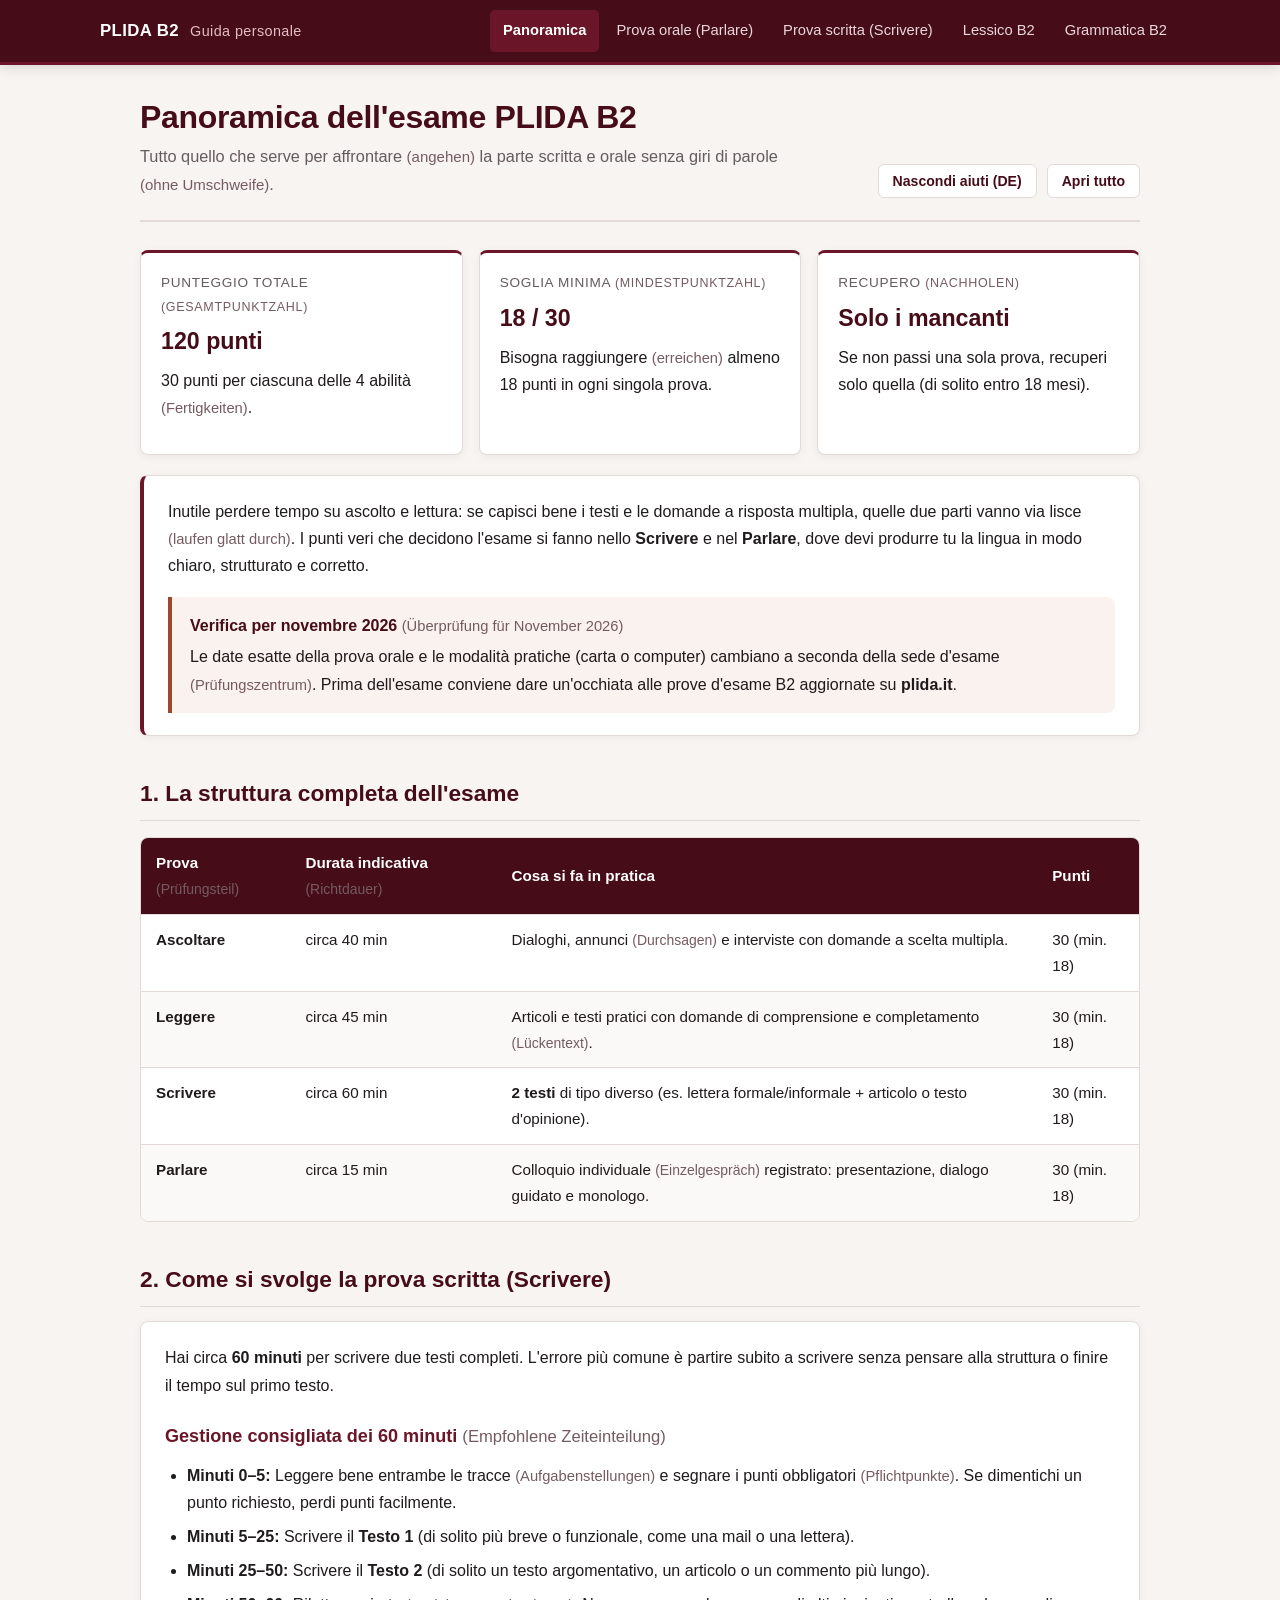
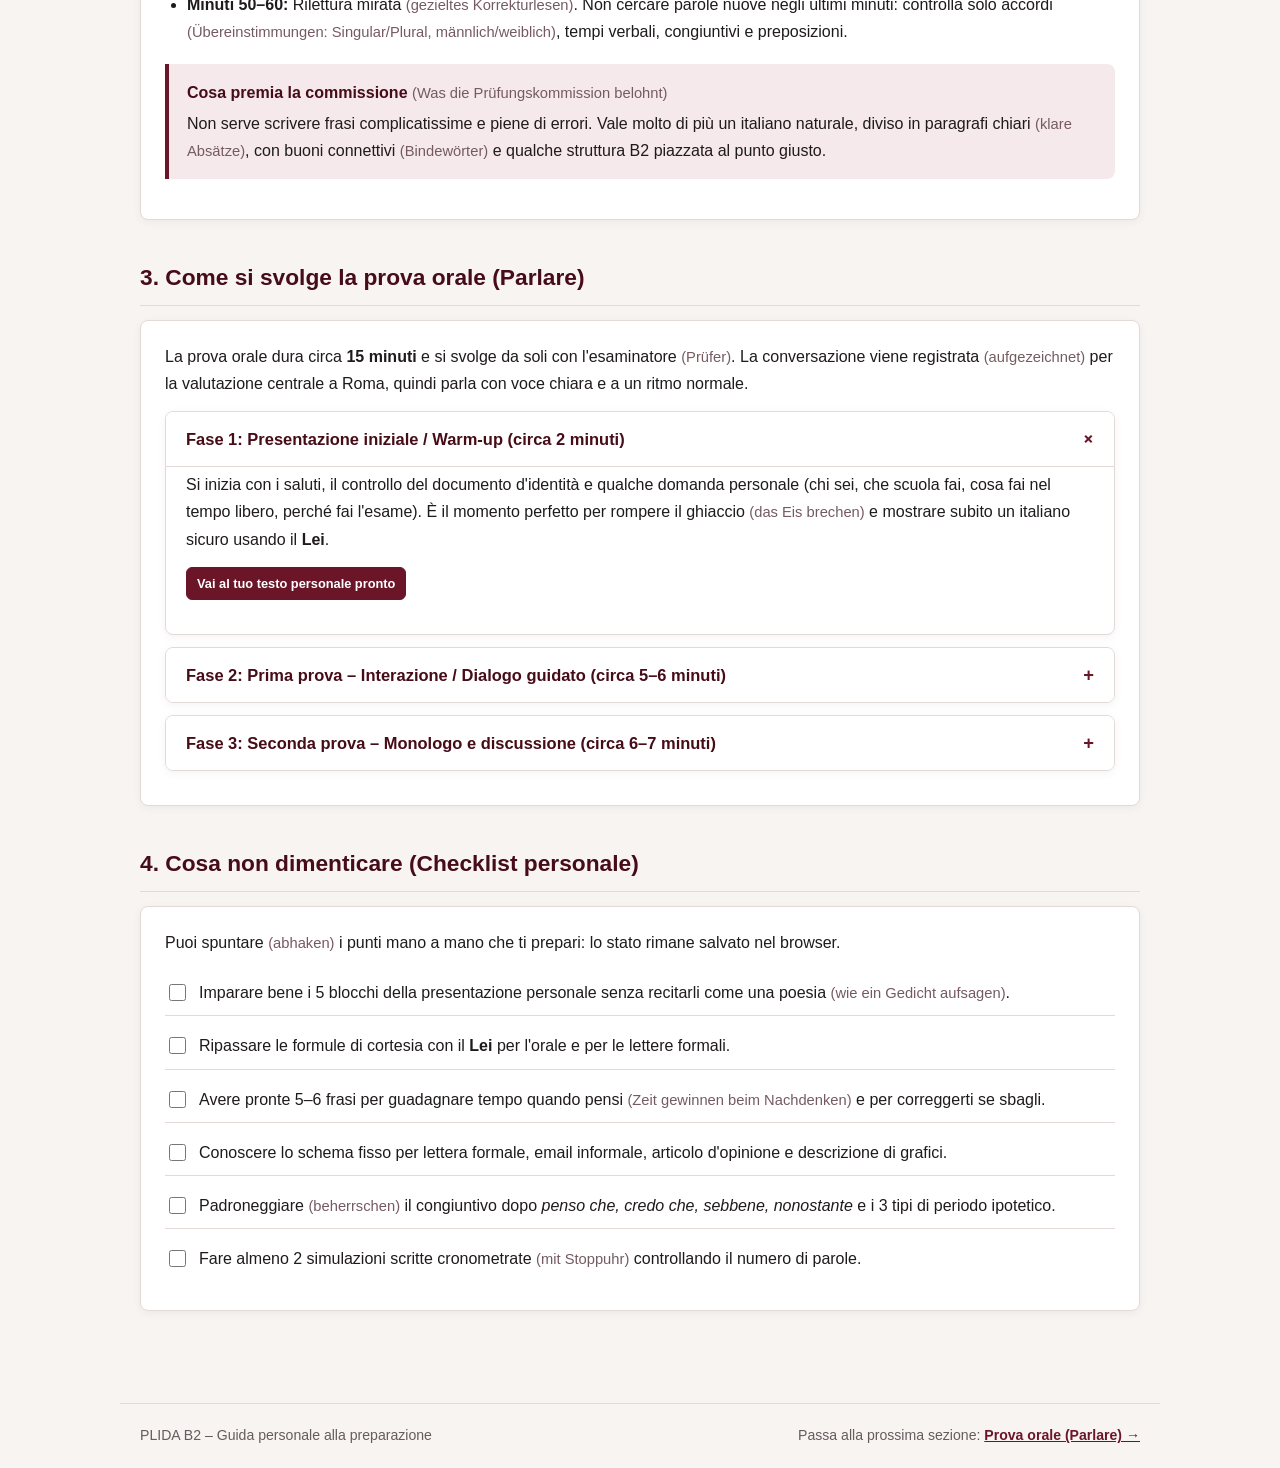
<file: index.html>
<!DOCTYPE html>
<html lang="it">
<head>
  <meta charset="UTF-8">
  <meta name="viewport" content="width=device-width, initial-scale=1.0">
  <title>PLIDA B2 – Panoramica e Struttura dell'Esame</title>
  <link rel="stylesheet" href="style.css">
</head>
<body>
  <header class="topbar">
    <div class="topbar-inner">
      <a href="index.html" class="brand">PLIDA B2 <span>Guida personale</span></a>
      <nav class="nav-links" aria-label="Navigazione principale">
        <a href="index.html" class="active">Panoramica</a>
        <a href="muendlich.html">Prova orale (Parlare)</a>
        <a href="schriftlich.html">Prova scritta (Scrivere)</a>
        <a href="wortschatz.html">Lessico B2</a>
        <a href="grammatik.html">Grammatica B2</a>
      </nav>
    </div>
  </header>

  <main class="container">
    <div class="page-header">
      <div>
        <h1>Panoramica dell'esame PLIDA B2</h1>
        <p class="page-subtitle">
          Tutto quello che serve per affrontare <span class="de">(angehen)</span> la parte scritta e orale senza giri di parole <span class="de">(ohne Umschweife)</span>.
        </p>
      </div>
      <div class="toolbar">
        <button id="toggle-de" class="btn btn-ghost" type="button">Nascondi aiuti (DE)</button>
        <button id="expand-all" class="btn btn-ghost" type="button">Apri tutto</button>
      </div>
    </div>

    <div class="grid-3">
      <div class="stat-card">
        <div class="stat-label">Punteggio totale <span class="de">(Gesamtpunktzahl)</span></div>
        <div class="stat-value">120 punti</div>
        <p>30 punti per ciascuna delle 4 abilità <span class="de">(Fertigkeiten)</span>.</p>
      </div>
      <div class="stat-card">
        <div class="stat-label">Soglia minima <span class="de">(Mindestpunktzahl)</span></div>
        <div class="stat-value">18 / 30</div>
        <p>Bisogna raggiungere <span class="de">(erreichen)</span> almeno 18 punti in ogni singola prova.</p>
      </div>
      <div class="stat-card">
        <div class="stat-label">Recupero <span class="de">(Nachholen)</span></div>
        <div class="stat-value">Solo i mancanti</div>
        <p>Se non passi una sola prova, recuperi solo quella (di solito entro 18 mesi).</p>
      </div>
    </div>

    <div class="card card-accent">
      <p>
        Inutile perdere tempo su ascolto e lettura: se capisci bene i testi e le domande a risposta multipla, quelle due parti vanno via lisce <span class="de">(laufen glatt durch)</span>. I punti veri che decidono l'esame si fanno nello <strong>Scrivere</strong> e nel <strong>Parlare</strong>, dove devi produrre tu la lingua in modo chiaro, strutturato e corretto.
      </p>
      <div class="callout callout-warn" style="margin-bottom: 0;">
        <span class="callout-title">Verifica per novembre 2026 <span class="de">(Überprüfung für November 2026)</span></span>
        Le date esatte della prova orale e le modalità pratiche (carta o computer) cambiano a seconda della sede d'esame <span class="de">(Prüfungszentrum)</span>. Prima dell'esame conviene dare un'occhiata alle prove d'esame B2 aggiornate su <strong>plida.it</strong>.
      </div>
    </div>

    <h2>1. La struttura completa dell'esame</h2>
    <div class="table-wrap">
      <table>
        <thead>
          <tr>
            <th>Prova <span class="de">(Prüfungsteil)</span></th>
            <th>Durata indicativa <span class="de">(Richtdauer)</span></th>
            <th>Cosa si fa in pratica</th>
            <th>Punti</th>
          </tr>
        </thead>
        <tbody>
          <tr>
            <td><strong>Ascoltare</strong></td>
            <td>circa 40 min</td>
            <td>Dialoghi, annunci <span class="de">(Durchsagen)</span> e interviste con domande a scelta multipla.</td>
            <td>30 (min. 18)</td>
          </tr>
          <tr>
            <td><strong>Leggere</strong></td>
            <td>circa 45 min</td>
            <td>Articoli e testi pratici con domande di comprensione e completamento <span class="de">(Lückentext)</span>.</td>
            <td>30 (min. 18)</td>
          </tr>
          <tr>
            <td><strong>Scrivere</strong></td>
            <td>circa 60 min</td>
            <td><strong>2 testi</strong> di tipo diverso (es. lettera formale/informale + articolo o testo d'opinione).</td>
            <td>30 (min. 18)</td>
          </tr>
          <tr>
            <td><strong>Parlare</strong></td>
            <td>circa 15 min</td>
            <td>Colloquio individuale <span class="de">(Einzelgespräch)</span> registrato: presentazione, dialogo guidato e monologo.</td>
            <td>30 (min. 18)</td>
          </tr>
        </tbody>
      </table>
    </div>

    <h2>2. Come si svolge la prova scritta (Scrivere)</h2>
    <div class="card">
      <p>
        Hai circa <strong>60 minuti</strong> per scrivere due testi completi. L'errore più comune è partire subito a scrivere senza pensare alla struttura o finire il tempo sul primo testo.
      </p>
      <h3>Gestione consigliata dei 60 minuti <span class="de">(Empfohlene Zeiteinteilung)</span></h3>
      <ul>
        <li><strong>Minuti 0–5:</strong> Leggere bene entrambe le tracce <span class="de">(Aufgabenstellungen)</span> e segnare i punti obbligatori <span class="de">(Pflichtpunkte)</span>. Se dimentichi un punto richiesto, perdi punti facilmente.</li>
        <li><strong>Minuti 5–25:</strong> Scrivere il <strong>Testo 1</strong> (di solito più breve o funzionale, come una mail o una lettera).</li>
        <li><strong>Minuti 25–50:</strong> Scrivere il <strong>Testo 2</strong> (di solito un testo argomentativo, un articolo o un commento più lungo).</li>
        <li><strong>Minuti 50–60:</strong> Rilettura mirata <span class="de">(gezieltes Korrekturlesen)</span>. Non cercare parole nuove negli ultimi minuti: controlla solo accordi <span class="de">(Übereinstimmungen: Singular/Plural, männlich/weiblich)</span>, tempi verbali, congiuntivi e preposizioni.</li>
      </ul>
      <div class="callout">
        <span class="callout-title">Cosa premia la commissione <span class="de">(Was die Prüfungskommission belohnt)</span></span>
        Non serve scrivere frasi complicatissime e piene di errori. Vale molto di più un italiano naturale, diviso in paragrafi chiari <span class="de">(klare Absätze)</span>, con buoni connettivi <span class="de">(Bindewörter)</span> e qualche struttura B2 piazzata al punto giusto.
      </div>
    </div>

    <h2>3. Come si svolge la prova orale (Parlare)</h2>
    <div class="card">
      <p>
        La prova orale dura circa <strong>15 minuti</strong> e si svolge da soli con l'esaminatore <span class="de">(Prüfer)</span>. La conversazione viene registrata <span class="de">(aufgezeichnet)</span> per la valutazione centrale a Roma, quindi parla con voce chiara e a un ritmo normale.
      </p>

      <div class="accordion open">
        <button class="accordion-header" type="button">
          <span>Fase 1: Presentazione iniziale / Warm-up (circa 2 minuti)</span>
          <span class="accordion-icon">+</span>
        </button>
        <div class="accordion-body">
          <p>
            Si inizia con i saluti, il controllo del documento d'identità e qualche domanda personale (chi sei, che scuola fai, cosa fai nel tempo libero, perché fai l'esame). È il momento perfetto per rompere il ghiaccio <span class="de">(das Eis brechen)</span> e mostrare subito un italiano sicuro usando il <strong>Lei</strong>.
          </p>
          <p><a href="muendlich.html" class="btn btn-small">Vai al tuo testo personale pronto</a></p>
        </div>
      </div>

      <div class="accordion">
        <button class="accordion-header" type="button">
          <span>Fase 2: Prima prova – Interazione / Dialogo guidato (circa 5–6 minuti)</span>
          <span class="accordion-icon">+</span>
        </button>
        <div class="accordion-body">
          <p>
            Ricevi una scheda <span class="de">(Aufgabenkarte)</span> con una situazione concreta: per esempio un reclamo <span class="de">(Reklamation)</span>, un problema da risolvere, un viaggio da organizzare o una decisione da prendere insieme. Qui l'esaminatore interpreta una parte e tu devi interagire, fare domande, proporre soluzioni e trovare un compromesso <span class="de">(Kompromiss)</span>.
          </p>
        </div>
      </div>

      <div class="accordion">
        <button class="accordion-header" type="button">
          <span>Fase 3: Seconda prova – Monologo e discussione (circa 6–7 minuti)</span>
          <span class="accordion-icon">+</span>
        </button>
        <div class="accordion-body">
          <p>
            Di solito puoi scegliere tra due o tre argomenti su una scheda (tecnologia, ambiente, lavoro, giovani, tempo libero, società). Prima parli da solo per circa <strong>3–4 minuti</strong> presentando il tema, i pro e i contro e la tua opinione. Subito dopo l'esaminatore ti fa 2 o 3 domande di approfondimento <span class="de">(vertiefende Rückfragen)</span>.
          </p>
        </div>
      </div>
    </div>

    <h2>4. Cosa non dimenticare (Checklist personale)</h2>
    <div class="card">
      <p>Puoi spuntare <span class="de">(abhaken)</span> i punti mano a mano che ti prepari: lo stato rimane salvato nel browser.</p>
      <ul class="checklist">
        <li>
          <input type="checkbox" id="chk-1">
          <label for="chk-1">Imparare bene i 5 blocchi della presentazione personale senza recitarli come una poesia <span class="de">(wie ein Gedicht aufsagen)</span>.</label>
        </li>
        <li>
          <input type="checkbox" id="chk-2">
          <label for="chk-2">Ripassare le formule di cortesia con il <strong>Lei</strong> per l'orale e per le lettere formali.</label>
        </li>
        <li>
          <input type="checkbox" id="chk-3">
          <label for="chk-3">Avere pronte 5–6 frasi per guadagnare tempo quando pensi <span class="de">(Zeit gewinnen beim Nachdenken)</span> e per correggerti se sbagli.</label>
        </li>
        <li>
          <input type="checkbox" id="chk-4">
          <label for="chk-4">Conoscere lo schema fisso per lettera formale, email informale, articolo d'opinione e descrizione di grafici.</label>
        </li>
        <li>
          <input type="checkbox" id="chk-5">
          <label for="chk-5">Padroneggiare <span class="de">(beherrschen)</span> il congiuntivo dopo <em>penso che, credo che, sebbene, nonostante</em> e i 3 tipi di periodo ipotetico.</label>
        </li>
        <li>
          <input type="checkbox" id="chk-6">
          <label for="chk-6">Fare almeno 2 simulazioni scritte cronometrate <span class="de">(mit Stoppuhr)</span> controllando il numero di parole.</label>
        </li>
      </ul>
    </div>
  </main>

  <footer class="footer">
    <span>PLIDA B2 – Guida personale alla preparazione</span>
    <span>Passa alla prossima sezione: <a href="muendlich.html" style="color: var(--accent); font-weight: 600;">Prova orale (Parlare) →</a></span>
  </footer>

  <script src="app.js"></script>
</body>
</html>
</file>
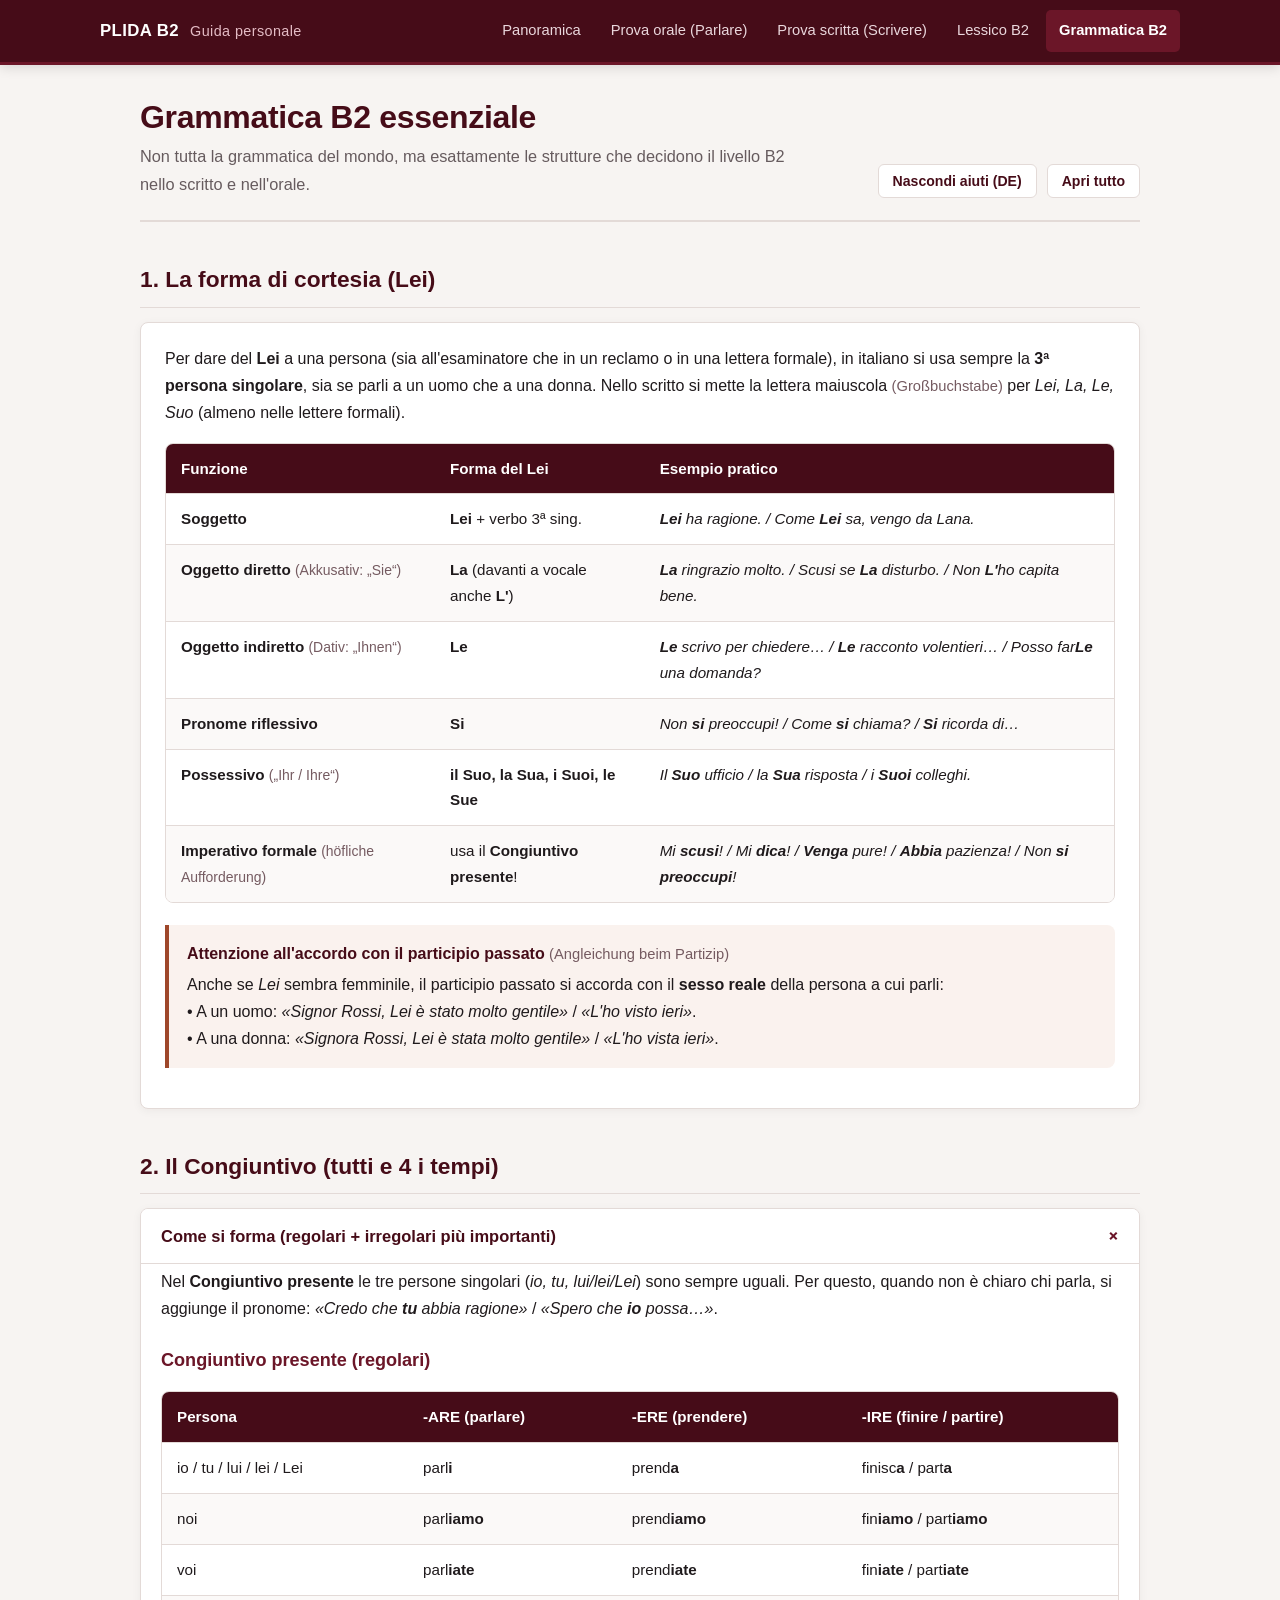
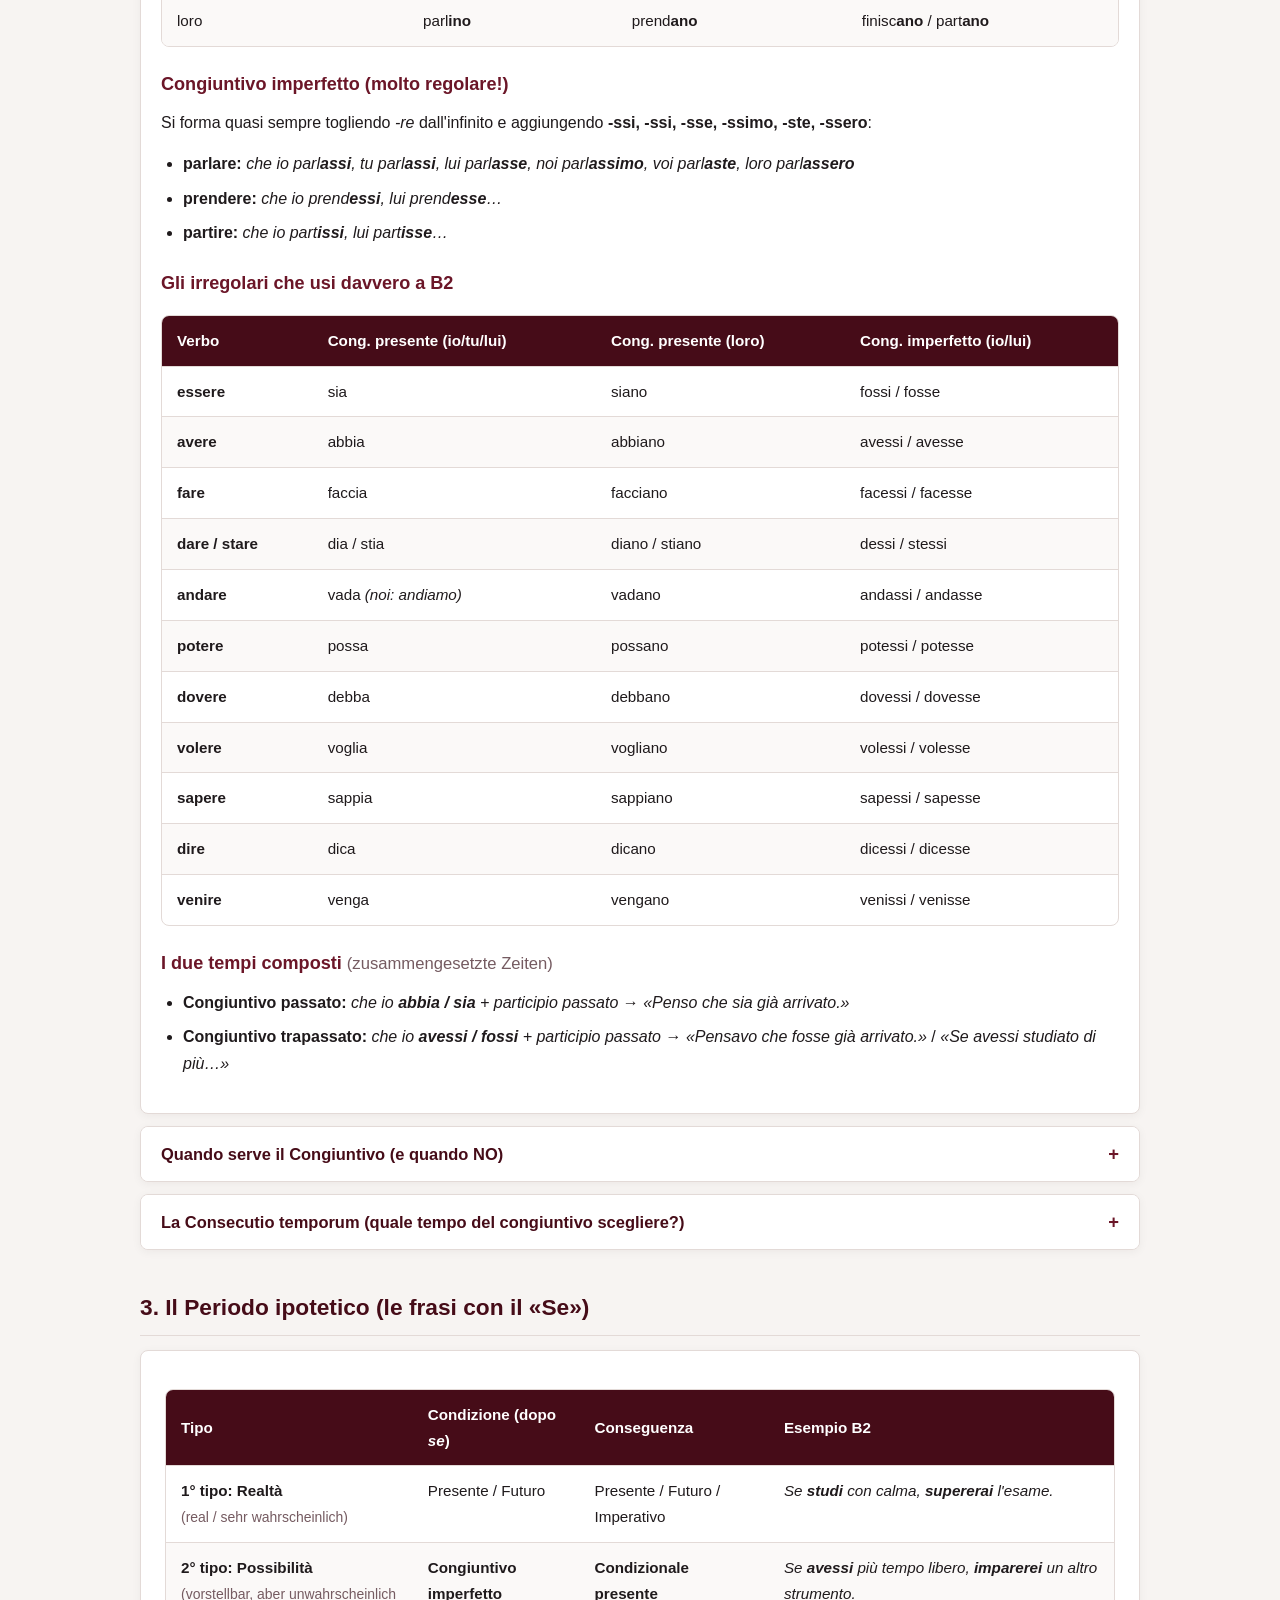
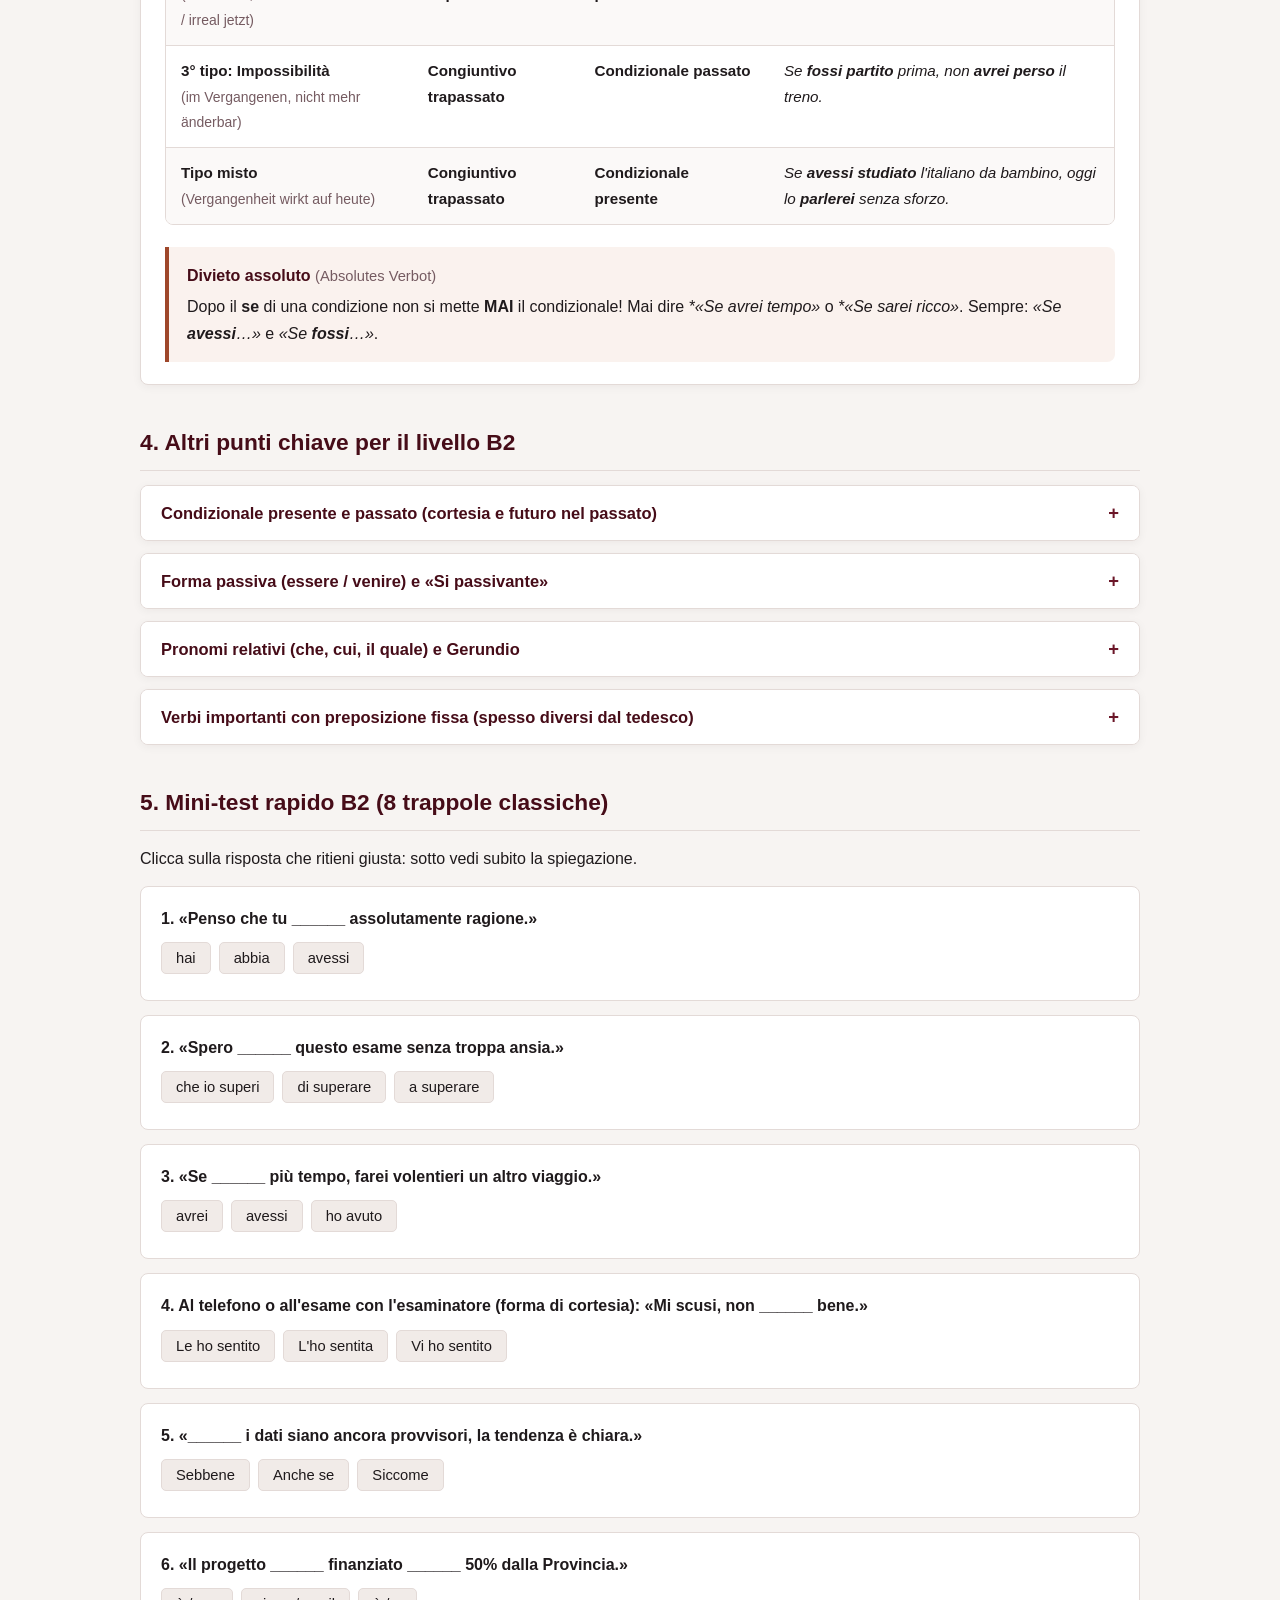
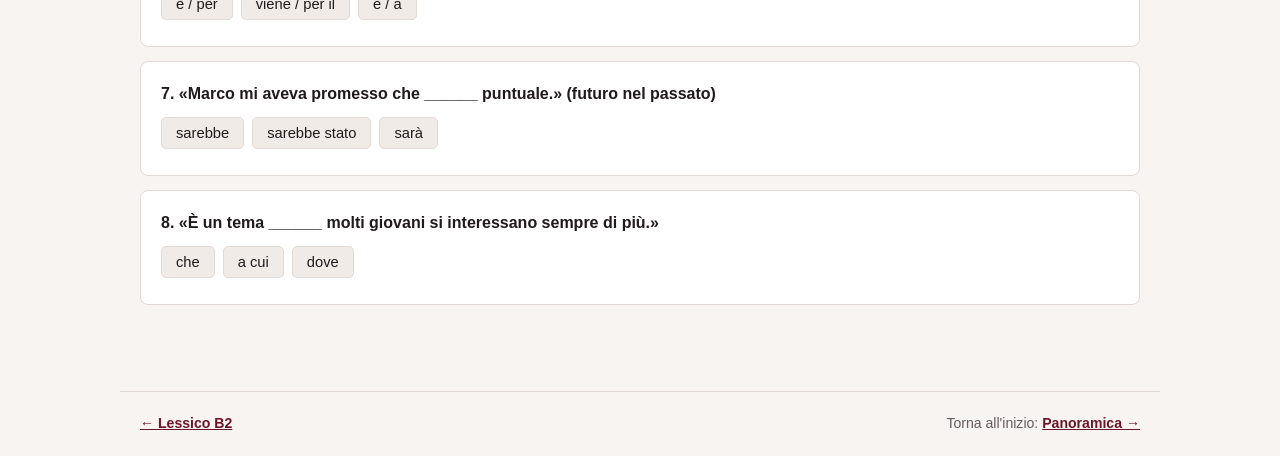
<file: grammatik.html>
<!DOCTYPE html>
<html lang="it">
<head>
  <meta charset="UTF-8">
  <meta name="viewport" content="width=device-width, initial-scale=1.0">
  <title>PLIDA B2 – Grammatica B2 essenziale</title>
  <link rel="stylesheet" href="style.css">
</head>
<body>
  <header class="topbar">
    <div class="topbar-inner">
      <a href="index.html" class="brand">PLIDA B2 <span>Guida personale</span></a>
      <nav class="nav-links" aria-label="Navigazione principale">
        <a href="index.html">Panoramica</a>
        <a href="muendlich.html">Prova orale (Parlare)</a>
        <a href="schriftlich.html">Prova scritta (Scrivere)</a>
        <a href="wortschatz.html">Lessico B2</a>
        <a href="grammatik.html" class="active">Grammatica B2</a>
      </nav>
    </div>
  </header>

  <main class="container">
    <div class="page-header">
      <div>
        <h1>Grammatica B2 essenziale</h1>
        <p class="page-subtitle">
          Non tutta la grammatica del mondo, ma esattamente le strutture che decidono il livello B2 nello scritto e nell'orale.
        </p>
      </div>
      <div class="toolbar">
        <button id="toggle-de" class="btn btn-ghost" type="button">Nascondi aiuti (DE)</button>
        <button id="expand-all" class="btn btn-ghost" type="button">Apri tutto</button>
      </div>
    </div>

    <!-- 1. LEI-FORM -->
    <h2>1. La forma di cortesia (Lei)</h2>
    <div class="card">
      <p>
        Per dare del <strong>Lei</strong> a una persona (sia all'esaminatore che in un reclamo o in una lettera formale), in italiano si usa sempre la <strong>3ª persona singolare</strong>, sia se parli a un uomo che a una donna. Nello scritto si mette la lettera maiuscola <span class="de">(Großbuchstabe)</span> per <em>Lei, La, Le, Suo</em> (almeno nelle lettere formali).
      </p>

      <div class="table-wrap">
        <table>
          <thead>
            <tr>
              <th>Funzione</th>
              <th>Forma del Lei</th>
              <th>Esempio pratico</th>
            </tr>
          </thead>
          <tbody>
            <tr>
              <td><strong>Soggetto</strong></td>
              <td><strong>Lei</strong> + verbo 3ª sing.</td>
              <td><em><strong>Lei</strong> ha ragione. / Come <strong>Lei</strong> sa, vengo da Lana.</em></td>
            </tr>
            <tr>
              <td><strong>Oggetto diretto</strong> <span class="de">(Akkusativ: „Sie“)</span></td>
              <td><strong>La</strong> (davanti a vocale anche <strong>L'</strong>)</td>
              <td><em><strong>La</strong> ringrazio molto. / Scusi se <strong>La</strong> disturbo. / Non <strong>L'</strong>ho capita bene.</em></td>
            </tr>
            <tr>
              <td><strong>Oggetto indiretto</strong> <span class="de">(Dativ: „Ihnen“)</span></td>
              <td><strong>Le</strong></td>
              <td><em><strong>Le</strong> scrivo per chiedere… / <strong>Le</strong> racconto volentieri… / Posso far<strong>Le</strong> una domanda?</em></td>
            </tr>
            <tr>
              <td><strong>Pronome riflessivo</strong></td>
              <td><strong>Si</strong></td>
              <td><em>Non <strong>si</strong> preoccupi! / Come <strong>si</strong> chiama? / <strong>Si</strong> ricorda di…</em></td>
            </tr>
            <tr>
              <td><strong>Possessivo</strong> <span class="de">(„Ihr / Ihre“)</span></td>
              <td><strong>il Suo, la Sua, i Suoi, le Sue</strong></td>
              <td><em>Il <strong>Suo</strong> ufficio / la <strong>Sua</strong> risposta / i <strong>Suoi</strong> colleghi.</em></td>
            </tr>
            <tr>
              <td><strong>Imperativo formale</strong> <span class="de">(höfliche Aufforderung)</span></td>
              <td>usa il <strong>Congiuntivo presente</strong>!</td>
              <td><em>Mi <strong>scusi</strong>! / Mi <strong>dica</strong>! / <strong>Venga</strong> pure! / <strong>Abbia</strong> pazienza! / Non <strong>si preoccupi</strong>!</em></td>
            </tr>
          </tbody>
        </table>
      </div>

      <div class="callout callout-warn">
        <span class="callout-title">Attenzione all'accordo con il participio passato <span class="de">(Angleichung beim Partizip)</span></span>
        Anche se <em>Lei</em> sembra femminile, il participio passato si accorda con il <strong>sesso reale</strong> della persona a cui parli:<br>
        • A un uomo: <em>«Signor Rossi, Lei è stato molto gentile»</em> / <em>«L'ho visto ieri»</em>.<br>
        • A una donna: <em>«Signora Rossi, Lei è stata molto gentile»</em> / <em>«L'ho vista ieri»</em>.
      </div>
    </div>

    <!-- 2. CONGIUNTIVO -->
    <h2>2. Il Congiuntivo (tutti e 4 i tempi)</h2>
    <div class="accordion open">
      <button class="accordion-header" type="button">
        <span>Come si forma (regolari + irregolari più importanti)</span>
        <span class="accordion-icon">+</span>
      </button>
      <div class="accordion-body">
        <p>
          Nel <strong>Congiuntivo presente</strong> le tre persone singolari (<em>io, tu, lui/lei/Lei</em>) sono sempre uguali. Per questo, quando non è chiaro chi parla, si aggiunge il pronome: <em>«Credo che <strong>tu</strong> abbia ragione»</em> / <em>«Spero che <strong>io</strong> possa…»</em>.
        </p>

        <h3>Congiuntivo presente (regolari)</h3>
        <div class="table-wrap">
          <table>
            <thead>
              <tr>
                <th>Persona</th>
                <th>-ARE (parlare)</th>
                <th>-ERE (prendere)</th>
                <th>-IRE (finire / partire)</th>
              </tr>
            </thead>
            <tbody>
              <tr>
                <td>io / tu / lui / lei / Lei</td>
                <td>parl<strong>i</strong></td>
                <td>prend<strong>a</strong></td>
                <td>finisc<strong>a</strong> / part<strong>a</strong></td>
              </tr>
              <tr>
                <td>noi</td>
                <td>parl<strong>iamo</strong></td>
                <td>prend<strong>iamo</strong></td>
                <td>fin<strong>iamo</strong> / part<strong>iamo</strong></td>
              </tr>
              <tr>
                <td>voi</td>
                <td>parl<strong>iate</strong></td>
                <td>prend<strong>iate</strong></td>
                <td>fin<strong>iate</strong> / part<strong>iate</strong></td>
              </tr>
              <tr>
                <td>loro</td>
                <td>parl<strong>ino</strong></td>
                <td>prend<strong>ano</strong></td>
                <td>finisc<strong>ano</strong> / part<strong>ano</strong></td>
              </tr>
            </tbody>
          </table>
        </div>

        <h3>Congiuntivo imperfetto (molto regolare!)</h3>
        <p>Si forma quasi sempre togliendo <em>-re</em> dall'infinito e aggiungendo <strong>-ssi, -ssi, -sse, -ssimo, -ste, -ssero</strong>:</p>
        <ul>
          <li><strong>parlare:</strong> <em>che io parl<strong>assi</strong>, tu parl<strong>assi</strong>, lui parl<strong>asse</strong>, noi parl<strong>assimo</strong>, voi parl<strong>aste</strong>, loro parl<strong>assero</strong></em></li>
          <li><strong>prendere:</strong> <em>che io prend<strong>essi</strong>, lui prend<strong>esse</strong>…</em></li>
          <li><strong>partire:</strong> <em>che io part<strong>issi</strong>, lui part<strong>isse</strong>…</em></li>
        </ul>

        <h3>Gli irregolari che usi davvero a B2</h3>
        <div class="table-wrap">
          <table>
            <thead>
              <tr>
                <th>Verbo</th>
                <th>Cong. presente (io/tu/lui)</th>
                <th>Cong. presente (loro)</th>
                <th>Cong. imperfetto (io/lui)</th>
              </tr>
            </thead>
            <tbody>
              <tr><td><strong>essere</strong></td><td>sia</td><td>siano</td><td>fossi / fosse</td></tr>
              <tr><td><strong>avere</strong></td><td>abbia</td><td>abbiano</td><td>avessi / avesse</td></tr>
              <tr><td><strong>fare</strong></td><td>faccia</td><td>facciano</td><td>facessi / facesse</td></tr>
              <tr><td><strong>dare / stare</strong></td><td>dia / stia</td><td>diano / stiano</td><td>dessi / stessi</td></tr>
              <tr><td><strong>andare</strong></td><td>vada <em>(noi: andiamo)</em></td><td>vadano</td><td>andassi / andasse</td></tr>
              <tr><td><strong>potere</strong></td><td>possa</td><td>possano</td><td>potessi / potesse</td></tr>
              <tr><td><strong>dovere</strong></td><td>debba</td><td>debbano</td><td>dovessi / dovesse</td></tr>
              <tr><td><strong>volere</strong></td><td>voglia</td><td>vogliano</td><td>volessi / volesse</td></tr>
              <tr><td><strong>sapere</strong></td><td>sappia</td><td>sappiano</td><td>sapessi / sapesse</td></tr>
              <tr><td><strong>dire</strong></td><td>dica</td><td>dicano</td><td>dicessi / dicesse</td></tr>
              <tr><td><strong>venire</strong></td><td>venga</td><td>vengano</td><td>venissi / venisse</td></tr>
            </tbody>
          </table>
        </div>

        <h3>I due tempi composti <span class="de">(zusammengesetzte Zeiten)</span></h3>
        <ul>
          <li><strong>Congiuntivo passato:</strong> <em>che io <strong>abbia / sia</strong> + participio passato</em> → <em>«Penso che sia già arrivato.»</em></li>
          <li><strong>Congiuntivo trapassato:</strong> <em>che io <strong>avessi / fossi</strong> + participio passato</em> → <em>«Pensavo che fosse già arrivato.»</em> / <em>«Se avessi studiato di più…»</em></li>
        </ul>
      </div>
    </div>

    <div class="accordion">
      <button class="accordion-header" type="button">
        <span>Quando serve il Congiuntivo (e quando NO)</span>
        <span class="accordion-icon">+</span>
      </button>
      <div class="accordion-body">
        <ul>
          <li><strong>Opinione, dubbio, speranza, paura:</strong> <em>penso che, credo che, ritengo che, dubito che, spero che, temo che, mi sembra che, non sono sicuro che</em>.</li>
          <li><strong>Forme impersonali:</strong> <em>è importante che, è necessario che, è probabile che, è un peccato che, bisogna che, vale la pena che</em>.</li>
          <li><strong>Congiunzioni fisse B2 (da sapere assolutamente):</strong>
            <ul>
              <li><em>sebbene / benché / nonostante</em> <span class="de">(obwohl)</span> → <em>«Sebbene piova, esco in bici.»</em></li>
              <li><em>affinché / perché</em> <span class="de">(damit)</span> → <em>«Te lo ripeto affinché tu lo capisca.»</em></li>
              <li><em>prima che</em> <span class="de">(bevor)</span> → <em>«Chiamami prima che tu parta.»</em></li>
              <li><em>senza che</em> <span class="de">(ohne dass)</span> → <em>«È uscito senza che nessuno lo vedesse.»</em></li>
              <li><em>a condizione che / purché</em> <span class="de">(unter der Bedingung, dass / sofern)</span></li>
              <li><em>a meno che non</em> <span class="de">(es sei denn, dass)</span> → <em>«Vengo, a meno che non ci sia un imprevisto.»</em></li>
            </ul>
          </li>
          <li><strong>Superlativo relativo o parola unica:</strong> <em>«È il libro più interessante che io abbia mai letto.»</em> / <em>«Cerco qualcuno che sappia programmare.»</em></li>
        </ul>

        <div class="callout callout-warn">
          <span class="callout-title">Regola fondamentale: stesso soggetto = niente Congiuntivo!</span>
          Se chi pensa e chi fa l'azione è la <strong>stessa persona</strong>, in italiano si usa <strong>di + infinito</strong> (non <em>che + congiuntivo</em>):<br>
          • Giusto: <em>«Penso <strong>di avere</strong> ragione.»</em> / <em>«Spero <strong>di passare</strong> l'esame.»</em><br>
          • Sbagliato: <em>«*Penso che io abbia ragione.»</em>
        </div>

        <p><strong>Quando invece si usa l'Indicativo normale:</strong> dopo <em>so che, è vero che, è chiaro che, sono sicuro che</em> (certezza) e dopo <em>secondo me</em> (senza <em>che</em>! Es. <em>«Secondo me è giusto»</em>).</p>
      </div>
    </div>

    <div class="accordion">
      <button class="accordion-header" type="button">
        <span>La Consecutio temporum (quale tempo del congiuntivo scegliere?)</span>
        <span class="accordion-icon">+</span>
      </button>
      <div class="accordion-body">
        <p>Sembra difficile, ma si riassume in quattro righe semplicissime:</p>
        <div class="table-wrap">
          <table>
            <thead>
              <tr>
                <th>Frase principale</th>
                <th>L'altra azione avviene adesso / dopo</th>
                <th>L'altra azione è avvenuta prima</th>
              </tr>
            </thead>
            <tbody>
              <tr>
                <td><strong>Presente o Futuro</strong><br><em>(Penso che… / Penserò che…)</em></td>
                <td><strong>Congiuntivo presente</strong><br><em>«Penso che lui <strong>abbia</strong> ragione.»</em></td>
                <td><strong>Congiuntivo passato</strong><br><em>«Penso che ieri lui <strong>abbia avuto</strong> ragione.»</em></td>
              </tr>
              <tr>
                <td><strong>Passato o Condizionale</strong><br><em>(Pensavo che… / Vorrei che…)</em></td>
                <td><strong>Congiuntivo imperfetto</strong><br><em>«Pensavo che lui <strong>avesse</strong> ragione.»</em><br><em>«Vorrei che tu <strong>fossi</strong> qui.»</em></td>
                <td><strong>Congiuntivo trapassato</strong><br><em>«Pensavo che lui <strong>avesse già finito</strong>.»</em><br><em>«Avrei preferito che non <strong>fosse partito</strong>.»</em></td>
              </tr>
            </tbody>
          </table>
        </div>
      </div>
    </div>

    <!-- 3. PERIODO IPOTETICO -->
    <h2>3. Il Periodo ipotetico (le frasi con il «Se»)</h2>
    <div class="card">
      <div class="table-wrap">
        <table>
          <thead>
            <tr>
              <th>Tipo</th>
              <th>Condizione (dopo <em>se</em>)</th>
              <th>Conseguenza</th>
              <th>Esempio B2</th>
            </tr>
          </thead>
          <tbody>
            <tr>
              <td><strong>1° tipo: Realtà</strong><br><span class="de">(real / sehr wahrscheinlich)</span></td>
              <td>Presente / Futuro</td>
              <td>Presente / Futuro / Imperativo</td>
              <td><em>Se <strong>studi</strong> con calma, <strong>supererai</strong> l'esame.</em></td>
            </tr>
            <tr>
              <td><strong>2° tipo: Possibilità</strong><br><span class="de">(vorstellbar, aber unwahrscheinlich / irreal jetzt)</span></td>
              <td><strong>Congiuntivo imperfetto</strong></td>
              <td><strong>Condizionale presente</strong></td>
              <td><em>Se <strong>avessi</strong> più tempo libero, <strong>imparerei</strong> un altro strumento.</em></td>
            </tr>
            <tr>
              <td><strong>3° tipo: Impossibilità</strong><br><span class="de">(im Vergangenen, nicht mehr änderbar)</span></td>
              <td><strong>Congiuntivo trapassato</strong></td>
              <td><strong>Condizionale passato</strong></td>
              <td><em>Se <strong>fossi partito</strong> prima, non <strong>avrei perso</strong> il treno.</em></td>
            </tr>
            <tr>
              <td><strong>Tipo misto</strong><br><span class="de">(Vergangenheit wirkt auf heute)</span></td>
              <td><strong>Congiuntivo trapassato</strong></td>
              <td><strong>Condizionale presente</strong></td>
              <td><em>Se <strong>avessi studiato</strong> l'italiano da bambino, oggi lo <strong>parlerei</strong> senza sforzo.</em></td>
            </tr>
          </tbody>
        </table>
      </div>
      <div class="callout callout-warn" style="margin-bottom: 0;">
        <span class="callout-title">Divieto assoluto <span class="de">(Absolutes Verbot)</span></span>
        Dopo il <strong>se</strong> di una condizione non si mette <strong>MAI</strong> il condizionale! Mai dire <em>*«Se avrei tempo»</em> o <em>*«Se sarei ricco»</em>. Sempre: <em>«Se <strong>avessi</strong>…»</em> e <em>«Se <strong>fossi</strong>…»</em>.
      </div>
    </div>

    <!-- 4. CONDIZIONALE, PASSIVO, RELATIVI, GERUNDIO -->
    <h2>4. Altri punti chiave per il livello B2</h2>
    <div class="accordion">
      <button class="accordion-header" type="button">
        <span>Condizionale presente e passato (cortesia e futuro nel passato)</span>
        <span class="accordion-icon">+</span>
      </button>
      <div class="accordion-body">
        <ul>
          <li><strong>Condizionale presente</strong> per chiedere con educazione, dare consigli o esprimere desideri: <em>«Potrebbe ripetere?», «Al posto tuo accetterei», «Mi piacerebbe lavorare all'estero».</em></li>
          <li><strong>Condizionale passato per il «futuro nel passato»</strong> <span class="de">(sehr wichtig für B2!)</span>: Quando racconti al passato una promessa o previsione sul futuro, in italiano devi usare il <strong>condizionale passato</strong> (in tedesco si usa spesso solo <em>würde</em>):<br>
          • Giusto: <em>«Mi ha detto che <strong>sarebbe arrivato</strong> alle cinque.»</em><br>
          • Sbagliato: <em>«*Mi ha detto che arriverebbe alle cinque.»</em></li>
        </ul>
      </div>
    </div>

    <div class="accordion">
      <button class="accordion-header" type="button">
        <span>Forma passiva (essere / venire) e «Si passivante»</span>
        <span class="accordion-icon">+</span>
      </button>
      <div class="accordion-body">
        <ul>
          <li><strong>Passivo con <em>essere</em> o <em>venire</em>:</strong> Nei tempi semplici (presente, imperfetto, futuro), usare <strong>venire + participio</strong> suona molto più elegante nei testi formali e nei grafici per descrivere un'azione: <em>«I dati <strong>vengono raccolti</strong> ogni anno.»</em> (Nei tempi composti si usa solo <em>essere</em>: <em>«I dati sono stati raccolti»</em>).</li>
          <li><strong>Si passivante:</strong> Molto usato per regole, grafici e frasi generali. Il verbo si accorda sempre con l'oggetto (singolare o plurale!):<br>
          • <em>«In questo ufficio <strong>si parla</strong> italiano.»</em> (singolare)<br>
          • <em>«Online <strong>si trovano</strong> molte informazioni utili.»</em> (plurale!)</li>
        </ul>
      </div>
    </div>

    <div class="accordion">
      <button class="accordion-header" type="button">
        <span>Pronomi relativi (che, cui, il quale) e Gerundio</span>
        <span class="accordion-icon">+</span>
      </button>
      <div class="accordion-body">
        <ul>
          <li><strong><em>che</em></strong> = soggetto o oggetto diretto (senza preposizione): <em>«Il corso <strong>che</strong> frequento è interessante.»</em></li>
          <li><strong><em>preposizione + cui</em></strong> = sempre dopo <em>a, di, da, in, con, su, per</em>: <em>«L'argomento <strong>di cui</strong> abbiamo parlato», «La città <strong>in cui</strong> vivo», «Il motivo <strong>per cui</strong> faccio l'esame».</em></li>
          <li><strong><em>il cui / la cui</em></strong> = genitivo („dessen / deren“): <em>«Un'azienda <strong>la cui</strong> sede è a Bolzano.»</em></li>
          <li><strong>Gerundio per accorciare le frasi</strong> <span class="de">(Satzverkürzung – elegantes B2)</span>:
            <ul>
              <li><em>«<strong>Studiando</strong> ogni giorno un po', si migliora velocemente.»</em> (= Se/Quando si studia…)</li>
              <li><em>«<strong>Avendo dimenticato</strong> l'abbonamento a casa, ho dovuto comprare un altro biglietto.»</em> (= Poiché avevo dimenticato…)</li>
            </ul>
          </li>
        </ul>
      </div>
    </div>

    <div class="accordion">
      <button class="accordion-header" type="button">
        <span>Verbi importanti con preposizione fissa (spesso diversi dal tedesco)</span>
        <span class="accordion-icon">+</span>
      </button>
      <div class="accordion-body">
        <div class="table-wrap">
          <table>
            <thead>
              <tr>
                <th>Verbo + preposizione</th>
                <th>Esempio</th>
                <th>Traduzione / Nota (DE)</th>
              </tr>
            </thead>
            <tbody>
              <tr><td><strong>pensare a</strong></td><td><em>Penso spesso al futuro.</em></td><td>an etwas denken</td></tr>
              <tr><td><strong>riuscire a + inf.</strong></td><td><em>Non riesco a dormire.</em></td><td>es schaffen / können</td></tr>
              <tr><td><strong>continuare a / iniziare a</strong></td><td><em>Continua a piovere.</em></td><td>weiterhin / anfangen zu</td></tr>
              <tr><td><strong>smettere di + inf.</strong></td><td><em>Ha smesso di fumare.</em></td><td>aufhören mit / zu</td></tr>
              <tr><td><strong>decidere di + inf.</strong></td><td><em>Ho deciso di partire.</em></td><td>beschließen zu</td></tr>
              <tr><td><strong>chiedere a qcn. di + inf.</strong></td><td><em>Le chiedo di inviarmi il modulo.</em></td><td>jemanden bitten, etwas zu tun</td></tr>
              <tr><td><strong>ringraziare qcn. per / di</strong></td><td><em>La ringrazio per la risposta.</em></td><td>jemandem danken für</td></tr>
              <tr><td><strong>occuparsi di</strong></td><td><em>Mi occupo di informatica.</em></td><td>sich kümmern um / beschäftigen mit</td></tr>
              <tr><td><strong>rendersi conto di</strong></td><td><em>Mi rendo conto del problema.</em></td><td>sich bewusst werden / merken</td></tr>
              <tr><td><strong>lamentarsi di</strong></td><td><em>Si lamentano del rumore.</em></td><td>sich beschweren über</td></tr>
              <tr><td><strong>fidarsi di</strong></td><td><em>Non mi fido di quel sito.</em></td><td>vertrauen (Dat.)</td></tr>
              <tr><td><strong>dipendere da</strong></td><td><em>Dipende dal tempo.</em></td><td>abhängen von</td></tr>
              <tr><td><strong>partecipare a</strong></td><td><em>Partecipo al concerto.</em></td><td>teilnehmen an</td></tr>
            </tbody>
          </table>
        </div>
      </div>
    </div>

    <!-- 5. MINI-TEST INTERATTIVO -->
    <h2>5. Mini-test rapido B2 (8 trappole classiche)</h2>
    <p>Clicca sulla risposta che ritieni giusta: sotto vedi subito la spiegazione.</p>

    <div class="quiz-box">
      <strong>1. «Penso che tu ______ assolutamente ragione.»</strong>
      <div class="quiz-options">
        <button class="quiz-btn" data-correct="0" data-note="Dopo «penso che» serve il congiuntivo, non l'indicativo.">hai</button>
        <button class="quiz-btn" data-correct="1" data-note="Dopo «penso che» si usa il congiuntivo presente: tu abbia.">abbia</button>
        <button class="quiz-btn" data-correct="0" data-note="Qui l'azione è presente, non al passato/ipotesi.">avessi</button>
      </div>
      <div class="quiz-feedback"></div>
    </div>

    <div class="quiz-box">
      <strong>2. «Spero ______ questo esame senza troppa ansia.»</strong>
      <div class="quiz-options">
        <button class="quiz-btn" data-correct="0" data-note="Attenzione: stesso soggetto (io spero / io supero) → niente «che + congiuntivo»!">che io superi</button>
        <button class="quiz-btn" data-correct="1" data-note="Esatto! Stesso soggetto = «di + infinito».">di superare</button>
        <button class="quiz-btn" data-correct="0" data-note="Con «sperare» serve la preposizione «di», non «a».">a superare</button>
      </div>
      <div class="quiz-feedback"></div>
    </div>

    <div class="quiz-box">
      <strong>3. «Se ______ più tempo, farei volentieri un altro viaggio.»</strong>
      <div class="quiz-options">
        <button class="quiz-btn" data-correct="0" data-note="Errore gravissimo! Dopo il «se» ipotetico non si usa mai il condizionale.">avrei</button>
        <button class="quiz-btn" data-correct="1" data-note="Perfetto: 2° tipo del periodo ipotetico = se + congiuntivo imperfetto.">avessi</button>
        <button class="quiz-btn" data-correct="0" data-note="Qui «farei» è al presente (2° tipo), non al passato.">ho avuto</button>
      </div>
      <div class="quiz-feedback"></div>
    </div>

    <div class="quiz-box">
      <strong>4. Al telefono o all'esame con l'esaminatore (forma di cortesia): «Mi scusi, non ______ bene.»</strong>
      <div class="quiz-options">
        <button class="quiz-btn" data-correct="0" data-note="«Le» è Dativ (Ihnen), ma «sentire qualcuno» regge l'oggetto diretto (Akkusativ).">Le ho sentito</button>
        <button class="quiz-btn" data-correct="1" data-note="Esatto: «sentire qualcuno» usa il pronome diretto La / L'.">L'ho sentita</button>
        <button class="quiz-btn" data-correct="0" data-note="«Vi» è il Voi, non il Lei.">Vi ho sentito</button>
      </div>
      <div class="quiz-feedback"></div>
    </div>

    <div class="quiz-box">
      <strong>5. «______ i dati siano ancora provvisori, la tendenza è chiara.»</strong>
      <div class="quiz-options">
        <button class="quiz-btn" data-correct="1" data-note="«Sebbene» regge correttamente il congiuntivo presente («siano»).">Sebbene</button>
        <button class="quiz-btn" data-correct="0" data-note="«Anche se» di regola non vuole il congiuntivo presente, ma l'indicativo («sono»).">Anche se</button>
        <button class="quiz-btn" data-correct="0" data-note="«Siccome» esprime causa (weil/da), non contrasto.">Siccome</button>
      </div>
      <div class="quiz-feedback"></div>
    </div>

    <div class="quiz-box">
      <strong>6. «Il progetto ______ finanziato ______ 50% dalla Provincia.»</strong>
      <div class="quiz-options">
        <button class="quiz-btn" data-correct="0" data-note="Davanti alle percentuali in italiano serve sempre l'articolo!">è / per</button>
        <button class="quiz-btn" data-correct="1" data-note="Esatto: «per il 50%» con l'articolo determinativo.">viene / per il</button>
        <button class="quiz-btn" data-correct="0" data-note="«a 50%» senza articolo è scorretto.">è / a</button>
      </div>
      <div class="quiz-feedback"></div>
    </div>

    <div class="quiz-box">
      <strong>7. «Marco mi aveva promesso che ______ puntuale.» (futuro nel passato)</strong>
      <div class="quiz-options">
        <button class="quiz-btn" data-correct="0" data-note="Dopo un verbo al passato, il futuro nel passato in italiano richiede il condizionale passato.">sarebbe</button>
        <button class="quiz-btn" data-correct="1" data-note="Perfetto! Promessa al passato → condizionale passato («sarebbe stato»).">sarebbe stato</button>
        <button class="quiz-btn" data-correct="0" data-note="Il futuro semplice non si usa per un futuro visto dal passato.">sarà</button>
      </div>
      <div class="quiz-feedback"></div>
    </div>

    <div class="quiz-box">
      <strong>8. «È un tema ______ molti giovani si interessano sempre di più.»</strong>
      <div class="quiz-options">
        <button class="quiz-btn" data-correct="0" data-note="«Interessarsi» regge «a» (o «di»), quindi serve la preposizione prima di «cui».">che</button>
        <button class="quiz-btn" data-correct="1" data-note="Esatto: interessarsi a qualcosa → «a cui» (oppure «di cui»).">a cui</button>
        <button class="quiz-btn" data-correct="0" data-note="«dove» si usa solo per luoghi fisici.">dove</button>
      </div>
      <div class="quiz-feedback"></div>
    </div>
  </main>

  <footer class="footer">
    <span><a href="wortschatz.html" style="color: var(--accent); font-weight: 600;">← Lessico B2</a></span>
    <span>Torna all'inizio: <a href="index.html" style="color: var(--accent); font-weight: 600;">Panoramica →</a></span>
  </footer>

  <script src="app.js"></script>
</body>
</html>
</file>
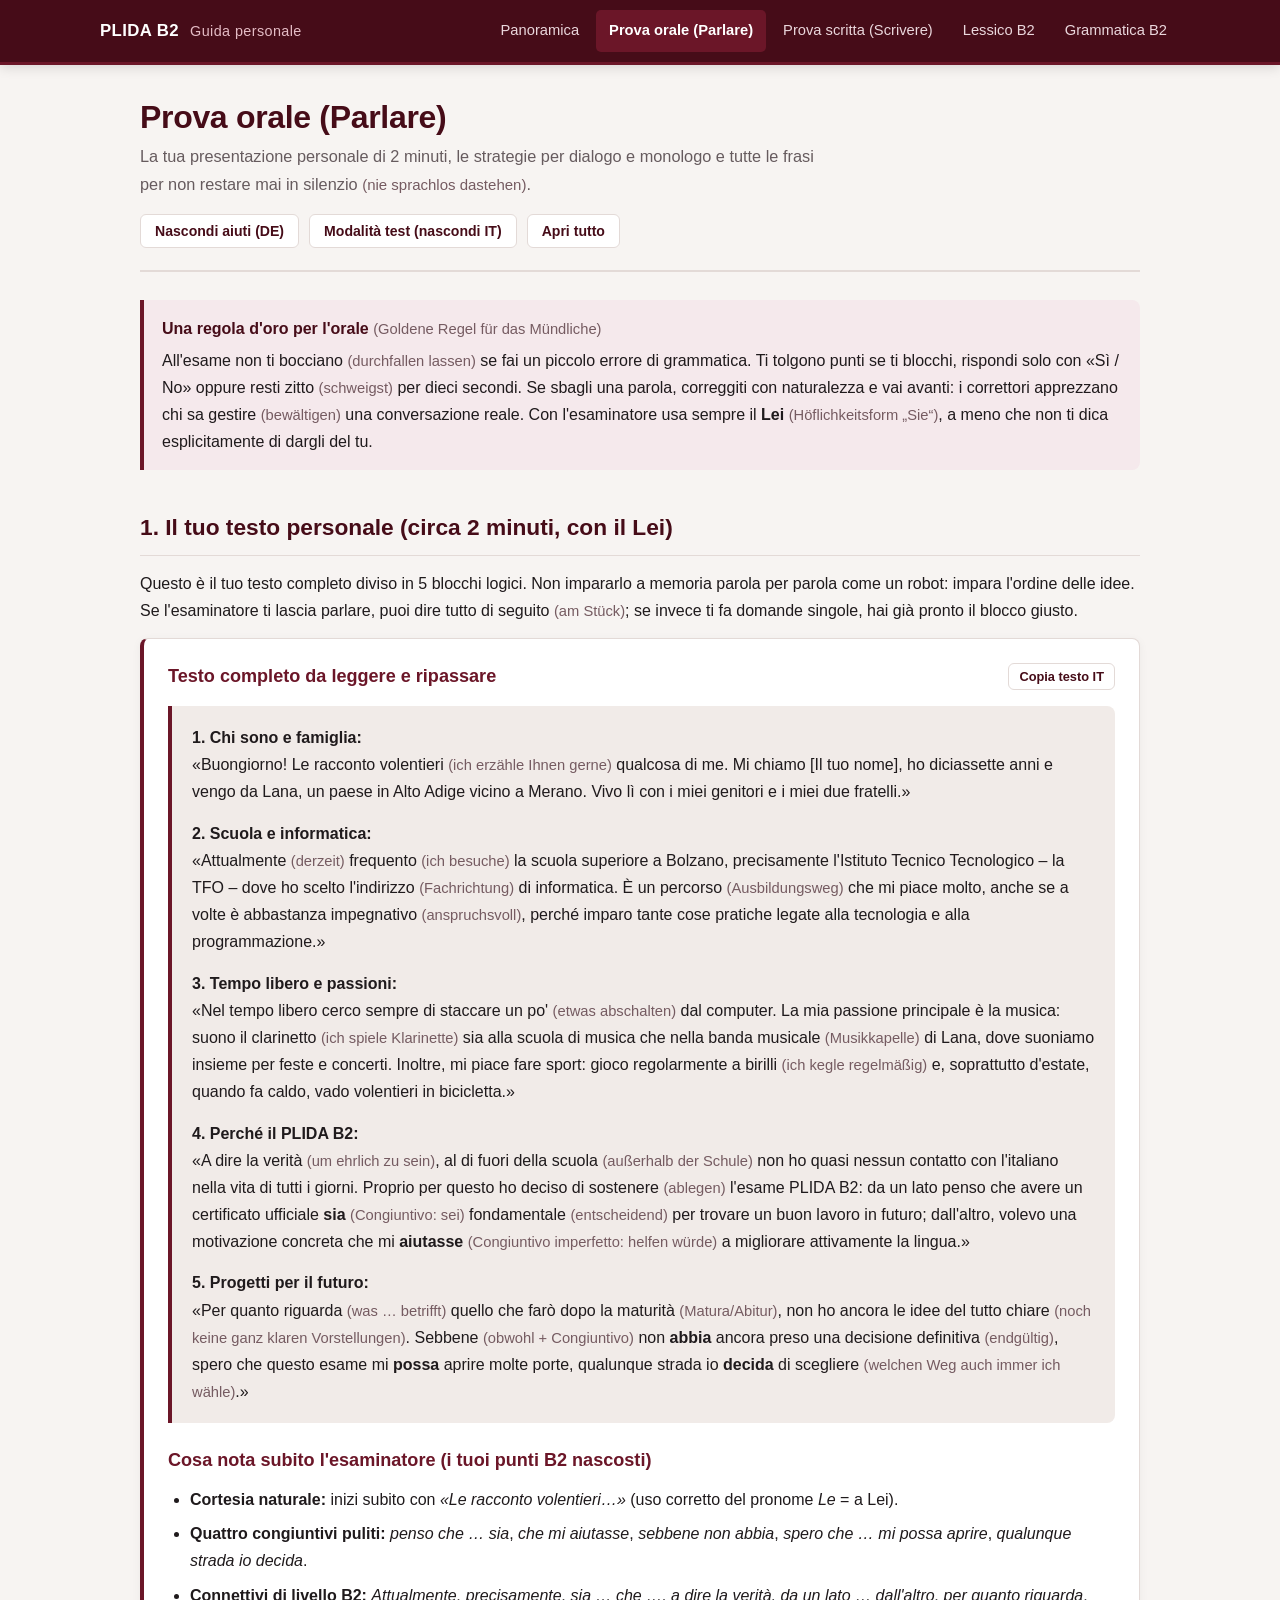
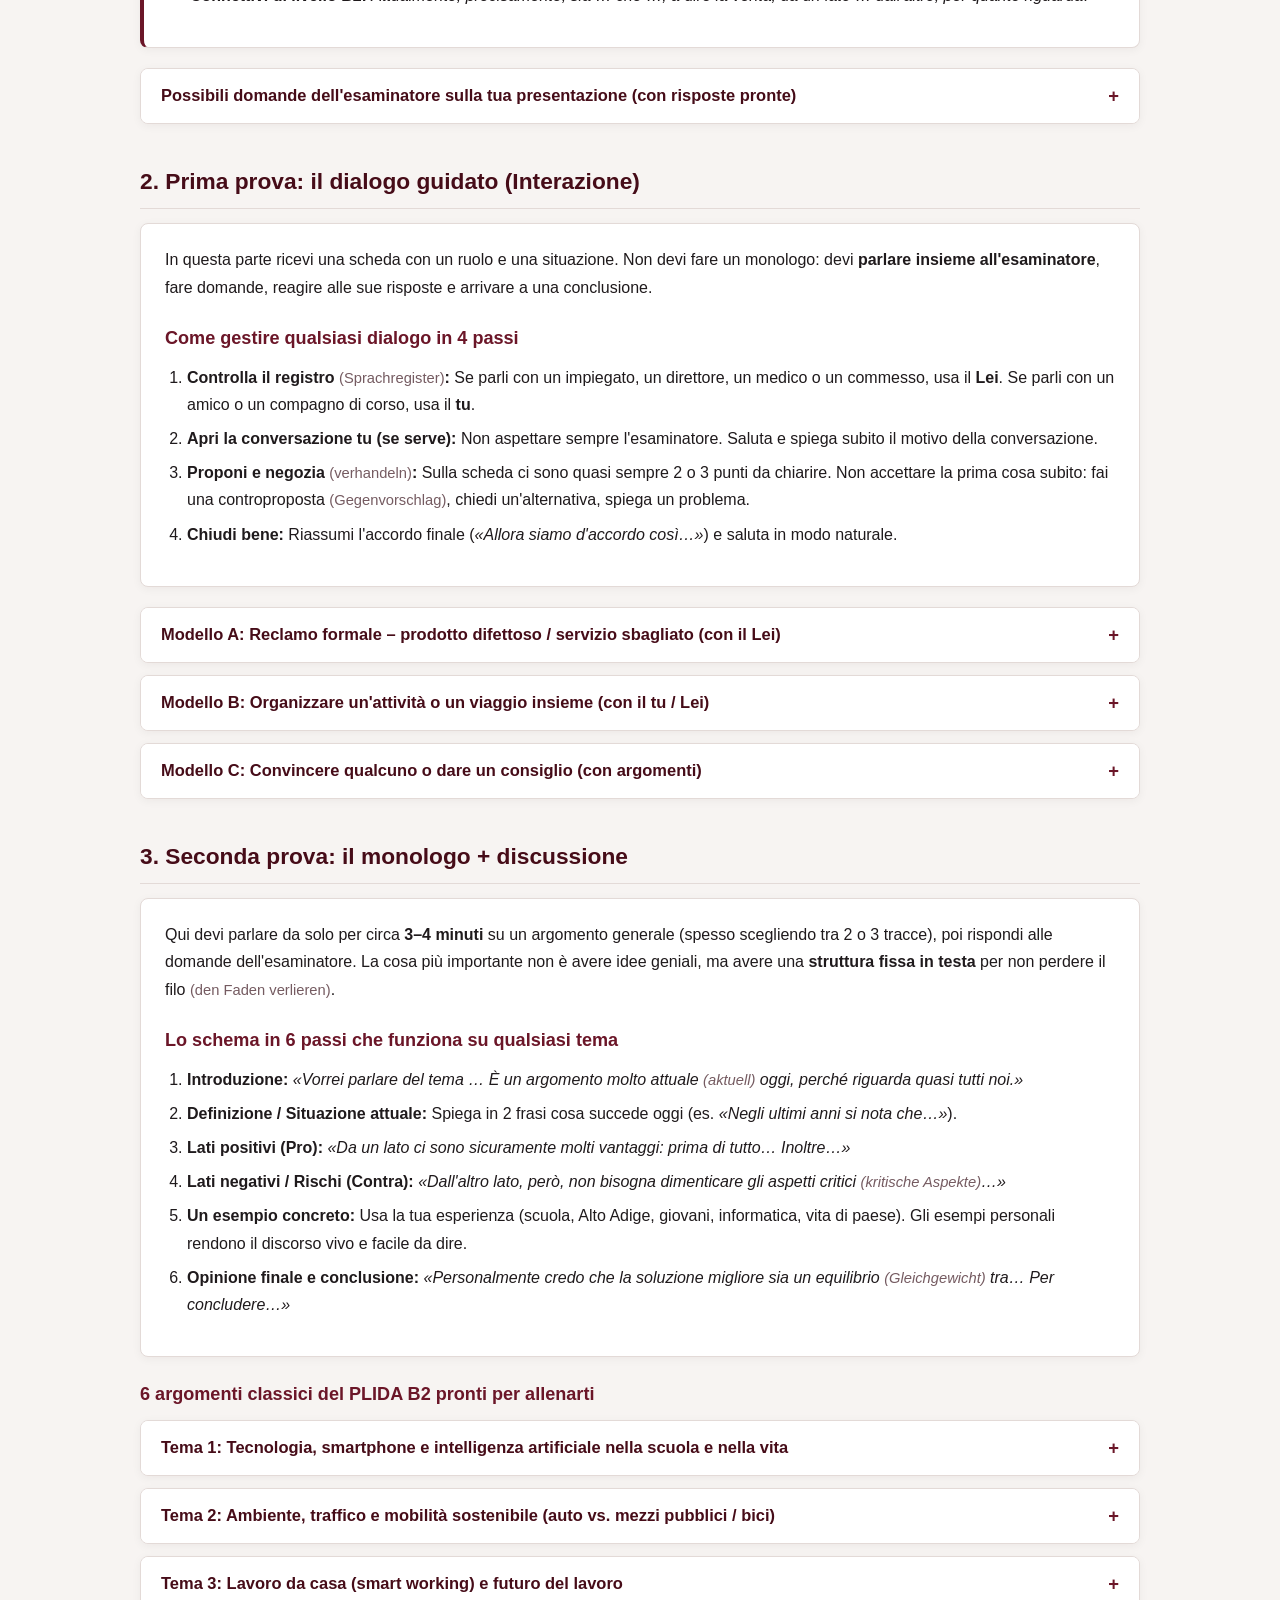
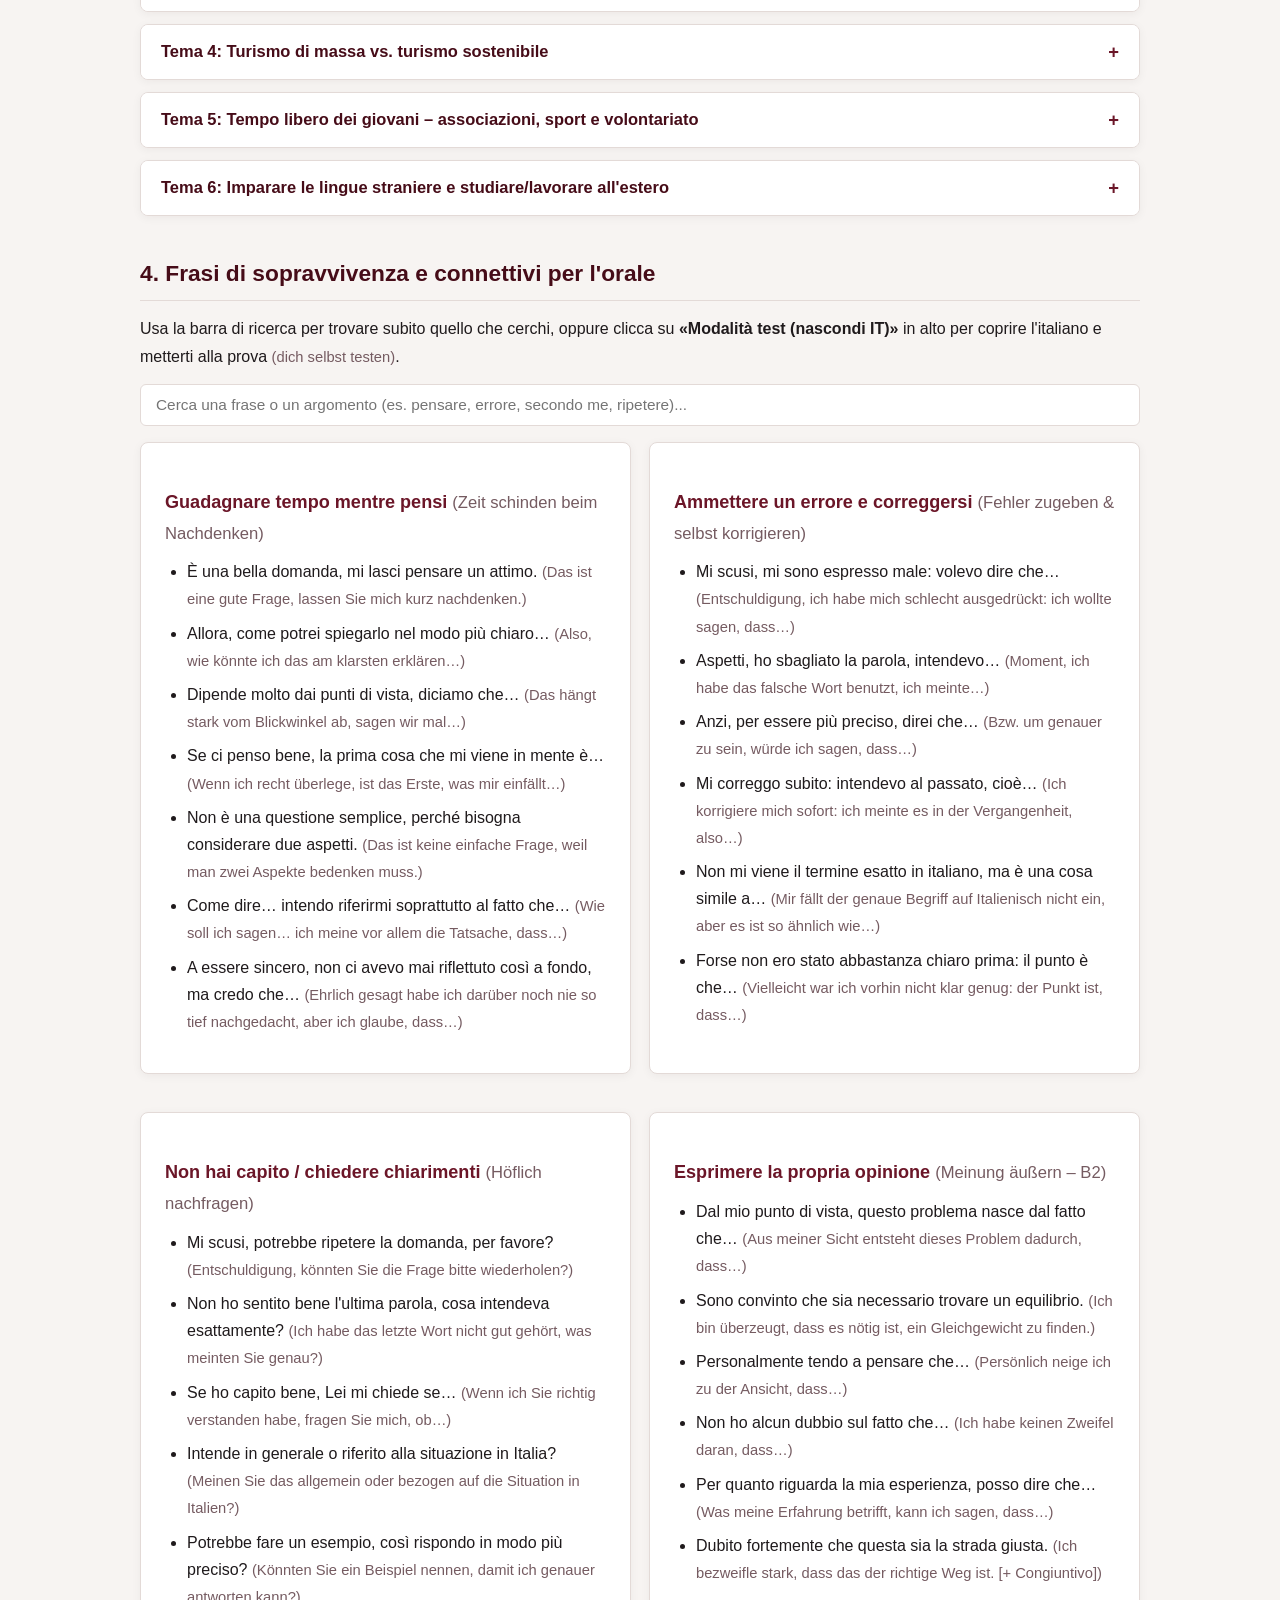
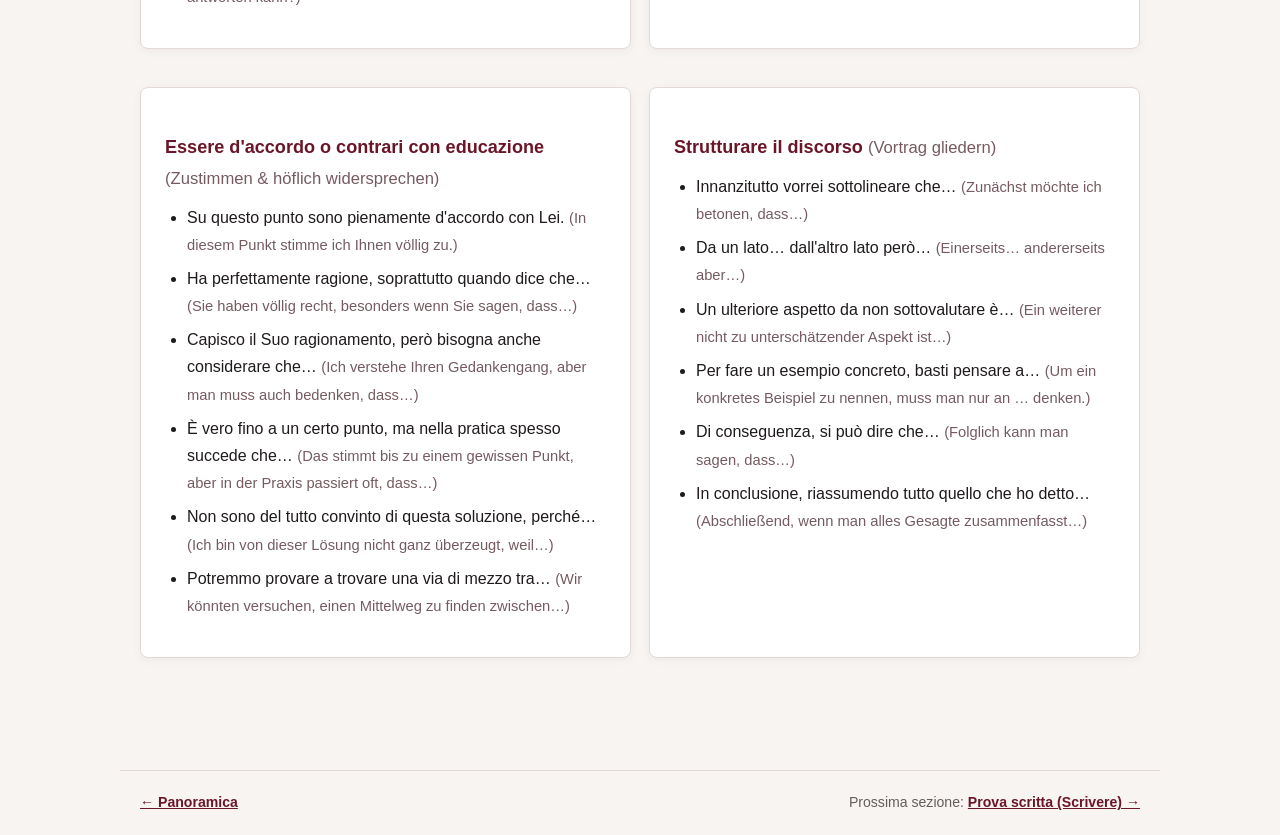
<file: muendlich.html>
<!DOCTYPE html>
<html lang="it">
<head>
  <meta charset="UTF-8">
  <meta name="viewport" content="width=device-width, initial-scale=1.0">
  <title>PLIDA B2 – Prova orale (Parlare)</title>
  <link rel="stylesheet" href="style.css">
</head>
<body>
  <header class="topbar">
    <div class="topbar-inner">
      <a href="index.html" class="brand">PLIDA B2 <span>Guida personale</span></a>
      <nav class="nav-links" aria-label="Navigazione principale">
        <a href="index.html">Panoramica</a>
        <a href="muendlich.html" class="active">Prova orale (Parlare)</a>
        <a href="schriftlich.html">Prova scritta (Scrivere)</a>
        <a href="wortschatz.html">Lessico B2</a>
        <a href="grammatik.html">Grammatica B2</a>
      </nav>
    </div>
  </header>

  <main class="container">
    <div class="page-header">
      <div>
        <h1>Prova orale (Parlare)</h1>
        <p class="page-subtitle">
          La tua presentazione personale di 2 minuti, le strategie per dialogo e monologo e tutte le frasi per non restare mai in silenzio <span class="de">(nie sprachlos dastehen)</span>.
        </p>
      </div>
      <div class="toolbar">
        <button id="toggle-de" class="btn btn-ghost" type="button">Nascondi aiuti (DE)</button>
        <button id="toggle-learn" class="btn btn-ghost" type="button">Modalità test (nascondi IT)</button>
        <button id="expand-all" class="btn btn-ghost" type="button">Apri tutto</button>
      </div>
    </div>

    <div class="callout">
      <span class="callout-title">Una regola d'oro per l'orale <span class="de">(Goldene Regel für das Mündliche)</span></span>
      All'esame non ti bocciano <span class="de">(durchfallen lassen)</span> se fai un piccolo errore di grammatica. Ti tolgono punti se ti blocchi, rispondi solo con «Sì / No» oppure resti zitto <span class="de">(schweigst)</span> per dieci secondi. Se sbagli una parola, correggiti con naturalezza e vai avanti: i correttori apprezzano chi sa gestire <span class="de">(bewältigen)</span> una conversazione reale. Con l'esaminatore usa sempre il <strong>Lei</strong> <span class="de">(Höflichkeitsform „Sie“)</span>, a meno che non ti dica esplicitamente di dargli del tu.
    </div>

    <h2>1. Il tuo testo personale (circa 2 minuti, con il Lei)</h2>
    <p>
      Questo è il tuo testo completo diviso in 5 blocchi logici. Non impararlo a memoria parola per parola come un robot: impara l'ordine delle idee. Se l'esaminatore ti lascia parlare, puoi dire tutto di seguito <span class="de">(am Stück)</span>; se invece ti fa domande singole, hai già pronto il blocco giusto.
    </p>

    <div class="card card-accent">
      <div style="display: flex; justify-content: space-between; align-items: center; flex-wrap: wrap; gap: 10px; margin-bottom: 10px;">
        <h3 style="margin: 0;">Testo completo da leggere e ripassare</h3>
        <button class="btn btn-small btn-ghost copy-btn" data-copy-target="intro-full" type="button">Copia testo IT</button>
      </div>

      <div id="intro-full" class="example-box">
        <p>
          <strong>1. Chi sono e famiglia:</strong><br>
          «Buongiorno! Le racconto volentieri <span class="de">(ich erzähle Ihnen gerne)</span> qualcosa di me. Mi chiamo [Il tuo nome], ho diciassette anni e vengo da Lana, un paese in Alto Adige vicino a Merano. Vivo lì con i miei genitori e i miei due fratelli.»
        </p>
        <p>
          <strong>2. Scuola e informatica:</strong><br>
          «Attualmente <span class="de">(derzeit)</span> frequento <span class="de">(ich besuche)</span> la scuola superiore a Bolzano, precisamente l'Istituto Tecnico Tecnologico – la TFO – dove ho scelto l'indirizzo <span class="de">(Fachrichtung)</span> di informatica. È un percorso <span class="de">(Ausbildungsweg)</span> che mi piace molto, anche se a volte è abbastanza impegnativo <span class="de">(anspruchsvoll)</span>, perché imparo tante cose pratiche legate alla tecnologia e alla programmazione.»
        </p>
        <p>
          <strong>3. Tempo libero e passioni:</strong><br>
          «Nel tempo libero cerco sempre di staccare un po' <span class="de">(etwas abschalten)</span> dal computer. La mia passione principale è la musica: suono il clarinetto <span class="de">(ich spiele Klarinette)</span> sia alla scuola di musica che nella banda musicale <span class="de">(Musikkapelle)</span> di Lana, dove suoniamo insieme per feste e concerti. Inoltre, mi piace fare sport: gioco regolarmente a birilli <span class="de">(ich kegle regelmäßig)</span> e, soprattutto d'estate, quando fa caldo, vado volentieri in bicicletta.»
        </p>
        <p>
          <strong>4. Perché il PLIDA B2:</strong><br>
          «A dire la verità <span class="de">(um ehrlich zu sein)</span>, al di fuori della scuola <span class="de">(außerhalb der Schule)</span> non ho quasi nessun contatto con l'italiano nella vita di tutti i giorni. Proprio per questo ho deciso di sostenere <span class="de">(ablegen)</span> l'esame PLIDA B2: da un lato penso che avere un certificato ufficiale <strong>sia</strong> <span class="de">(Congiuntivo: sei)</span> fondamentale <span class="de">(entscheidend)</span> per trovare un buon lavoro in futuro; dall'altro, volevo una motivazione concreta che mi <strong>aiutasse</strong> <span class="de">(Congiuntivo imperfetto: helfen würde)</span> a migliorare attivamente la lingua.»
        </p>
        <p>
          <strong>5. Progetti per il futuro:</strong><br>
          «Per quanto riguarda <span class="de">(was … betrifft)</span> quello che farò dopo la maturità <span class="de">(Matura/Abitur)</span>, non ho ancora le idee del tutto chiare <span class="de">(noch keine ganz klaren Vorstellungen)</span>. Sebbene <span class="de">(obwohl + Congiuntivo)</span> non <strong>abbia</strong> ancora preso una decisione definitiva <span class="de">(endgültig)</span>, spero che questo esame mi <strong>possa</strong> aprire molte porte, qualunque strada io <strong>decida</strong> di scegliere <span class="de">(welchen Weg auch immer ich wähle)</span>.»
        </p>
      </div>

      <h3>Cosa nota subito l'esaminatore (i tuoi punti B2 nascosti)</h3>
      <ul>
        <li><strong>Cortesia naturale:</strong> inizi subito con <em>«Le racconto volentieri…»</em> (uso corretto del pronome <em>Le</em> = a Lei).</li>
        <li><strong>Quattro congiuntivi puliti:</strong> <em>penso che … sia</em>, <em>che mi aiutasse</em>, <em>sebbene non abbia</em>, <em>spero che … mi possa aprire</em>, <em>qualunque strada io decida</em>.</li>
        <li><strong>Connettivi di livello B2:</strong> <em>Attualmente, precisamente, sia … che …, a dire la verità, da un lato … dall'altro, per quanto riguarda</em>.</li>
      </ul>
    </div>

    <div class="accordion">
      <button class="accordion-header" type="button">
        <span>Possibili domande dell'esaminatore sulla tua presentazione (con risposte pronte)</span>
        <span class="accordion-icon">+</span>
      </button>
      <div class="accordion-body">
        <p>Capita spesso che l'esaminatore ti interrompa con una domanda simpatica per vedere se sai reagire in modo spontaneo. Ecco le più probabili:</p>
        <ul>
          <li>
            <strong>«Che tipo di musica suonate nella banda di Lana?»</strong> <span class="de">(Welche Art Musik spielt ihr in der Kapelle?)</span><br>
            → <span class="it-phrase">«Suoniamo soprattutto musica tradizionale altoatesina, ma anche brani <span class="de">(Stücke)</span> moderni e colonne sonore <span class="de">(Filmmusik)</span> di film, che a me piacciono molto.»</span>
          </li>
          <li>
            <strong>«Come mai ha così poco contatto con l'italiano vivendo in Alto Adige?»</strong> <span class="de">(Wie kommt es, dass Sie in Südtirol so wenig Kontakt mit Italienisch haben?)</span><br>
            → <span class="it-phrase">«Come Lei forse sa, nei paesi piccoli come Lana quasi tutti parlano tedesco nella vita quotidiana <span class="de">(im Alltag)</span>. L'italiano si usa di più a Bolzano o sul lavoro, ed è proprio per questo che voglio esercitarmi <span class="de">(üben)</span> adesso.»</span>
          </li>
          <li>
            <strong>«Cosa Le piace di più dell'informatica?»</strong> <span class="de">(Was gefällt Ihnen an Informatik am besten?)</span><br>
            → <span class="it-phrase">«Mi piace il lato pratico <span class="de">(praktische Seite)</span>, cioè risolvere problemi logici e capire come funzionano i programmi dietro le quinte <span class="de">(hinter den Kulissen)</span>, invece di usarli e basta <span class="de">(nur)</span>.»</span>
          </li>
          <li>
            <strong>«I suoi fratelli sono più grandi o più piccoli di Lei?»</strong> <span class="de">(Sind Ihre Brüder älter oder jünger als Sie?)</span><br>
            → <em>(Qui adatti semplicemente: «Uno è più grande e l'altro è più piccolo» oppure «Sono entrambi più grandi/piccoli di me» – così mostri anche comparativi naturali.)</em>
          </li>
          <li>
            <strong>«Ha già fatto qualche viaggio o esperienza in altre regioni d'Italia?»</strong> <span class="de">(Waren Sie schon in anderen Regionen Italiens?)</span><br>
            → <span class="it-phrase">«Sì, sono stato alcune volte in vacanza al mare, per esempio sul Lago di Garda o sull'Adriatico, dove ogni tanto ho provato a ordinare al ristorante o a parlare in italiano.»</span>
          </li>
        </ul>
      </div>
    </div>

    <h2>2. Prima prova: il dialogo guidato (Interazione)</h2>
    <div class="card">
      <p>
        In questa parte ricevi una scheda con un ruolo e una situazione. Non devi fare un monologo: devi <strong>parlare insieme all'esaminatore</strong>, fare domande, reagire alle sue risposte e arrivare a una conclusione.
      </p>
      <h3>Come gestire qualsiasi dialogo in 4 passi</h3>
      <ol>
        <li><strong>Controlla il registro <span class="de">(Sprachregister)</span>:</strong> Se parli con un impiegato, un direttore, un medico o un commesso, usa il <strong>Lei</strong>. Se parli con un amico o un compagno di corso, usa il <strong>tu</strong>.</li>
        <li><strong>Apri la conversazione tu (se serve):</strong> Non aspettare sempre l'esaminatore. Saluta e spiega subito il motivo della conversazione.</li>
        <li><strong>Proponi e negozia <span class="de">(verhandeln)</span>:</strong> Sulla scheda ci sono quasi sempre 2 o 3 punti da chiarire. Non accettare la prima cosa subito: fai una controproposta <span class="de">(Gegenvorschlag)</span>, chiedi un'alternativa, spiega un problema.</li>
        <li><strong>Chiudi bene:</strong> Riassumi l'accordo finale (<em>«Allora siamo d'accordo così…»</em>) e saluta in modo naturale.</li>
      </ol>
    </div>

    <div class="accordion">
      <button class="accordion-header" type="button">
        <span>Modello A: Reclamo formale – prodotto difettoso / servizio sbagliato (con il Lei)</span>
        <span class="accordion-icon">+</span>
      </button>
      <div class="accordion-body">
        <p><strong>Situazione tipica:</strong> Hai comprato un portatile / una bici / prenotato una camera, ma qualcosa non funziona o non corrisponde <span class="de">(entspricht nicht)</span> a quanto promesso.</p>
        <div class="example-box">
          <p><strong>Tu (apertura):</strong> «Buongiorno, mi scusi il disturbo <span class="de">(entschuldigen Sie die Störung)</span>. Le scrivo / Sono venuto perché ho un problema con il portatile che ho acquistato qui la settimana scorsa.»</p>
          <p><strong>Spiegare il problema:</strong> «Purtroppo la batteria si scarica <span class="de">(entlädt sich)</span> dopo mezz'ora e lo schermo ogni tanto si blocca <span class="de">(friert ein)</span>. Ho ancora lo scontrino <span class="de">(Kassenbon)</span> e la garanzia.»</p>
          <p><strong>Reagire a un rifiuto o a una scusa:</strong> «Capisco che il tecnico abbia molto lavoro, però io ho bisogno del computer per la scuola già lunedì. Non sarebbe possibile avere una sostituzione <span class="de">(Ersatzgerät)</span> immediata oppure un rimborso <span class="de">(Rückerstattung)</span>?»</p>
          <p><strong>Accordo finale:</strong> «Va bene, se me lo può riparare entro venerdì o darmi un dispositivo sostitutivo <span class="de">(Ersatzgerät)</span> fino ad allora, per me è una soluzione accettabile. La ringrazio molto per la disponibilità <span class="de">(Entgegenkommen)</span>.»</p>
        </div>
      </div>
    </div>

    <div class="accordion">
      <button class="accordion-header" type="button">
        <span>Modello B: Organizzare un'attività o un viaggio insieme (con il tu / Lei)</span>
        <span class="accordion-icon">+</span>
      </button>
      <div class="accordion-body">
        <p><strong>Situazione tipica:</strong> Devi organizzare una gita scolastica, un weekend con un amico o un evento della tua associazione/banda, scegliendo tra diverse opzioni (es. montagna vs. città, treno vs. auto, budget).</p>
        <div class="example-box">
          <p><strong>Fare una proposta:</strong> «Senti / Scusi, stavo pensando a cosa potremmo organizzare per il prossimo weekend. Secondo me sarebbe bello andare a… Che ne pensi / pensa?»</p>
          <p><strong>Discutere un ostacolo:</strong> «È vero che l'albergo in centro costa di più, però da lì possiamo spostarci a piedi senza prendere la macchina. In alternativa potremmo guardare un ostello <span class="de">(Jugendherberge)</span> un po' fuori.»</p>
          <p><strong>Trovare il compromesso:</strong> «Facciamo così: io mi occupo di controllare i prezzi dei treni entro stasera e tu controlli la disponibilità delle camere. Domani ci sentiamo e decidiamo.»</p>
        </div>
      </div>
    </div>

    <div class="accordion">
      <button class="accordion-header" type="button">
        <span>Modello C: Convincere qualcuno o dare un consiglio (con argomenti)</span>
        <span class="accordion-icon">+</span>
      </button>
      <div class="accordion-body">
        <p><strong>Situazione tipica:</strong> Un amico vuole mollare <span class="de">(hinschmeißen)</span> un corso, comprare qualcosa di inutile o prendere una decisione sbagliata; tu devi dargli un consiglio motivato.</p>
        <div class="example-box">
          <p><strong>Capire l'altro prima di contraddire:</strong> «Capisco perfettamente che tu sia stanco e che questo corso ti prenda molto tempo, però pensaci bene prima di lasciare tutto.»</p>
          <p><strong>Portare 2 argomenti concreti:</strong> «Prima di tutto, hai già fatto metà del percorso e sarebbe un peccato <span class="de">(schade)</span> buttare via tutto quello che hai imparato. Inoltre, questo certificato ti sarà molto utile l'anno prossimo.»</p>
          <p><strong>Proporre una via d'uscita <span class="de">(Ausweg)</span>:</strong> «Se il problema è il tempo, perché non provi a ridurre un po' gli altri impegni per un mese invece di smettere del tutto?»</p>
        </div>
      </div>
    </div>

    <h2>3. Seconda prova: il monologo + discussione</h2>
    <div class="card">
      <p>
        Qui devi parlare da solo per circa <strong>3–4 minuti</strong> su un argomento generale (spesso scegliendo tra 2 o 3 tracce), poi rispondi alle domande dell'esaminatore. La cosa più importante non è avere idee geniali, ma avere una <strong>struttura fissa in testa</strong> per non perdere il filo <span class="de">(den Faden verlieren)</span>.
      </p>

      <h3>Lo schema in 6 passi che funziona su qualsiasi tema</h3>
      <ol>
        <li><strong>Introduzione:</strong> <em>«Vorrei parlare del tema … È un argomento molto attuale <span class="de">(aktuell)</span> oggi, perché riguarda quasi tutti noi.»</em></li>
        <li><strong>Definizione / Situazione attuale:</strong> Spiega in 2 frasi cosa succede oggi (es. <em>«Negli ultimi anni si nota che…»</em>).</li>
        <li><strong>Lati positivi (Pro):</strong> <em>«Da un lato ci sono sicuramente molti vantaggi: prima di tutto… Inoltre…»</em></li>
        <li><strong>Lati negativi / Rischi (Contra):</strong> <em>«Dall'altro lato, però, non bisogna dimenticare gli aspetti critici <span class="de">(kritische Aspekte)</span>…»</em></li>
        <li><strong>Un esempio concreto:</strong> Usa la tua esperienza (scuola, Alto Adige, giovani, informatica, vita di paese). Gli esempi personali rendono il discorso vivo e facile da dire.</li>
        <li><strong>Opinione finale e conclusione:</strong> <em>«Personalmente credo che la soluzione migliore sia un equilibrio <span class="de">(Gleichgewicht)</span> tra… Per concludere…»</em></li>
      </ol>
    </div>

    <h3>6 argomenti classici del PLIDA B2 pronti per allenarti</h3>
    <div class="accordion">
      <button class="accordion-header" type="button">
        <span>Tema 1: Tecnologia, smartphone e intelligenza artificiale nella scuola e nella vita</span>
        <span class="accordion-icon">+</span>
      </button>
      <div class="accordion-body">
        <p><strong>Frase di partenza:</strong> «Oggi quasi nessuno riesce a immaginare una giornata senza smartphone o internet, soprattutto tra i giovani.»</p>
        <ul>
          <li><strong>Pro:</strong> Accesso veloce alle informazioni, comunicazione immediata, strumenti utili per studiare e programmare, risparmio di tempo <span class="de">(Zeitersparnis)</span>.</li>
          <li><strong>Contra:</strong> Dipendenza <span class="de">(Abhängigkeit)</span>, distrazione durante lo studio, meno contatti reali faccia a faccia, rischi per la privacy <span class="de">(Datenschutz)</span> e notizie false.</li>
          <li><strong>Il tuo esempio ideale:</strong> Alla TFO usiamo il computer ogni giorno per lavorare, ma nel tempo libero staccare con la musica o lo sport è fondamentale.</li>
        </ul>
      </div>
    </div>

    <div class="accordion">
      <button class="accordion-header" type="button">
        <span>Tema 2: Ambiente, traffico e mobilità sostenibile (auto vs. mezzi pubblici / bici)</span>
        <span class="accordion-icon">+</span>
      </button>
      <div class="accordion-body">
        <p><strong>Frase di partenza:</strong> «Il tema dell'ambiente e di come ci spostiamo ogni giorno è diventato urgente sia nelle grandi città che nelle zone di montagna.»</p>
        <ul>
          <li><strong>Pro dei mezzi pubblici / bici:</strong> Meno inquinamento <span class="de">(Umweltverschmutzung)</span>, meno traffico, fa bene alla salute, risparmio economico <span class="de">(Geldersparnis)</span>.</li>
          <li><strong>Limiti pratici:</strong> Nei paesi piccoli non sempre ci sono abbastanza collegamenti <span class="de">(Verbindungen)</span> serali; d'inverno con il freddo o la pioggia la bici è difficile.</li>
          <li><strong>Il tuo esempio ideale:</strong> Da Lana a Bolzano tanti studenti prendono l'autobus o il treno ogni mattina; d'estate invece la bici è comodissima sulle piste ciclabili <span class="de">(Radwege)</span>.</li>
        </ul>
      </div>
    </div>

    <div class="accordion">
      <button class="accordion-header" type="button">
        <span>Tema 3: Lavoro da casa (smart working) e futuro del lavoro</span>
        <span class="accordion-icon">+</span>
      </button>
      <div class="accordion-body">
        <p><strong>Frase di partenza:</strong> «Dopo gli ultimi anni, il modo di lavorare è cambiato molto: sempre più aziende offrono il lavoro da casa, almeno per qualche giorno a settimana.»</p>
        <ul>
          <li><strong>Pro:</strong> Niente tempo perso nel traffico <span class="de">(Pendeln)</span>, maggiore flessibilità, conciliazione tra lavoro e famiglia <span class="de">(Vereinbarkeit)</span>.</li>
          <li><strong>Contra:</strong> Isolamento sociale, difficoltà a separare lavoro e tempo libero, comunicazione meno diretta tra colleghi.</li>
          <li><strong>Opinione equilibrata:</strong> Un modello ibrido (2–3 giorni in ufficio, 2 da casa) unisce i vantaggi di entrambi i sistemi.</li>
        </ul>
      </div>
    </div>

    <div class="accordion">
      <button class="accordion-header" type="button">
        <span>Tema 4: Turismo di massa vs. turismo sostenibile</span>
        <span class="accordion-icon">+</span>
      </button>
      <div class="accordion-body">
        <p><strong>Frase di partenza:</strong> «Il turismo porta molta ricchezza <span class="de">(Wohlstand)</span> a tante regioni, ma quando diventa eccessivo crea anche problemi seri.»</p>
        <ul>
          <li><strong>Pro:</strong> Posti di lavoro, crescita economica, scambio culturale, cura delle infrastrutture locali.</li>
          <li><strong>Contra:</strong> Traffico sulle strade, affitti e prezzi troppo alti per i residenti <span class="de">(Einheimische)</span>, danni alla natura e perdita di autenticità.</li>
          <li><strong>Soluzione B2:</strong> Limitare gli accessi nei luoghi più fragili, promuovere la bassa stagione <span class="de">(Nebensaison)</span> e incentivare gli spostamenti senza auto.</li>
        </ul>
      </div>
    </div>

    <div class="accordion">
      <button class="accordion-header" type="button">
        <span>Tema 5: Tempo libero dei giovani – associazioni, sport e volontariato</span>
        <span class="accordion-icon">+</span>
      </button>
      <div class="accordion-body">
        <p><strong>Frase di partenza:</strong> «Si dice spesso che i giovani passino tutto il tempo davanti a uno schermo, ma in realtà molti partecipano ancora attivamente alla vita delle associazioni <span class="de">(Vereine)</span>.»</p>
        <ul>
          <li><strong>Pro:</strong> Imparare il lavoro di squadra <span class="de">(Teamwork)</span>, responsabilità, amicizie reali fuori dal mondo digitale, tenere vive le tradizioni.</li>
          <li><strong>Difficoltà oggi:</strong> Meno tempo libero per colpa della scuola o del lavoro, mancanza di ricambio generazionale <span class="de">(Nachwuchsmangel)</span> in alcuni gruppi.</li>
          <li><strong>Il tuo esempio ideale:</strong> Nella banda musicale o nel gruppo sportivo si sta insieme tra età diverse e si crea un vero senso di comunità <span class="de">(Gemeinschaftsgefühl)</span>.</li>
        </ul>
      </div>
    </div>

    <div class="accordion">
      <button class="accordion-header" type="button">
        <span>Tema 6: Imparare le lingue straniere e studiare/lavorare all'estero</span>
        <span class="accordion-icon">+</span>
      </button>
      <div class="accordion-body">
        <p><strong>Frase di partenza:</strong> «In un mondo sempre più collegato <span class="de">(vernetzt)</span>, conoscere almeno una o due lingue oltre alla propria è diventato quasi indispensabile.»</p>
        <ul>
          <li><strong>Pro:</strong> Opportunità di lavoro migliori, possibilità di viaggiare con sicurezza, apertura mentale <span class="de">(Offenheit)</span>, accesso a università straniere.</li>
          <li><strong>Ostacoli:</strong> Paura di sbagliare quando si parla, poco contatto reale con la lingua fuori dall'aula scolastica.</li>
          <li><strong>Conclusione B2:</strong> I corsi teorici servono per la base, ma il vero salto si fa usando la lingua in situazioni reali, con film, scambi o certificazioni concrete.</li>
        </ul>
      </div>
    </div>

    <h2>4. Frasi di sopravvivenza e connettivi per l'orale</h2>
    <p>
      Usa la barra di ricerca per trovare subito quello che cerchi, oppure clicca su <strong>«Modalità test (nascondi IT)»</strong> in alto per coprire l'italiano e metterti alla prova <span class="de">(dich selbst testen)</span>.
    </p>

    <input type="text" class="search-input filter-input" data-filter-scope=".phrase-card" placeholder="Cerca una frase o un argomento (es. pensare, errore, secondo me, ripetere)...">

    <div class="grid-2">
      <div class="card phrase-card">
        <h3>Guadagnare tempo mentre pensi <span class="de">(Zeit schinden beim Nachdenken)</span></h3>
        <ul>
          <li><span class="it-phrase">È una bella domanda, mi lasci pensare un attimo.</span> <span class="de">(Das ist eine gute Frage, lassen Sie mich kurz nachdenken.)</span></li>
          <li><span class="it-phrase">Allora, come potrei spiegarlo nel modo più chiaro…</span> <span class="de">(Also, wie könnte ich das am klarsten erklären…)</span></li>
          <li><span class="it-phrase">Dipende molto dai punti di vista, diciamo che…</span> <span class="de">(Das hängt stark vom Blickwinkel ab, sagen wir mal…)</span></li>
          <li><span class="it-phrase">Se ci penso bene, la prima cosa che mi viene in mente è…</span> <span class="de">(Wenn ich recht überlege, ist das Erste, was mir einfällt…)</span></li>
          <li><span class="it-phrase">Non è una questione semplice, perché bisogna considerare due aspetti.</span> <span class="de">(Das ist keine einfache Frage, weil man zwei Aspekte bedenken muss.)</span></li>
          <li><span class="it-phrase">Come dire… intendo riferirmi soprattutto al fatto che…</span> <span class="de">(Wie soll ich sagen… ich meine vor allem die Tatsache, dass…)</span></li>
          <li><span class="it-phrase">A essere sincero, non ci avevo mai riflettuto così a fondo, ma credo che…</span> <span class="de">(Ehrlich gesagt habe ich darüber noch nie so tief nachgedacht, aber ich glaube, dass…)</span></li>
        </ul>
      </div>

      <div class="card phrase-card">
        <h3>Ammettere un errore e correggersi <span class="de">(Fehler zugeben &amp; selbst korrigieren)</span></h3>
        <ul>
          <li><span class="it-phrase">Mi scusi, mi sono espresso male: volevo dire che…</span> <span class="de">(Entschuldigung, ich habe mich schlecht ausgedrückt: ich wollte sagen, dass…)</span></li>
          <li><span class="it-phrase">Aspetti, ho sbagliato la parola, intendevo…</span> <span class="de">(Moment, ich habe das falsche Wort benutzt, ich meinte…)</span></li>
          <li><span class="it-phrase">Anzi, per essere più preciso, direi che…</span> <span class="de">(Bzw. um genauer zu sein, würde ich sagen, dass…)</span></li>
          <li><span class="it-phrase">Mi correggo subito: intendevo al passato, cioè…</span> <span class="de">(Ich korrigiere mich sofort: ich meinte es in der Vergangenheit, also…)</span></li>
          <li><span class="it-phrase">Non mi viene il termine esatto in italiano, ma è una cosa simile a…</span> <span class="de">(Mir fällt der genaue Begriff auf Italienisch nicht ein, aber es ist so ähnlich wie…)</span></li>
          <li><span class="it-phrase">Forse non ero stato abbastanza chiaro prima: il punto è che…</span> <span class="de">(Vielleicht war ich vorhin nicht klar genug: der Punkt ist, dass…)</span></li>
        </ul>
      </div>

      <div class="card phrase-card">
        <h3>Non hai capito / chiedere chiarimenti <span class="de">(Höflich nachfragen)</span></h3>
        <ul>
          <li><span class="it-phrase">Mi scusi, potrebbe ripetere la domanda, per favore?</span> <span class="de">(Entschuldigung, könnten Sie die Frage bitte wiederholen?)</span></li>
          <li><span class="it-phrase">Non ho sentito bene l'ultima parola, cosa intendeva esattamente?</span> <span class="de">(Ich habe das letzte Wort nicht gut gehört, was meinten Sie genau?)</span></li>
          <li><span class="it-phrase">Se ho capito bene, Lei mi chiede se…</span> <span class="de">(Wenn ich Sie richtig verstanden habe, fragen Sie mich, ob…)</span></li>
          <li><span class="it-phrase">Intende in generale o riferito alla situazione in Italia?</span> <span class="de">(Meinen Sie das allgemein oder bezogen auf die Situation in Italien?)</span></li>
          <li><span class="it-phrase">Potrebbe fare un esempio, così rispondo in modo più preciso?</span> <span class="de">(Könnten Sie ein Beispiel nennen, damit ich genauer antworten kann?)</span></li>
        </ul>
      </div>

      <div class="card phrase-card">
        <h3>Esprimere la propria opinione <span class="de">(Meinung äußern – B2)</span></h3>
        <ul>
          <li><span class="it-phrase">Dal mio punto di vista, questo problema nasce dal fatto che…</span> <span class="de">(Aus meiner Sicht entsteht dieses Problem dadurch, dass…)</span></li>
          <li><span class="it-phrase">Sono convinto che sia necessario trovare un equilibrio.</span> <span class="de">(Ich bin überzeugt, dass es nötig ist, ein Gleichgewicht zu finden.)</span></li>
          <li><span class="it-phrase">Personalmente tendo a pensare che…</span> <span class="de">(Persönlich neige ich zu der Ansicht, dass…)</span></li>
          <li><span class="it-phrase">Non ho alcun dubbio sul fatto che…</span> <span class="de">(Ich habe keinen Zweifel daran, dass…)</span></li>
          <li><span class="it-phrase">Per quanto riguarda la mia esperienza, posso dire che…</span> <span class="de">(Was meine Erfahrung betrifft, kann ich sagen, dass…)</span></li>
          <li><span class="it-phrase">Dubito fortemente che questa sia la strada giusta.</span> <span class="de">(Ich bezweifle stark, dass das der richtige Weg ist. [+ Congiuntivo])</span></li>
        </ul>
      </div>

      <div class="card phrase-card">
        <h3>Essere d'accordo o contrari con educazione <span class="de">(Zustimmen &amp; höflich widersprechen)</span></h3>
        <ul>
          <li><span class="it-phrase">Su questo punto sono pienamente d'accordo con Lei.</span> <span class="de">(In diesem Punkt stimme ich Ihnen völlig zu.)</span></li>
          <li><span class="it-phrase">Ha perfettamente ragione, soprattutto quando dice che…</span> <span class="de">(Sie haben völlig recht, besonders wenn Sie sagen, dass…)</span></li>
          <li><span class="it-phrase">Capisco il Suo ragionamento, però bisogna anche considerare che…</span> <span class="de">(Ich verstehe Ihren Gedankengang, aber man muss auch bedenken, dass…)</span></li>
          <li><span class="it-phrase">È vero fino a un certo punto, ma nella pratica spesso succede che…</span> <span class="de">(Das stimmt bis zu einem gewissen Punkt, aber in der Praxis passiert oft, dass…)</span></li>
          <li><span class="it-phrase">Non sono del tutto convinto di questa soluzione, perché…</span> <span class="de">(Ich bin von dieser Lösung nicht ganz überzeugt, weil…)</span></li>
          <li><span class="it-phrase">Potremmo provare a trovare una via di mezzo tra…</span> <span class="de">(Wir könnten versuchen, einen Mittelweg zu finden zwischen…)</span></li>
        </ul>
      </div>

      <div class="card phrase-card">
        <h3>Strutturare il discorso <span class="de">(Vortrag gliedern)</span></h3>
        <ul>
          <li><span class="it-phrase">Innanzitutto vorrei sottolineare che…</span> <span class="de">(Zunächst möchte ich betonen, dass…)</span></li>
          <li><span class="it-phrase">Da un lato… dall'altro lato però…</span> <span class="de">(Einerseits… andererseits aber…)</span></li>
          <li><span class="it-phrase">Un ulteriore aspetto da non sottovalutare è…</span> <span class="de">(Ein weiterer nicht zu unterschätzender Aspekt ist…)</span></li>
          <li><span class="it-phrase">Per fare un esempio concreto, basti pensare a…</span> <span class="de">(Um ein konkretes Beispiel zu nennen, muss man nur an … denken.)</span></li>
          <li><span class="it-phrase">Di conseguenza, si può dire che…</span> <span class="de">(Folglich kann man sagen, dass…)</span></li>
          <li><span class="it-phrase">In conclusione, riassumendo tutto quello che ho detto…</span> <span class="de">(Abschließend, wenn man alles Gesagte zusammenfasst…)</span></li>
        </ul>
      </div>
    </div>
  </main>

  <footer class="footer">
    <span><a href="index.html" style="color: var(--accent); font-weight: 600;">← Panoramica</a></span>
    <span>Prossima sezione: <a href="schriftlich.html" style="color: var(--accent); font-weight: 600;">Prova scritta (Scrivere) →</a></span>
  </footer>

  <script src="app.js"></script>
</body>
</html>
</file>
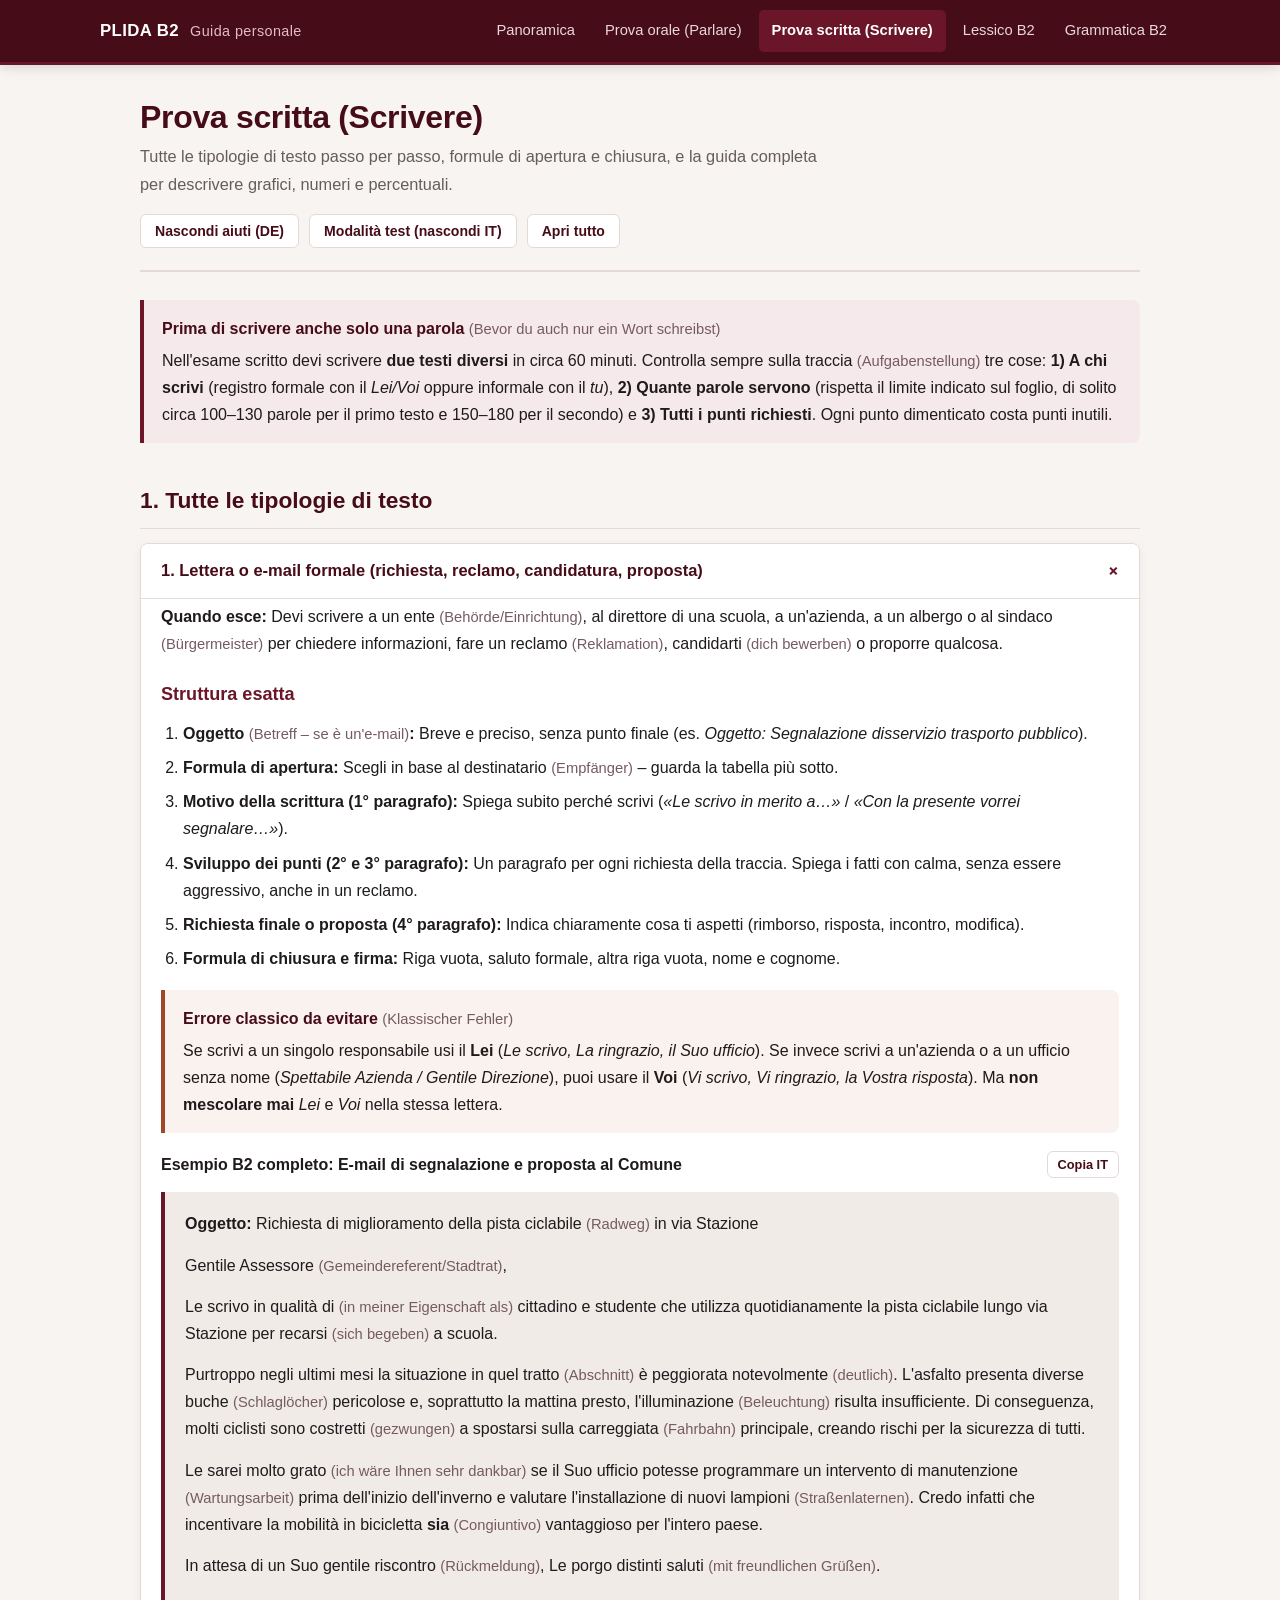
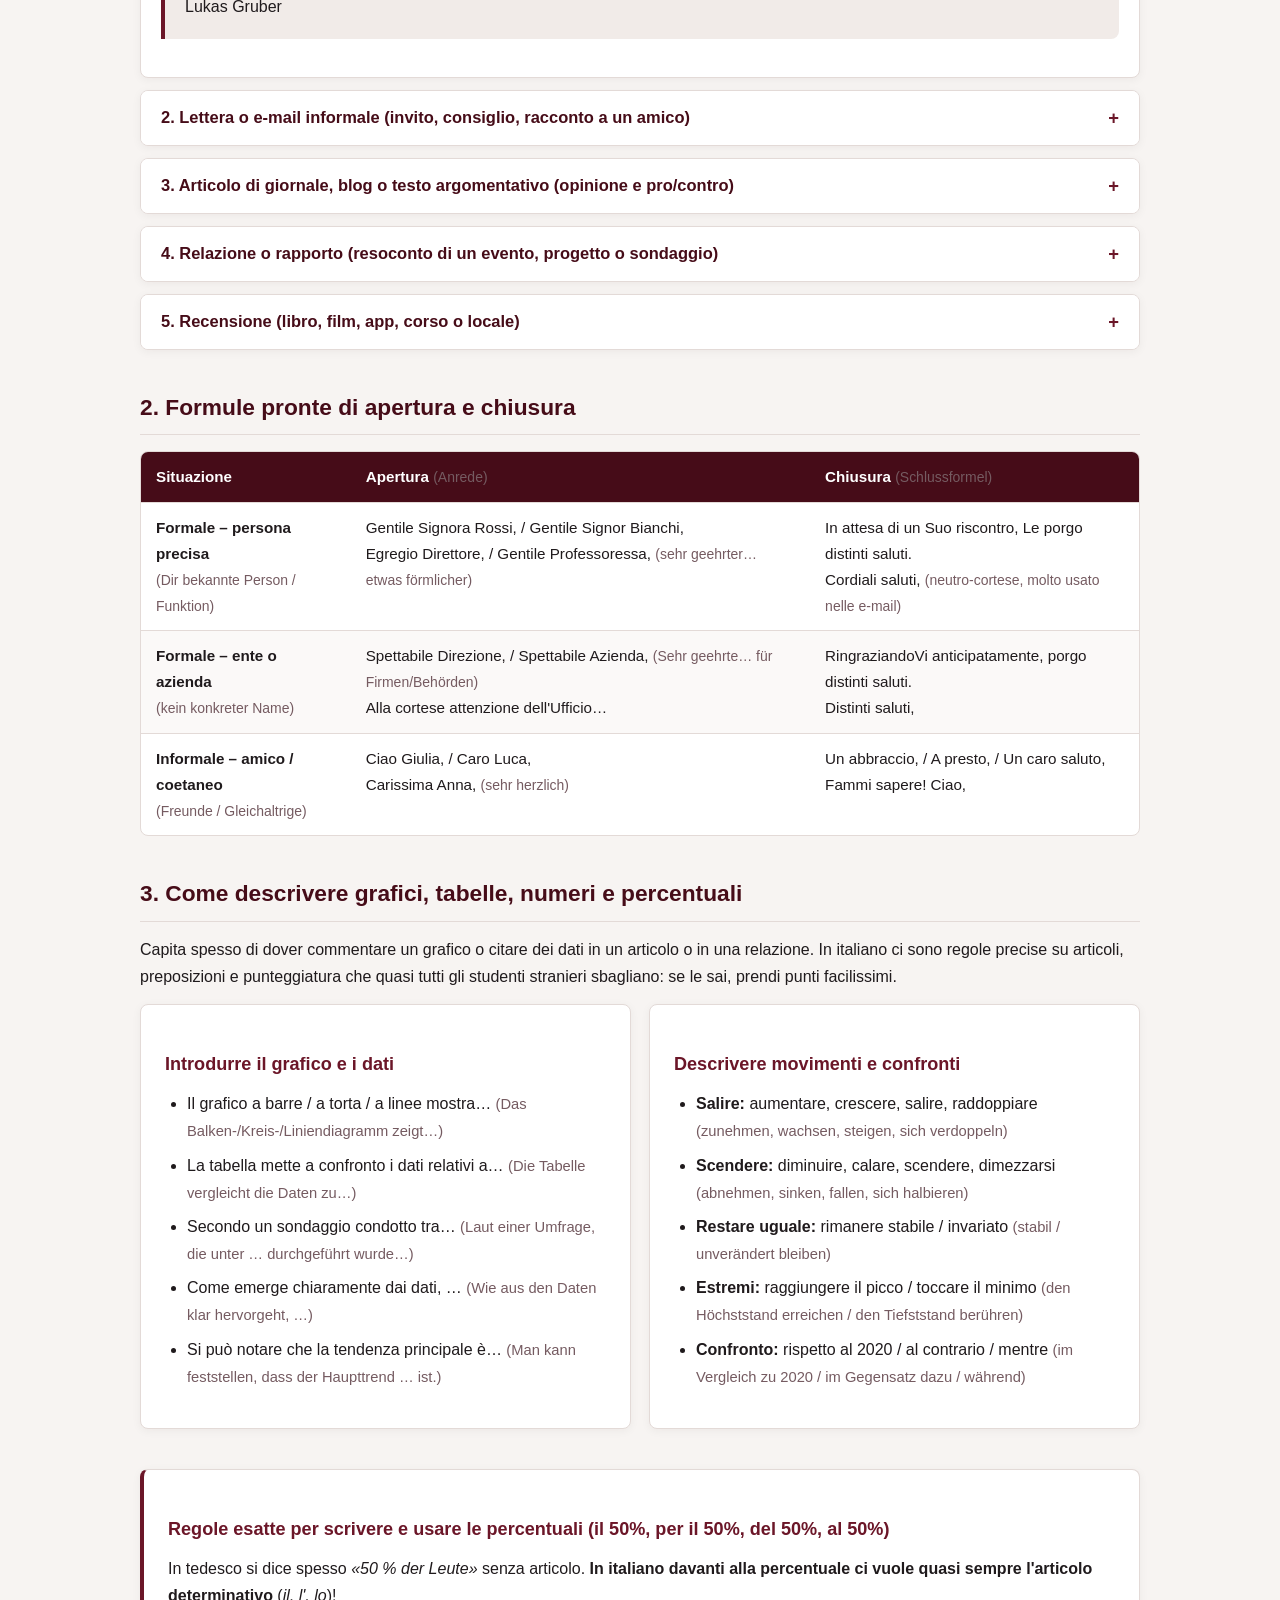
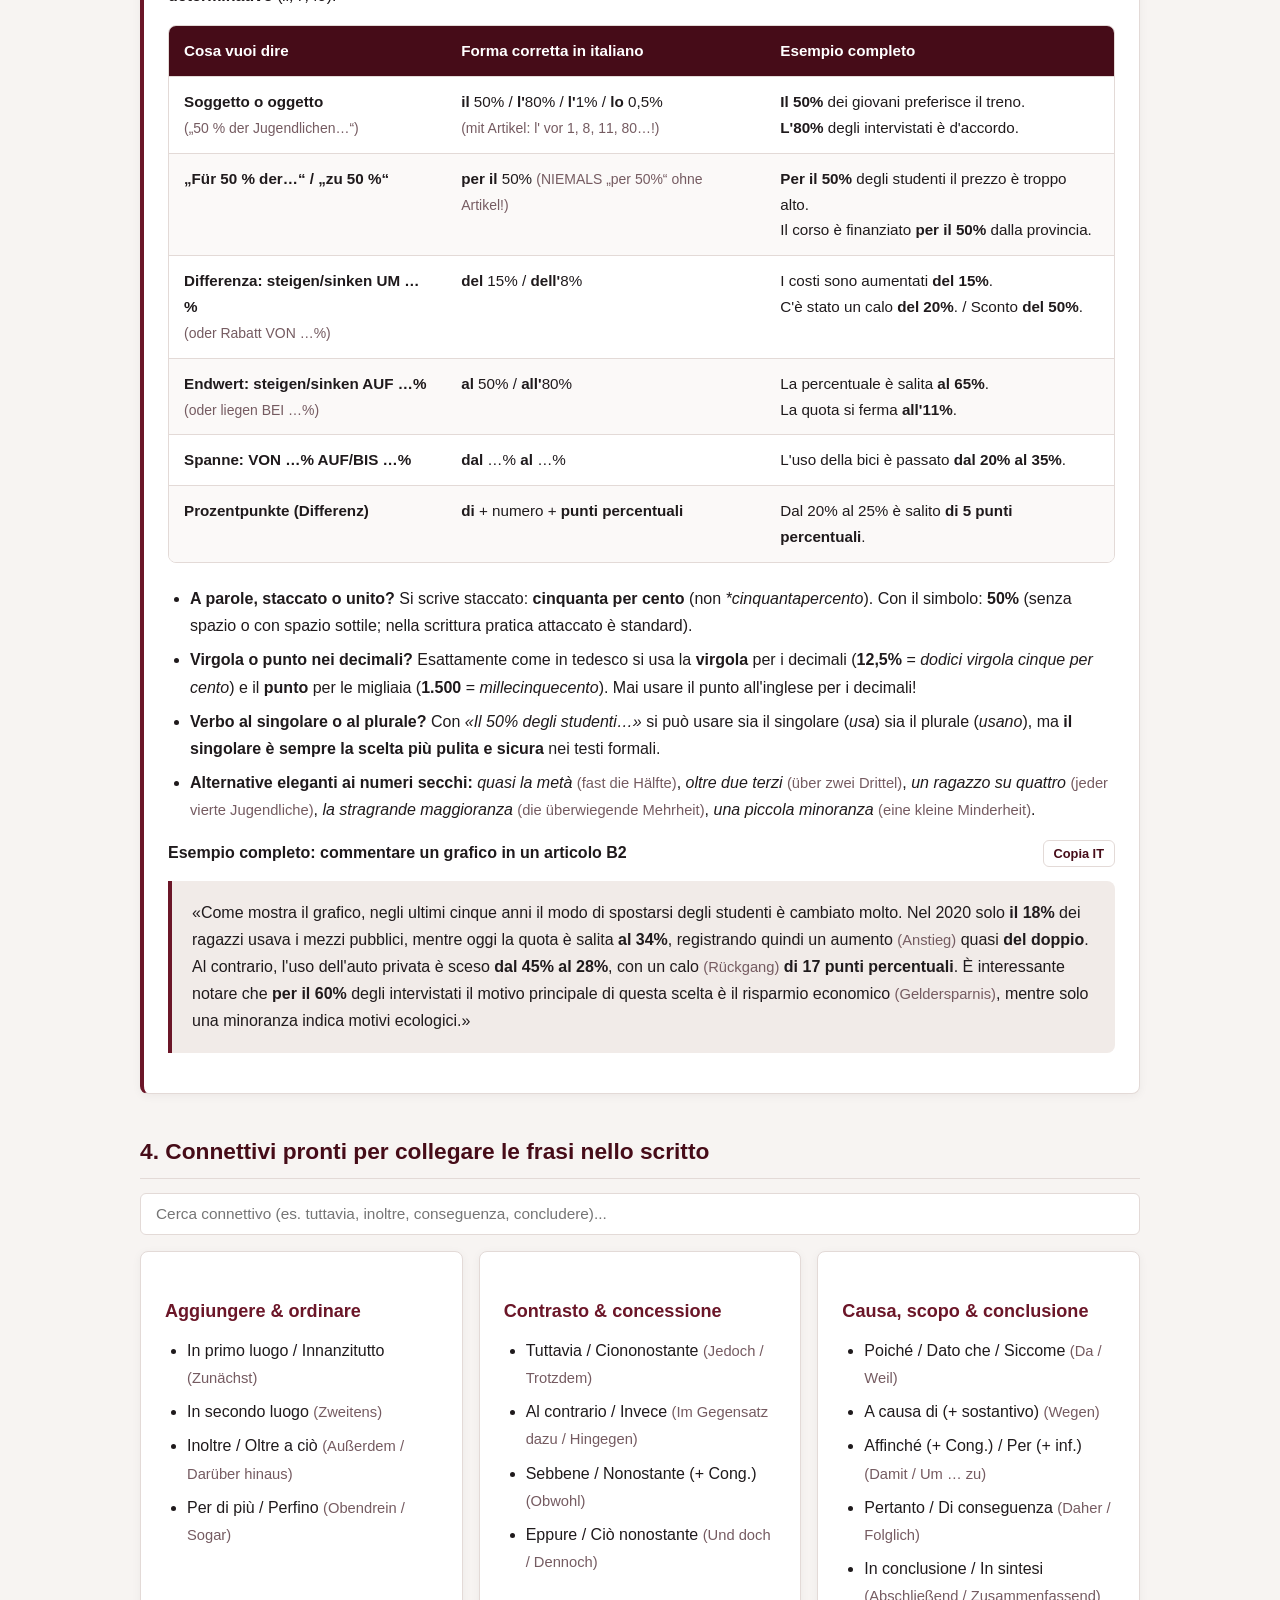
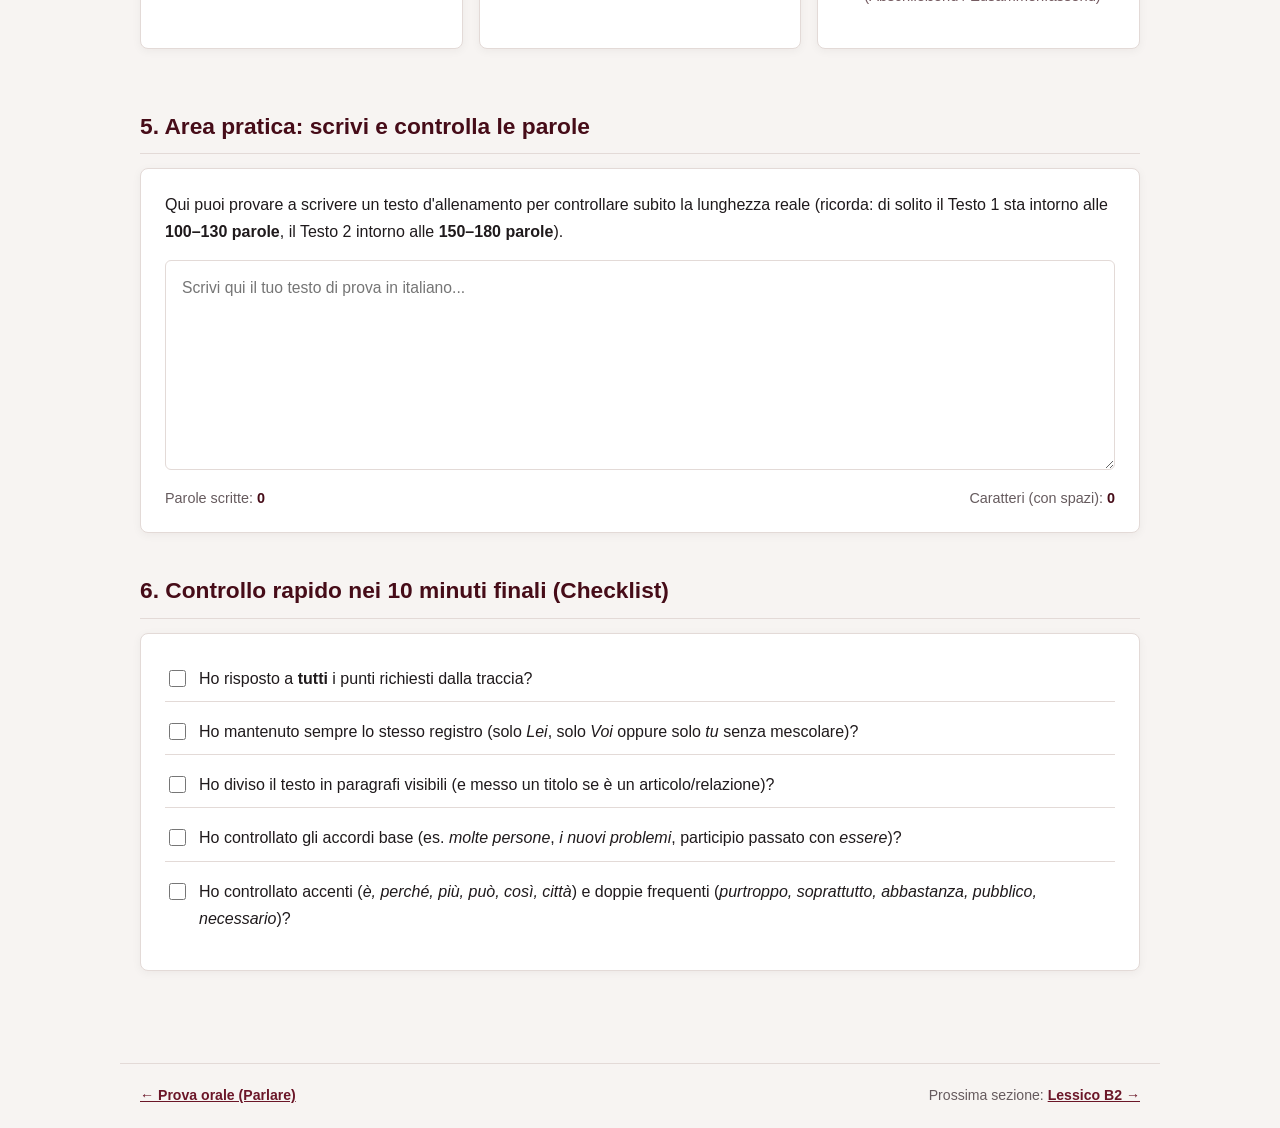
<file: schriftlich.html>
<!DOCTYPE html>
<html lang="it">
<head>
  <meta charset="UTF-8">
  <meta name="viewport" content="width=device-width, initial-scale=1.0">
  <title>PLIDA B2 – Prova scritta (Scrivere)</title>
  <link rel="stylesheet" href="style.css">
</head>
<body>
  <header class="topbar">
    <div class="topbar-inner">
      <a href="index.html" class="brand">PLIDA B2 <span>Guida personale</span></a>
      <nav class="nav-links" aria-label="Navigazione principale">
        <a href="index.html">Panoramica</a>
        <a href="muendlich.html">Prova orale (Parlare)</a>
        <a href="schriftlich.html" class="active">Prova scritta (Scrivere)</a>
        <a href="wortschatz.html">Lessico B2</a>
        <a href="grammatik.html">Grammatica B2</a>
      </nav>
    </div>
  </header>

  <main class="container">
    <div class="page-header">
      <div>
        <h1>Prova scritta (Scrivere)</h1>
        <p class="page-subtitle">
          Tutte le tipologie di testo passo per passo, formule di apertura e chiusura, e la guida completa per descrivere grafici, numeri e percentuali.
        </p>
      </div>
      <div class="toolbar">
        <button id="toggle-de" class="btn btn-ghost" type="button">Nascondi aiuti (DE)</button>
        <button id="toggle-learn" class="btn btn-ghost" type="button">Modalità test (nascondi IT)</button>
        <button id="expand-all" class="btn btn-ghost" type="button">Apri tutto</button>
      </div>
    </div>

    <div class="callout">
      <span class="callout-title">Prima di scrivere anche solo una parola <span class="de">(Bevor du auch nur ein Wort schreibst)</span></span>
      Nell'esame scritto devi scrivere <strong>due testi diversi</strong> in circa 60 minuti. Controlla sempre sulla traccia <span class="de">(Aufgabenstellung)</span> tre cose: <strong>1) A chi scrivi</strong> (registro formale con il <em>Lei/Voi</em> oppure informale con il <em>tu</em>), <strong>2) Quante parole servono</strong> (rispetta il limite indicato sul foglio, di solito circa 100–130 parole per il primo testo e 150–180 per il secondo) e <strong>3) Tutti i punti richiesti</strong>. Ogni punto dimenticato costa punti inutili.
    </div>

    <h2>1. Tutte le tipologie di testo</h2>

    <div class="accordion open">
      <button class="accordion-header" type="button">
        <span>1. Lettera o e-mail formale (richiesta, reclamo, candidatura, proposta)</span>
        <span class="accordion-icon">+</span>
      </button>
      <div class="accordion-body">
        <p>
          <strong>Quando esce:</strong> Devi scrivere a un ente <span class="de">(Behörde/Einrichtung)</span>, al direttore di una scuola, a un'azienda, a un albergo o al sindaco <span class="de">(Bürgermeister)</span> per chiedere informazioni, fare un reclamo <span class="de">(Reklamation)</span>, candidarti <span class="de">(dich bewerben)</span> o proporre qualcosa.
        </p>
        <h3>Struttura esatta</h3>
        <ol>
          <li><strong>Oggetto <span class="de">(Betreff – se è un'e-mail)</span>:</strong> Breve e preciso, senza punto finale (es. <em>Oggetto: Segnalazione disservizio trasporto pubblico</em>).</li>
          <li><strong>Formula di apertura:</strong> Scegli in base al destinatario <span class="de">(Empfänger)</span> – guarda la tabella più sotto.</li>
          <li><strong>Motivo della scrittura (1° paragrafo):</strong> Spiega subito perché scrivi (<em>«Le scrivo in merito a…»</em> / <em>«Con la presente vorrei segnalare…»</em>).</li>
          <li><strong>Sviluppo dei punti (2° e 3° paragrafo):</strong> Un paragrafo per ogni richiesta della traccia. Spiega i fatti con calma, senza essere aggressivo, anche in un reclamo.</li>
          <li><strong>Richiesta finale o proposta (4° paragrafo):</strong> Indica chiaramente cosa ti aspetti (rimborso, risposta, incontro, modifica).</li>
          <li><strong>Formula di chiusura e firma:</strong> Riga vuota, saluto formale, altra riga vuota, nome e cognome.</li>
        </ol>

        <div class="callout callout-warn">
          <span class="callout-title">Errore classico da evitare <span class="de">(Klassischer Fehler)</span></span>
          Se scrivi a un singolo responsabile usi il <strong>Lei</strong> (<em>Le scrivo, La ringrazio, il Suo ufficio</em>). Se invece scrivi a un'azienda o a un ufficio senza nome (<em>Spettabile Azienda / Gentile Direzione</em>), puoi usare il <strong>Voi</strong> (<em>Vi scrivo, Vi ringrazio, la Vostra risposta</em>). Ma <strong>non mescolare mai</strong> <em>Lei</em> e <em>Voi</em> nella stessa lettera.
        </div>

        <div style="display: flex; justify-content: space-between; align-items: center; gap: 10px; margin-top: 14px;">
          <strong>Esempio B2 completo: E-mail di segnalazione e proposta al Comune</strong>
          <button class="btn btn-small btn-ghost copy-btn" data-copy-target="sample-formale" type="button">Copia IT</button>
        </div>
        <div id="sample-formale" class="example-box">
          <p><strong>Oggetto:</strong> Richiesta di miglioramento della pista ciclabile <span class="de">(Radweg)</span> in via Stazione</p>
          <p>Gentile Assessore <span class="de">(Gemeindereferent/Stadtrat)</span>,</p>
          <p>
            Le scrivo in qualità di <span class="de">(in meiner Eigenschaft als)</span> cittadino e studente che utilizza quotidianamente la pista ciclabile lungo via Stazione per recarsi <span class="de">(sich begeben)</span> a scuola.
          </p>
          <p>
            Purtroppo negli ultimi mesi la situazione in quel tratto <span class="de">(Abschnitt)</span> è peggiorata notevolmente <span class="de">(deutlich)</span>. L'asfalto presenta diverse buche <span class="de">(Schlaglöcher)</span> pericolose e, soprattutto la mattina presto, l'illuminazione <span class="de">(Beleuchtung)</span> risulta insufficiente. Di conseguenza, molti ciclisti sono costretti <span class="de">(gezwungen)</span> a spostarsi sulla carreggiata <span class="de">(Fahrbahn)</span> principale, creando rischi per la sicurezza di tutti.
          </p>
          <p>
            Le sarei molto grato <span class="de">(ich wäre Ihnen sehr dankbar)</span> se il Suo ufficio potesse programmare un intervento di manutenzione <span class="de">(Wartungsarbeit)</span> prima dell'inizio dell'inverno e valutare l'installazione di nuovi lampioni <span class="de">(Straßenlaternen)</span>. Credo infatti che incentivare la mobilità in bicicletta <strong>sia</strong> <span class="de">(Congiuntivo)</span> vantaggioso per l'intero paese.
          </p>
          <p>In attesa di un Suo gentile riscontro <span class="de">(Rückmeldung)</span>, Le porgo distinti saluti <span class="de">(mit freundlichen Grüßen)</span>.</p>
          <p>Lukas Gruber</p>
        </div>
      </div>
    </div>

    <div class="accordion">
      <button class="accordion-header" type="button">
        <span>2. Lettera o e-mail informale (invito, consiglio, racconto a un amico)</span>
        <span class="accordion-icon">+</span>
      </button>
      <div class="accordion-body">
        <p>
          <strong>Quando esce:</strong> Scrivi a un amico, un cugino o un ex compagno di classe. Qui devi dimostrare che sai usare un tono caldo, naturale e vivo (usando il <strong>tu</strong>), ma sempre corretto per un livello B2 (evita lo slang esagerato o abbreviazioni da SMS tipo <em>xke / cmq</em>).
        </p>
        <h3>Struttura esatta</h3>
        <ol>
          <li><strong>Apertura amichevole:</strong> <em>Ciao Chiara, / Caro Marco,</em> seguito da una domanda naturale o una reazione (<em>Come stai? È da un po' che non ci sentiamo!</em>).</li>
          <li><strong>Motivo della mail:</strong> Racconta subito perché scrivi, rispondendo alla situazione della traccia.</li>
          <li><strong>Corpo centrale:</strong> Sviluppa tutti i punti richiesti usando espressioni colloquiali ma curate (<em>sai una cosa?, a proposito, ti dirò la verità, non ci crederai ma…</em>).</li>
          <li><strong>Domanda finale + chiusura:</strong> Coinvolgi l'amico (<em>Tu cosa ne pensi? Fammi sapere!</em>) e chiudi con un saluto affettuoso.</li>
        </ol>

        <div style="display: flex; justify-content: space-between; align-items: center; gap: 10px; margin-top: 14px;">
          <strong>Esempio B2 completo: E-mail per dare un consiglio a un amico</strong>
          <button class="btn btn-small btn-ghost copy-btn" data-copy-target="sample-informale" type="button">Copia IT</button>
        </div>
        <div id="sample-informale" class="example-box">
          <p>Ciao Matteo,</p>
          <p>
            come stai? Mi ha fatto davvero piacere ricevere il tuo messaggio ieri, anche se ho sentito subito che sei un po' indeciso <span class="de">(unentschlossen)</span> su cosa fare quest'estate.
          </p>
          <p>
            Se devo dirti la mia, secondo me faresti benissimo <span class="de">(du tätest sehr gut daran)</span> ad accettare quel tirocinio <span class="de">(Praktikum)</span> in un'azienda informatica a Trento, invece di restare a casa senza impegni fissi. È vero che avresti meno giorni liberi per andare in montagna, però pensaci: impareresti moltissimo sul lavoro reale e miglioreresti anche l'italiano senza quasi accorgertene <span class="de">(ohne es fast zu merken)</span>.
          </p>
          <p>
            Inoltre, l'anno scorso mio cugino ha fatto un'esperienza simile e mi ha raccontato che gli è servita tantissimo per capire cosa studiare dopo la maturità. Ovviamente, se proprio ti pesa <span class="de">(es dir schwerfällt)</span> passare tutto luglio in ufficio, potresti chiedere se ti lasciano fare solo tre settimane invece di un mese intero.
          </p>
          <p>Fammi sapere cosa decidi, mi raccomando! Se ti va, sabato ci vediamo per un giro in bici così ne parliamo con calma.</p>
          <p>Un abbraccio,<br>Lukas</p>
        </div>
      </div>
    </div>

    <div class="accordion">
      <button class="accordion-header" type="button">
        <span>3. Articolo di giornale, blog o testo argomentativo (opinione e pro/contro)</span>
        <span class="accordion-icon">+</span>
      </button>
      <div class="accordion-body">
        <p>
          <strong>Quando esce:</strong> È quasi sempre il Testo 2 (quello più lungo). Devi scrivere un articolo per il giornalino della scuola, un post per un blog o un testo d'opinione su un tema sociale (es. tecnologia, ambiente, giovani, turismo, lavoro).
        </p>
        <h3>Struttura esatta</h3>
        <ol>
          <li><strong>Titolo breve e chiaro:</strong> Deve attirare l'attenzione senza essere troppo lungo (es. una domanda o una frase breve ad effetto).</li>
          <li><strong>Introduzione (3–4 righe):</strong> Presenta il tema in generale e spiega perché oggi se ne parla tanto. Evita di dire già tutto subito.</li>
          <li><strong>Paragrafo Pro (argomenti a favore):</strong> Spiega i vantaggi usando connettivi ordinati (<em>Innanzitutto, inoltre</em>) e almeno un esempio concreto.</li>
          <li><strong>Paragrafo Contra (limiti o rischi):</strong> Introduci il lato critico (<em>Tuttavia, non bisogna dimenticare che…</em>).</li>
          <li><strong>Conclusione e tua opinione:</strong> Riassumi e prendi posizione chiaramente, magari con una proposta per il futuro.</li>
        </ol>

        <div style="display: flex; justify-content: space-between; align-items: center; gap: 10px; margin-top: 14px;">
          <strong>Esempio B2 completo: Articolo sull'uso degli smartphone a scuola</strong>
          <button class="btn btn-small btn-ghost copy-btn" data-copy-target="sample-articolo" type="button">Copia IT</button>
        </div>
        <div id="sample-articolo" class="example-box">
          <p><strong>Smartphone in classe: alleato <span class="de">(Verbündeter)</span> o distrazione?</strong></p>
          <p>
            Negli ultimi anni il dibattito sull'uso dei telefoni cellulari a scuola è diventato sempre più acceso <span class="de">(hitzig)</span>. Mentre alcuni istituti li vietano completamente <span class="de">(komplett verbieten)</span>, altri cercano di integrarli nelle lezioni. Ma qual è la scelta migliore?
          </p>
          <p>
            Da un lato, chi è favorevole sostiene che lo smartphone <strong>sia</strong> <span class="de">(Congiuntivo)</span> ormai uno strumento di lavoro quotidiano. Se usato in modo mirato <span class="de">(gezielt)</span>, permette di cercare informazioni in tempo reale, usare dizionari digitali o partecipare a quiz interattivi che rendono la lezione più dinamica.
          </p>
          <p>
            Dall'altro lato, però, il rischio di distrazione è reale. Messaggi continui e notifiche <span class="de">(Benachrichtigungen)</span> dei social media interrompono la concentrazione e riducono la capacità di seguire una spiegazione lunga. Inoltre, durante le pause molti ragazzi guardano lo schermo invece di parlare tra loro.
          </p>
          <p>
            A mio avviso, un divieto totale <span class="de">(komplettes Verbot)</span> non prepara i giovani alla realtà digitale. Sarebbe molto più utile stabilire regole chiare: telefono spento durante le spiegazioni tradizionali, ma aperto quando serve davvero per un'attività didattica. Solo così la tecnologia resta un aiuto e non diventa un ostacolo <span class="de">(Hindernis)</span>.
          </p>
        </div>
      </div>
    </div>

    <div class="accordion">
      <button class="accordion-header" type="button">
        <span>4. Relazione o rapporto (resoconto di un evento, progetto o sondaggio)</span>
        <span class="accordion-icon">+</span>
      </button>
      <div class="accordion-body">
        <p>
          <strong>Quando esce:</strong> Devi riferire <span class="de">(berichten)</span> a un preside, a un responsabile o a un comitato come è andato un progetto, una settimana di scambio o quali risultati sono emersi <span class="de">(hervorgegangen sind)</span> da un sondaggio. Il tono deve essere oggettivo, ordinato e spesso usa piccoli titoli interni o forme impersonali (<em>si è notato, è emerso che</em>).
        </p>
        <h3>Struttura esatta</h3>
        <ol>
          <li><strong>Titolo chiaro:</strong> Es. <em>Relazione sul progetto «Mobilità sostenibile a scuola»</em>.</li>
          <li><strong>Scopo <span class="de">(Ziel/Zweck)</span>:</strong> <em>«La presente relazione ha lo scopo di analizzare / presentare i risultati di…»</em></li>
          <li><strong>Fatti e dati osservati:</strong> Descrivi cosa è stato fatto o cosa mostrano i numeri in modo neutro.</li>
          <li><strong>Aspetti positivi e criticità <span class="de">(Schwachstellen)</span>:</strong> Cosa ha funzionato bene e cosa invece no.</li>
          <li><strong>Raccomandazioni finali:</strong> <em>«Alla luce di quanto emerso, si consiglia di…»</em></li>
        </ol>
        <div class="example-box">
          <p><strong>Mini-esempio di apertura e chiusura per relazione:</strong></p>
          <p>«La presente relazione ha l'obiettivo di riassumere i risultati del sondaggio svolto <span class="de">(durchgeführt)</span> tra gli studenti dell'ultimo anno in merito all'orario della biblioteca scolastica. Nel complesso, i partecipanti hanno valutato positivamente l'ambiente silenzioso, ma hanno segnalato <span class="de">(gemeldet)</span> una scarsa disponibilità nel pomeriggio. Alla luce di questi dati, si consiglia di prolungare l'apertura almeno fino alle ore 17:00 due giorni a settimana.»</p>
        </div>
      </div>
    </div>

    <div class="accordion">
      <button class="accordion-header" type="button">
        <span>5. Recensione (libro, film, app, corso o locale)</span>
        <span class="accordion-icon">+</span>
      </button>
      <div class="accordion-body">
        <p>
          <strong>Quando esce:</strong> Scrivi per una rivista o un sito internet per valutare qualcosa che hai provato o letto, spiegando a chi lo consigli o meno.
        </p>
        <h3>Struttura esatta</h3>
        <ol>
          <li><strong>Titolo espressivo</strong> (che faccia già intuire se il giudizio è positivo o critico).</li>
          <li><strong>Presentazione breve:</strong> Cos'è, di chi è, ambientazione o funzione principale (senza svelare il finale!).</li>
          <li><strong>Punti di forza <span class="de">(Stärken)</span>:</strong> Cosa ti ha colpito di più e perché.</li>
          <li><strong>Punti deboli <span class="de">(Schwächen)</span>:</strong> Un aspetto migliorabile – su B2 una recensione equilibrata (<em>«l'unico neo è…»</em>) convince molto di più di un elogio cieco.</li>
          <li><strong>Verdetto finale:</strong> A chi lo consigli (<em>«Lo consiglio soprattutto a chi…»</em>).</li>
        </ol>
        <div class="example-box">
          <p><strong>Mini-esempio (recensione di un'app per imparare le lingue):</strong></p>
          <p>«L'applicazione offre esercizi brevi e molto pratici, ideali per ripassare il lessico in autobus. Il punto forte è sicuramente la chiarezza delle spiegazioni audio. L'unico difetto <span class="de">(einzige Schwäche)</span>, a mio parere, è che nella versione gratuita mancano dialoghi reali un po' più lunghi. Nel complesso, tuttavia, la consiglio vivamente a chi cerca uno strumento veloce per allenarsi ogni giorno.»</p>
        </div>
      </div>
    </div>

    <h2>2. Formule pronte di apertura e chiusura</h2>
    <div class="table-wrap">
      <table>
        <thead>
          <tr>
            <th>Situazione</th>
            <th>Apertura <span class="de">(Anrede)</span></th>
            <th>Chiusura <span class="de">(Schlussformel)</span></th>
          </tr>
        </thead>
        <tbody>
          <tr>
            <td><strong>Formale – persona precisa</strong><br><span class="de">(Dir bekannte Person / Funktion)</span></td>
            <td>
              <span class="it-phrase">Gentile Signora Rossi, / Gentile Signor Bianchi,</span><br>
              <span class="it-phrase">Egregio Direttore, / Gentile Professoressa,</span> <span class="de">(sehr geehrter… etwas förmlicher)</span>
            </td>
            <td>
              <span class="it-phrase">In attesa di un Suo riscontro, Le porgo distinti saluti.</span><br>
              <span class="it-phrase">Cordiali saluti,</span> <span class="de">(neutro-cortese, molto usato nelle e-mail)</span>
            </td>
          </tr>
          <tr>
            <td><strong>Formale – ente o azienda</strong><br><span class="de">(kein konkreter Name)</span></td>
            <td>
              <span class="it-phrase">Spettabile Direzione, / Spettabile Azienda,</span> <span class="de">(Sehr geehrte… für Firmen/Behörden)</span><br>
              <span class="it-phrase">Alla cortese attenzione dell'Ufficio…</span>
            </td>
            <td>
              <span class="it-phrase">RingraziandoVi anticipatamente, porgo distinti saluti.</span><br>
              <span class="it-phrase">Distinti saluti,</span>
            </td>
          </tr>
          <tr>
            <td><strong>Informale – amico / coetaneo</strong><br><span class="de">(Freunde / Gleichaltrige)</span></td>
            <td>
              <span class="it-phrase">Ciao Giulia, / Caro Luca,</span><br>
              <span class="it-phrase">Carissima Anna,</span> <span class="de">(sehr herzlich)</span>
            </td>
            <td>
              <span class="it-phrase">Un abbraccio, / A presto, / Un caro saluto,</span><br>
              <span class="it-phrase">Fammi sapere! Ciao,</span>
            </td>
          </tr>
        </tbody>
      </table>
    </div>

    <h2>3. Come descrivere grafici, tabelle, numeri e percentuali</h2>
    <p>
      Capita spesso di dover commentare un grafico o citare dei dati in un articolo o in una relazione. In italiano ci sono regole precise su articoli, preposizioni e punteggiatura che quasi tutti gli studenti stranieri sbagliano: se le sai, prendi punti facilissimi.
    </p>

    <div class="grid-2">
      <div class="card">
        <h3>Introdurre il grafico e i dati</h3>
        <ul>
          <li><span class="it-phrase">Il grafico a barre / a torta / a linee mostra…</span> <span class="de">(Das Balken-/Kreis-/Liniendiagramm zeigt…)</span></li>
          <li><span class="it-phrase">La tabella mette a confronto i dati relativi a…</span> <span class="de">(Die Tabelle vergleicht die Daten zu…)</span></li>
          <li><span class="it-phrase">Secondo un sondaggio condotto tra…</span> <span class="de">(Laut einer Umfrage, die unter … durchgeführt wurde…)</span></li>
          <li><span class="it-phrase">Come emerge chiaramente dai dati, …</span> <span class="de">(Wie aus den Daten klar hervorgeht, …)</span></li>
          <li><span class="it-phrase">Si può notare che la tendenza principale è…</span> <span class="de">(Man kann feststellen, dass der Haupttrend … ist.)</span></li>
        </ul>
      </div>

      <div class="card">
        <h3>Descrivere movimenti e confronti</h3>
        <ul>
          <li><strong>Salire:</strong> <span class="it-phrase">aumentare, crescere, salire, raddoppiare</span> <span class="de">(zunehmen, wachsen, steigen, sich verdoppeln)</span></li>
          <li><strong>Scendere:</strong> <span class="it-phrase">diminuire, calare, scendere, dimezzarsi</span> <span class="de">(abnehmen, sinken, fallen, sich halbieren)</span></li>
          <li><strong>Restare uguale:</strong> <span class="it-phrase">rimanere stabile / invariato</span> <span class="de">(stabil / unverändert bleiben)</span></li>
          <li><strong>Estremi:</strong> <span class="it-phrase">raggiungere il picco / toccare il minimo</span> <span class="de">(den Höchststand erreichen / den Tiefststand berühren)</span></li>
          <li><strong>Confronto:</strong> <span class="it-phrase">rispetto al 2020 / al contrario / mentre</span> <span class="de">(im Vergleich zu 2020 / im Gegensatz dazu / während)</span></li>
        </ul>
      </div>
    </div>

    <div class="card card-accent">
      <h3>Regole esatte per scrivere e usare le percentuali (il 50%, per il 50%, del 50%, al 50%)</h3>
      <p>
        In tedesco si dice spesso <em>«50 % der Leute»</em> senza articolo. <strong>In italiano davanti alla percentuale ci vuole quasi sempre l'articolo determinativo</strong> (<em>il, l', lo</em>)!
      </p>

      <div class="table-wrap">
        <table>
          <thead>
            <tr>
              <th>Cosa vuoi dire</th>
              <th>Forma corretta in italiano</th>
              <th>Esempio completo</th>
            </tr>
          </thead>
          <tbody>
            <tr>
              <td><strong>Soggetto o oggetto</strong><br><span class="de">(„50 % der Jugendlichen…“)</span></td>
              <td><strong>il</strong> 50% / <strong>l'</strong>80% / <strong>l'</strong>1% / <strong>lo</strong> 0,5%<br><span class="de">(mit Artikel: l' vor 1, 8, 11, 80…!)</span></td>
              <td><span class="it-phrase"><strong>Il 50%</strong> dei giovani preferisce il treno.</span><br><span class="it-phrase"><strong>L'80%</strong> degli intervistati è d'accordo.</span></td>
            </tr>
            <tr>
              <td><strong>„Für 50 % der…“ / „zu 50 %“</strong></td>
              <td><strong>per il</strong> 50% <span class="de">(NIEMALS „per 50%“ ohne Artikel!)</span></td>
              <td><span class="it-phrase"><strong>Per il 50%</strong> degli studenti il prezzo è troppo alto.</span><br><span class="it-phrase">Il corso è finanziato <strong>per il 50%</strong> dalla provincia.</span></td>
            </tr>
            <tr>
              <td><strong>Differenza: steigen/sinken UM …%</strong><br><span class="de">(oder Rabatt VON …%)</span></td>
              <td><strong>del</strong> 15% / <strong>dell'</strong>8%</td>
              <td><span class="it-phrase">I costi sono aumentati <strong>del 15%</strong>.</span><br><span class="it-phrase">C'è stato un calo <strong>del 20%</strong>. / Sconto <strong>del 50%</strong>.</span></td>
            </tr>
            <tr>
              <td><strong>Endwert: steigen/sinken AUF …%</strong><br><span class="de">(oder liegen BEI …%)</span></td>
              <td><strong>al</strong> 50% / <strong>all'</strong>80%</td>
              <td><span class="it-phrase">La percentuale è salita <strong>al 65%</strong>.</span><br><span class="it-phrase">La quota si ferma <strong>all'11%</strong>.</span></td>
            </tr>
            <tr>
              <td><strong>Spanne: VON …% AUF/BIS …%</strong></td>
              <td><strong>dal</strong> …% <strong>al</strong> …%</td>
              <td><span class="it-phrase">L'uso della bici è passato <strong>dal 20% al 35%</strong>.</span></td>
            </tr>
            <tr>
              <td><strong>Prozentpunkte (Differenz)</strong></td>
              <td><strong>di</strong> + numero + <strong>punti percentuali</strong></td>
              <td><span class="it-phrase">Dal 20% al 25% è salito <strong>di 5 punti percentuali</strong>.</span></td>
            </tr>
          </tbody>
        </table>
      </div>

      <ul>
        <li><strong>A parole, staccato o unito?</strong> Si scrive staccato: <strong>cinquanta per cento</strong> (non <em>*cinquantapercento</em>). Con il simbolo: <strong>50%</strong> (senza spazio o con spazio sottile; nella scrittura pratica attaccato è standard).</li>
        <li><strong>Virgola o punto nei decimali?</strong> Esattamente come in tedesco si usa la <strong>virgola</strong> per i decimali (<strong>12,5%</strong> = <em>dodici virgola cinque per cento</em>) e il <strong>punto</strong> per le migliaia (<strong>1.500</strong> = <em>millecinquecento</em>). Mai usare il punto all'inglese per i decimali!</li>
        <li><strong>Verbo al singolare o al plurale?</strong> Con <em>«Il 50% degli studenti…»</em> si può usare sia il singolare (<em>usa</em>) sia il plurale (<em>usano</em>), ma <strong>il singolare è sempre la scelta più pulita e sicura</strong> nei testi formali.</li>
        <li><strong>Alternative eleganti ai numeri secchi:</strong> <em>quasi la metà</em> <span class="de">(fast die Hälfte)</span>, <em>oltre due terzi</em> <span class="de">(über zwei Drittel)</span>, <em>un ragazzo su quattro</em> <span class="de">(jeder vierte Jugendliche)</span>, <em>la stragrande maggioranza</em> <span class="de">(die überwiegende Mehrheit)</span>, <em>una piccola minoranza</em> <span class="de">(eine kleine Minderheit)</span>.</li>
      </ul>

      <div style="display: flex; justify-content: space-between; align-items: center; gap: 10px; margin-top: 12px;">
        <strong>Esempio completo: commentare un grafico in un articolo B2</strong>
        <button class="btn btn-small btn-ghost copy-btn" data-copy-target="sample-grafico" type="button">Copia IT</button>
      </div>
      <div id="sample-grafico" class="example-box">
        <p>
          «Come mostra il grafico, negli ultimi cinque anni il modo di spostarsi degli studenti è cambiato molto. Nel 2020 solo <strong>il 18%</strong> dei ragazzi usava i mezzi pubblici, mentre oggi la quota è salita <strong>al 34%</strong>, registrando quindi un aumento <span class="de">(Anstieg)</span> quasi <strong>del doppio</strong>. Al contrario, l'uso dell'auto privata è sceso <strong>dal 45% al 28%</strong>, con un calo <span class="de">(Rückgang)</span> <strong>di 17 punti percentuali</strong>. È interessante notare che <strong>per il 60%</strong> degli intervistati il motivo principale di questa scelta è il risparmio economico <span class="de">(Geldersparnis)</span>, mentre solo una minoranza indica motivi ecologici.»
        </p>
      </div>
    </div>

    <h2>4. Connettivi pronti per collegare le frasi nello scritto</h2>
    <input type="text" class="search-input filter-input" data-filter-scope=".conn-card" placeholder="Cerca connettivo (es. tuttavia, inoltre, conseguenza, concludere)...">

    <div class="grid-3">
      <div class="card conn-card">
        <h3>Aggiungere &amp; ordinare</h3>
        <ul>
          <li><span class="it-phrase">In primo luogo / Innanzitutto</span> <span class="de">(Zunächst)</span></li>
          <li><span class="it-phrase">In secondo luogo</span> <span class="de">(Zweitens)</span></li>
          <li><span class="it-phrase">Inoltre / Oltre a ciò</span> <span class="de">(Außerdem / Darüber hinaus)</span></li>
          <li><span class="it-phrase">Per di più / Perfino</span> <span class="de">(Obendrein / Sogar)</span></li>
        </ul>
      </div>

      <div class="card conn-card">
        <h3>Contrasto &amp; concessione</h3>
        <ul>
          <li><span class="it-phrase">Tuttavia / Ciononostante</span> <span class="de">(Jedoch / Trotzdem)</span></li>
          <li><span class="it-phrase">Al contrario / Invece</span> <span class="de">(Im Gegensatz dazu / Hingegen)</span></li>
          <li><span class="it-phrase">Sebbene / Nonostante (+ Cong.)</span> <span class="de">(Obwohl)</span></li>
          <li><span class="it-phrase">Eppure / Ciò nonostante</span> <span class="de">(Und doch / Dennoch)</span></li>
        </ul>
      </div>

      <div class="card conn-card">
        <h3>Causa, scopo &amp; conclusione</h3>
        <ul>
          <li><span class="it-phrase">Poiché / Dato che / Siccome</span> <span class="de">(Da / Weil)</span></li>
          <li><span class="it-phrase">A causa di (+ sostantivo)</span> <span class="de">(Wegen)</span></li>
          <li><span class="it-phrase">Affinché (+ Cong.) / Per (+ inf.)</span> <span class="de">(Damit / Um … zu)</span></li>
          <li><span class="it-phrase">Pertanto / Di conseguenza</span> <span class="de">(Daher / Folglich)</span></li>
          <li><span class="it-phrase">In conclusione / In sintesi</span> <span class="de">(Abschließend / Zusammenfassend)</span></li>
        </ul>
      </div>
    </div>

    <h2>5. Area pratica: scrivi e controlla le parole</h2>
    <div class="card">
      <p>
        Qui puoi provare a scrivere un testo d'allenamento per controllare subito la lunghezza reale (ricorda: di solito il Testo 1 sta intorno alle <strong>100–130 parole</strong>, il Testo 2 intorno alle <strong>150–180 parole</strong>).
      </p>
      <textarea id="word-counter-input" class="practice-area" placeholder="Scrivi qui il tuo testo di prova in italiano..."></textarea>
      <div class="counter-bar">
        <span>Parole scritte: <strong id="word-count-out">0</strong></span>
        <span>Caratteri (con spazi): <strong id="char-count-out">0</strong></span>
      </div>
    </div>

    <h2>6. Controllo rapido nei 10 minuti finali (Checklist)</h2>
    <div class="card">
      <ul class="checklist">
        <li>
          <input type="checkbox" id="chk-scr-1">
          <label for="chk-scr-1">Ho risposto a <strong>tutti</strong> i punti richiesti dalla traccia?</label>
        </li>
        <li>
          <input type="checkbox" id="chk-scr-2">
          <label for="chk-scr-2">Ho mantenuto sempre lo stesso registro (solo <em>Lei</em>, solo <em>Voi</em> oppure solo <em>tu</em> senza mescolare)?</label>
        </li>
        <li>
          <input type="checkbox" id="chk-scr-3">
          <label for="chk-scr-3">Ho diviso il testo in paragrafi visibili (e messo un titolo se è un articolo/relazione)?</label>
        </li>
        <li>
          <input type="checkbox" id="chk-scr-4">
          <label for="chk-scr-4">Ho controllato gli accordi base (es. <em>molte persone</em>, <em>i nuovi problemi</em>, participio passato con <em>essere</em>)?</label>
        </li>
        <li>
          <input type="checkbox" id="chk-scr-5">
          <label for="chk-scr-5">Ho controllato accenti (<em>è, perché, più, può, così, città</em>) e doppie frequenti (<em>purtroppo, soprattutto, abbastanza, pubblico, necessario</em>)?</label>
        </li>
      </ul>
    </div>
  </main>

  <footer class="footer">
    <span><a href="muendlich.html" style="color: var(--accent); font-weight: 600;">← Prova orale (Parlare)</a></span>
    <span>Prossima sezione: <a href="wortschatz.html" style="color: var(--accent); font-weight: 600;">Lessico B2 →</a></span>
  </footer>

  <script src="app.js"></script>
</body>
</html>
</file>
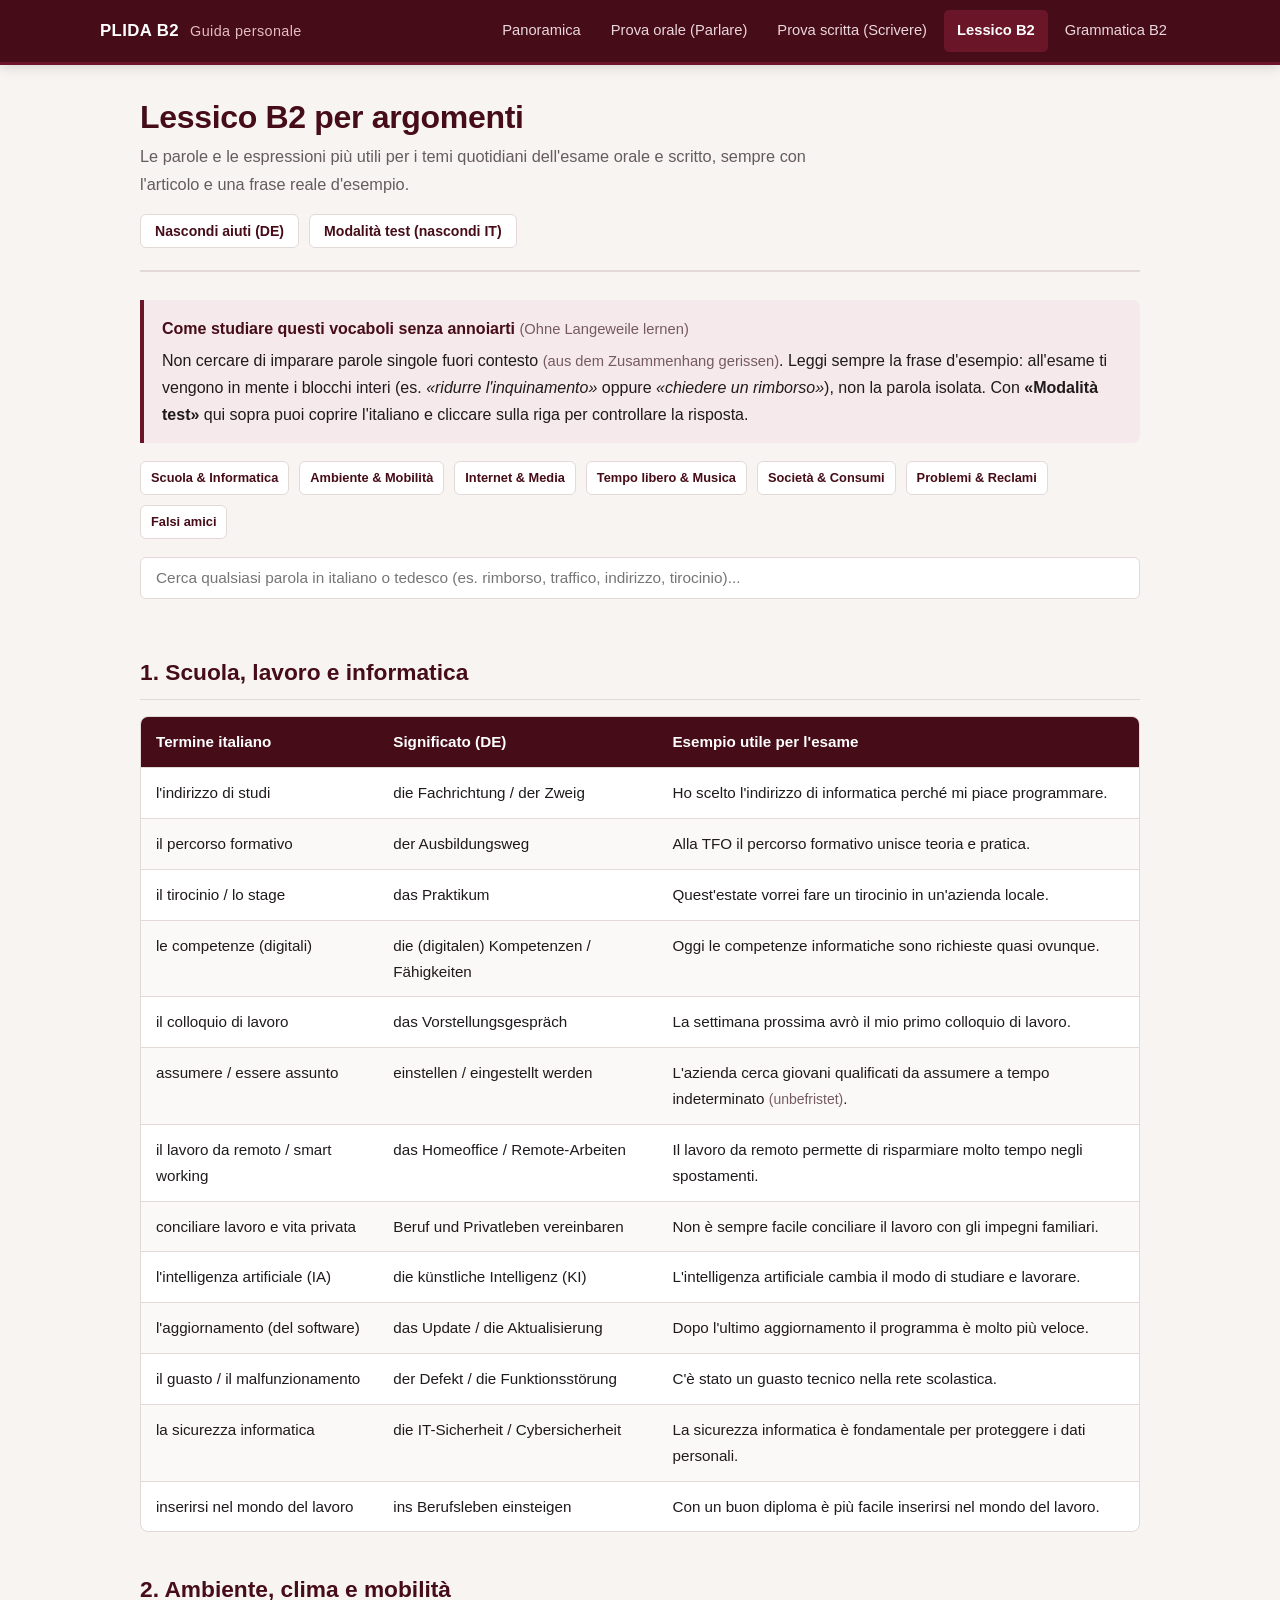
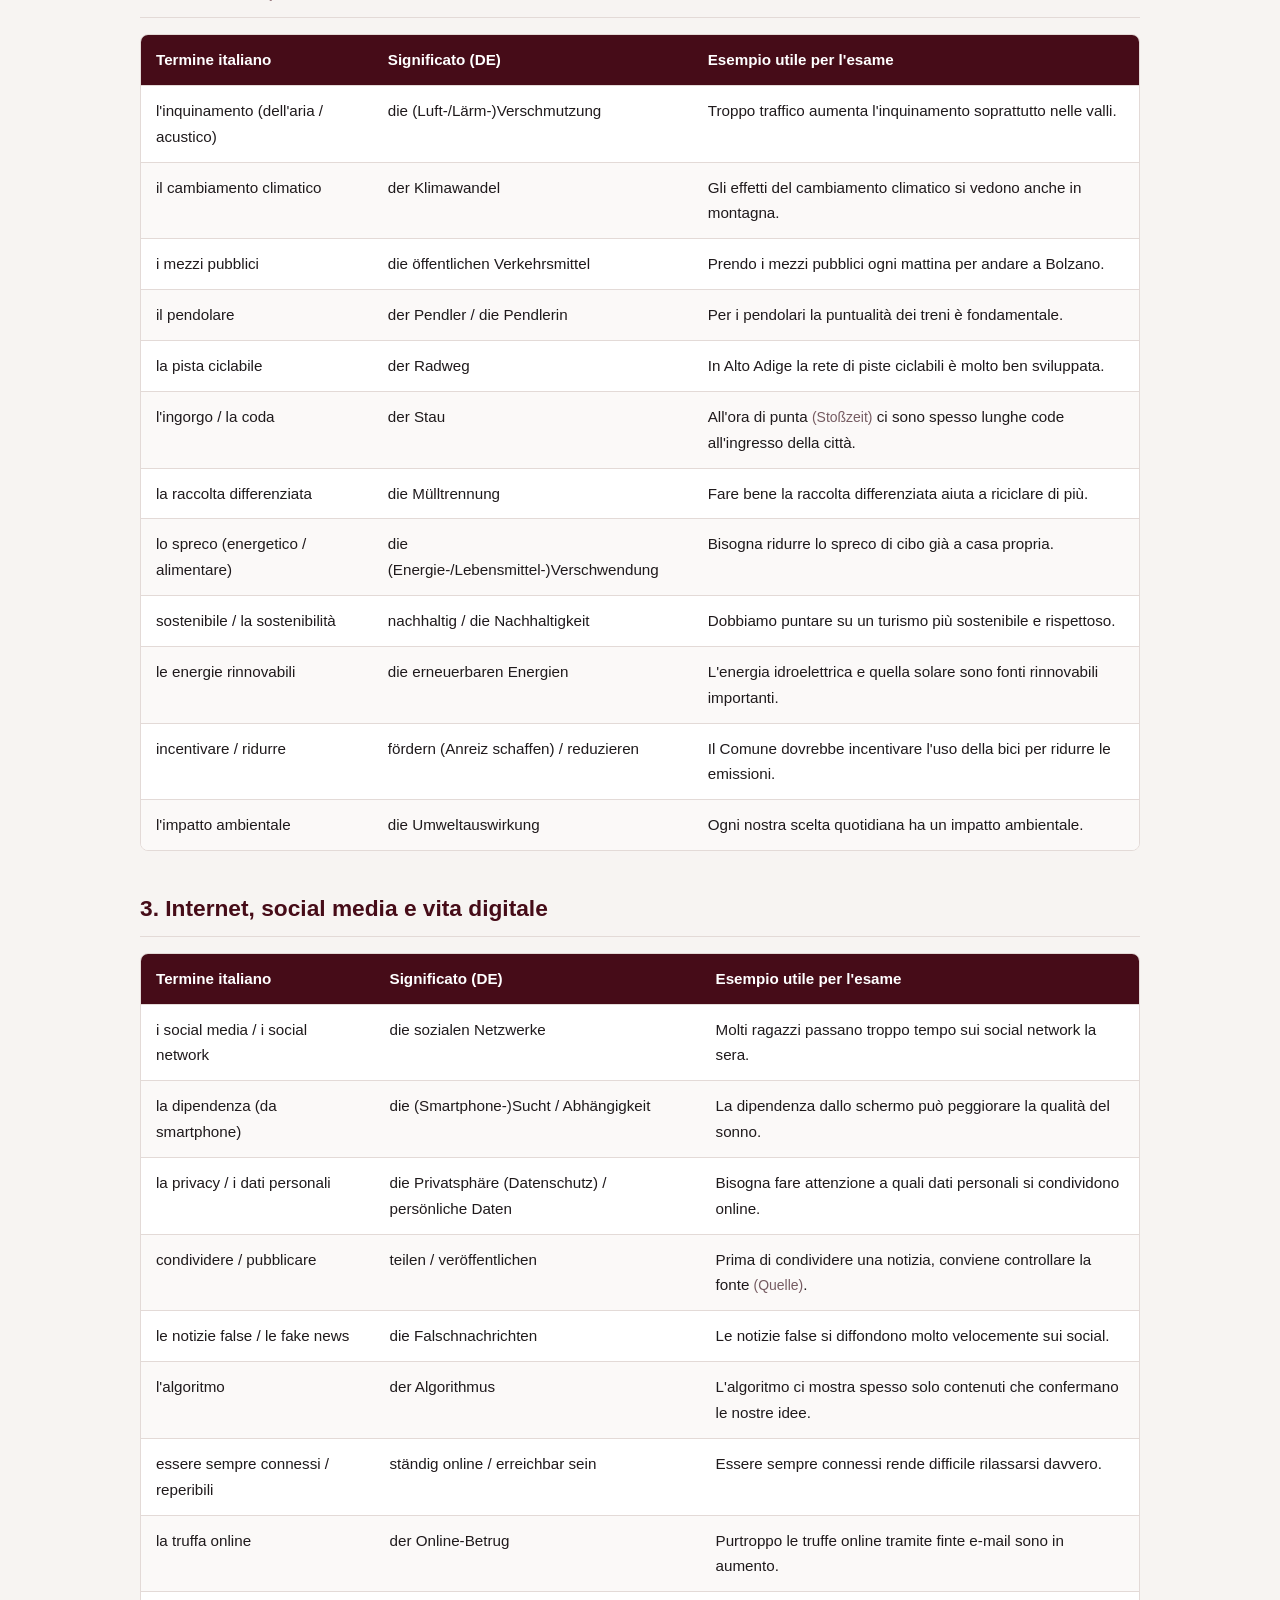
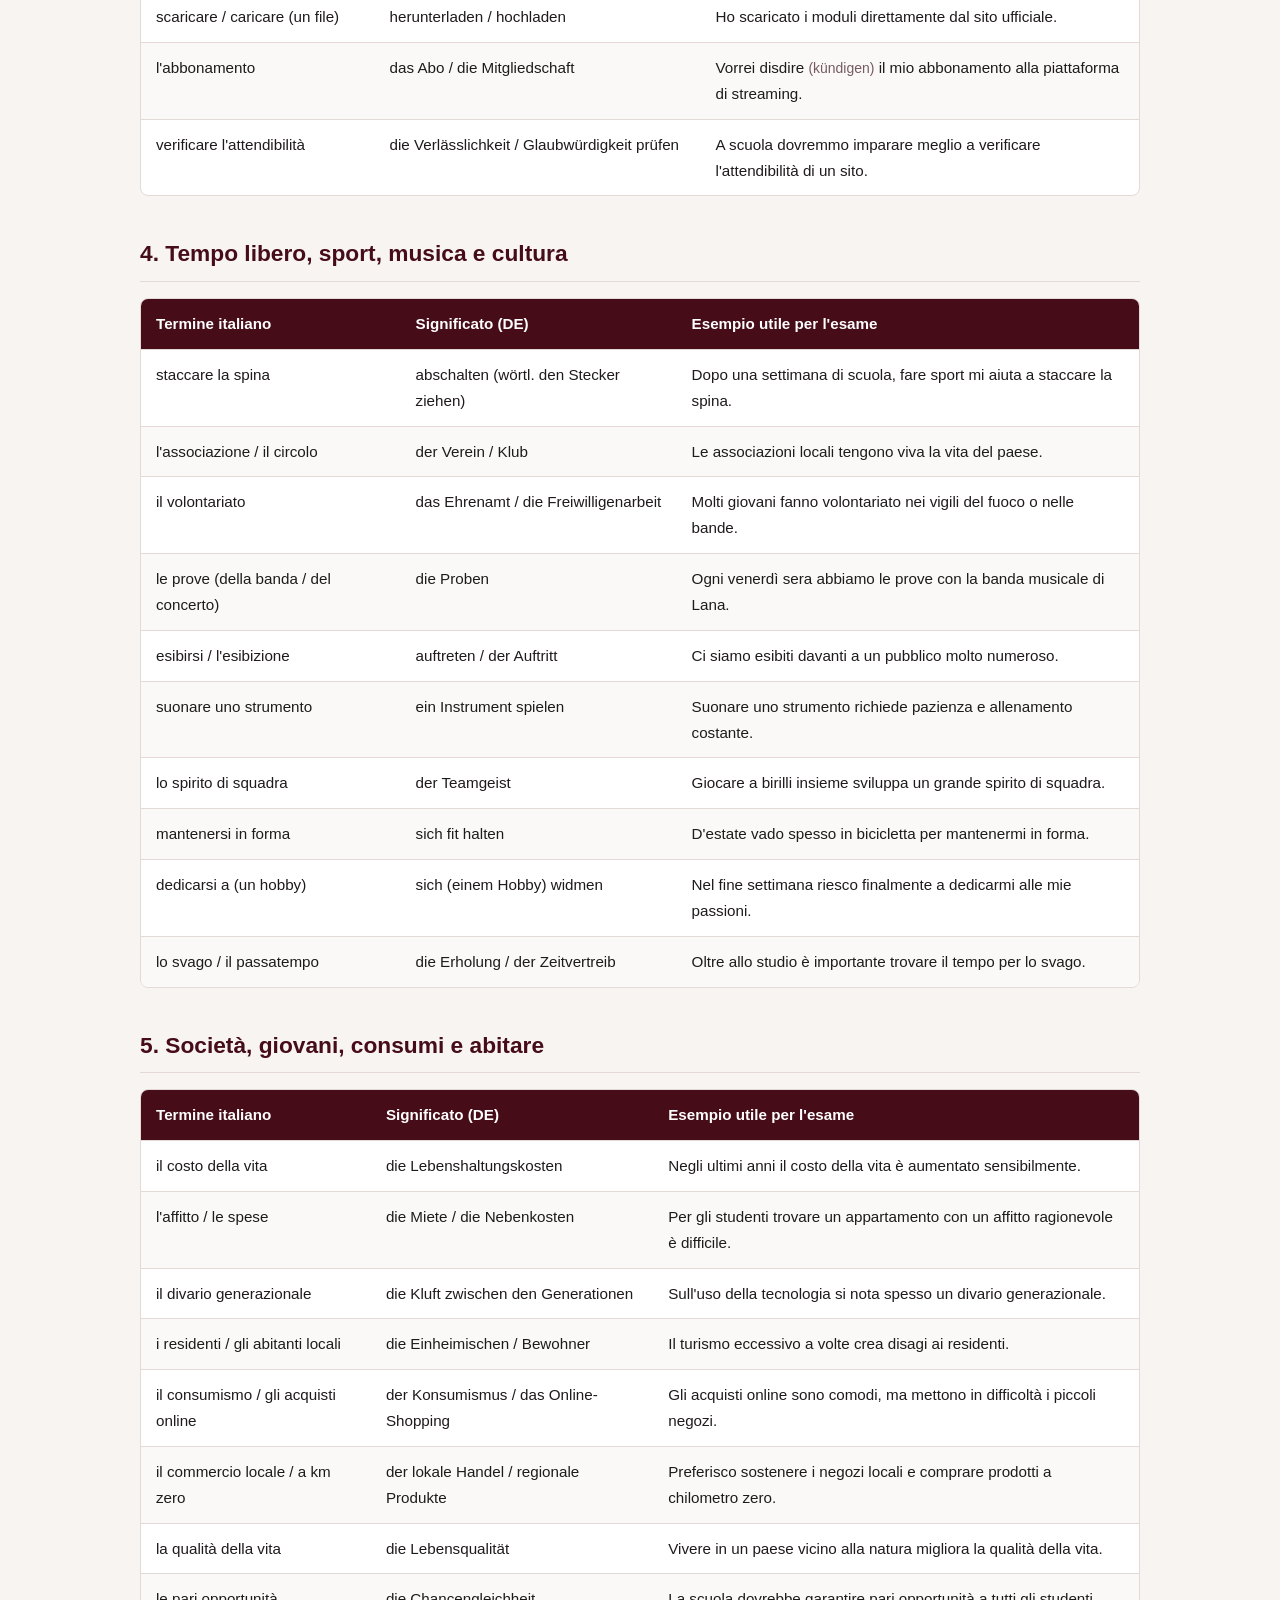
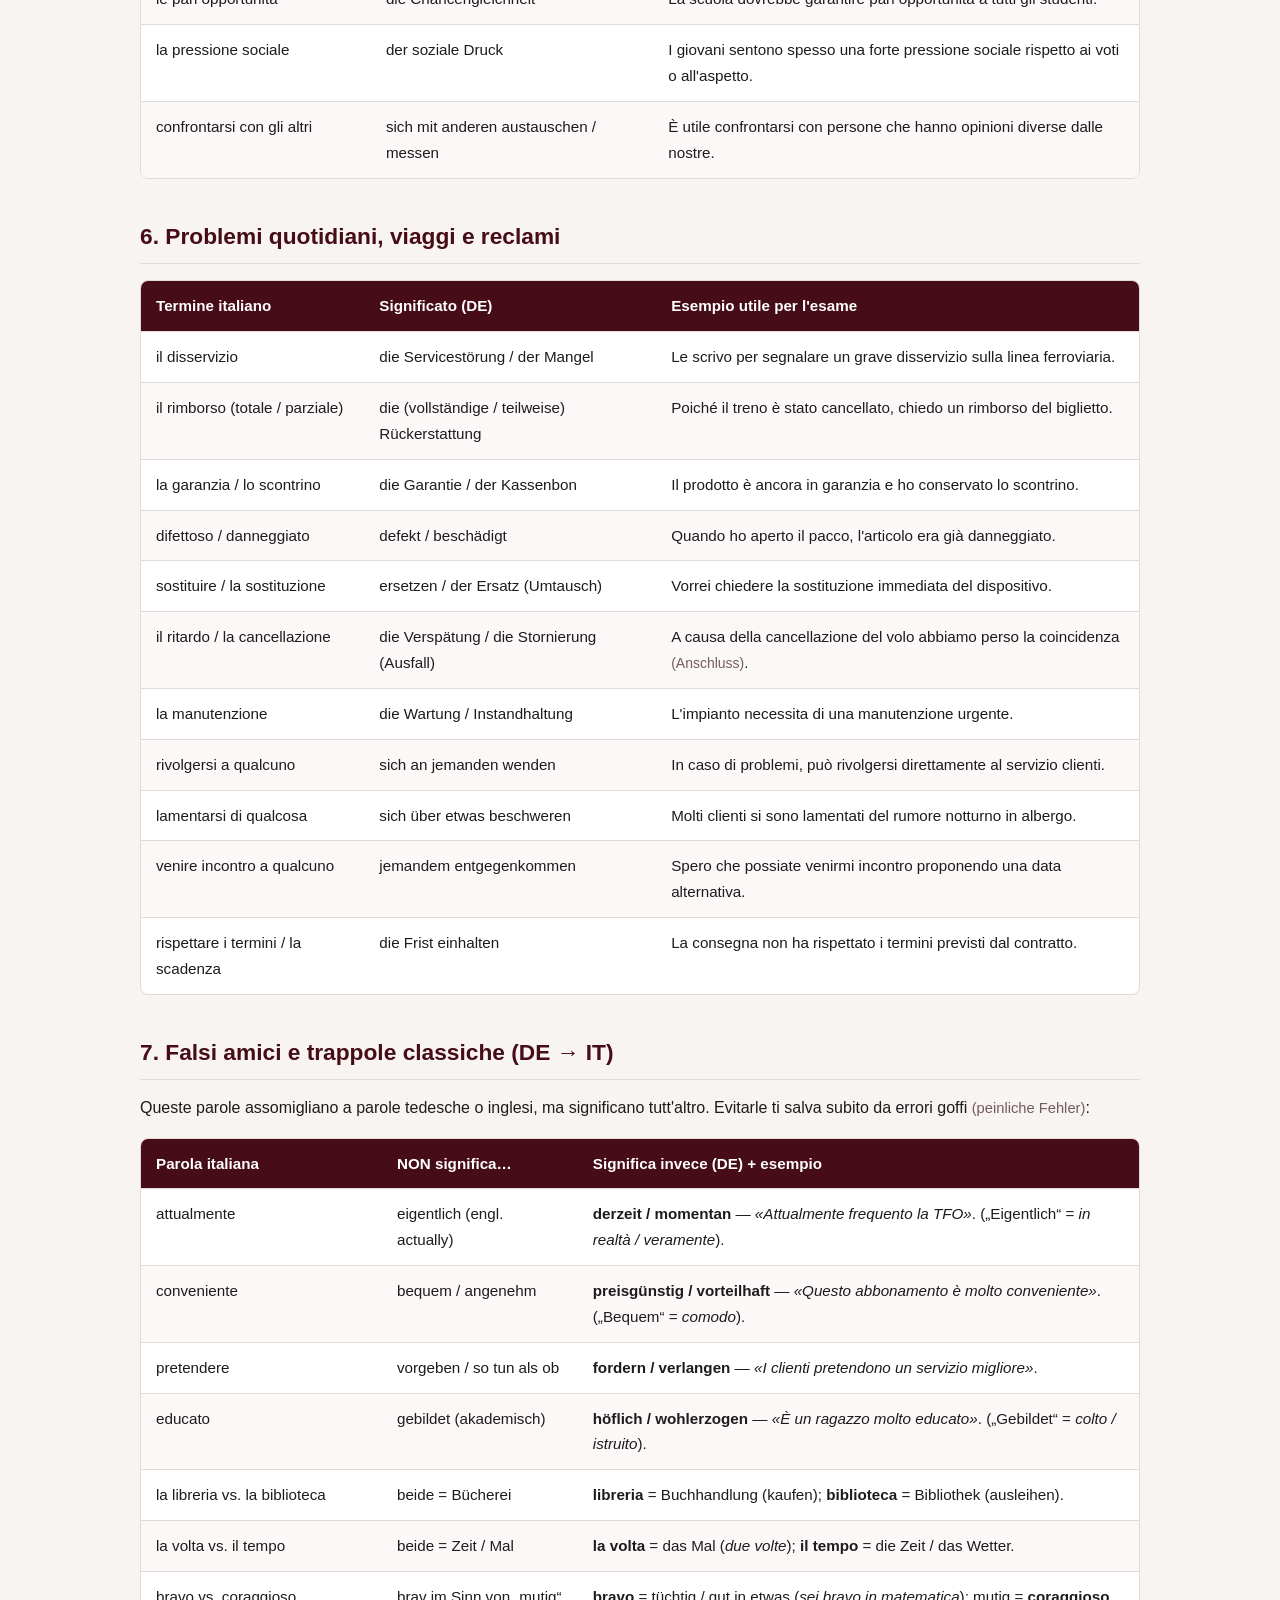
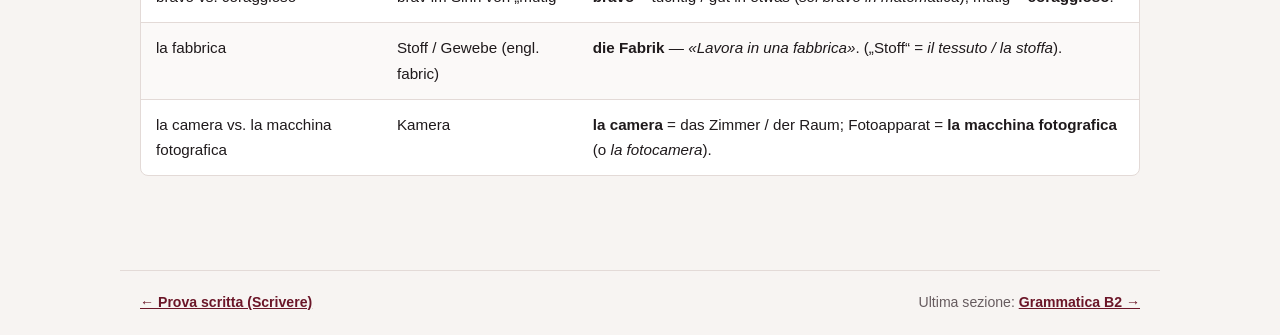
<file: wortschatz.html>
<!DOCTYPE html>
<html lang="it">
<head>
  <meta charset="UTF-8">
  <meta name="viewport" content="width=device-width, initial-scale=1.0">
  <title>PLIDA B2 – Lessico B2 per argomenti</title>
  <link rel="stylesheet" href="style.css">
</head>
<body>
  <header class="topbar">
    <div class="topbar-inner">
      <a href="index.html" class="brand">PLIDA B2 <span>Guida personale</span></a>
      <nav class="nav-links" aria-label="Navigazione principale">
        <a href="index.html">Panoramica</a>
        <a href="muendlich.html">Prova orale (Parlare)</a>
        <a href="schriftlich.html">Prova scritta (Scrivere)</a>
        <a href="wortschatz.html" class="active">Lessico B2</a>
        <a href="grammatik.html">Grammatica B2</a>
      </nav>
    </div>
  </header>

  <main class="container">
    <div class="page-header">
      <div>
        <h1>Lessico B2 per argomenti</h1>
        <p class="page-subtitle">
          Le parole e le espressioni più utili per i temi quotidiani dell'esame orale e scritto, sempre con l'articolo e una frase reale d'esempio.
        </p>
      </div>
      <div class="toolbar">
        <button id="toggle-de" class="btn btn-ghost" type="button">Nascondi aiuti (DE)</button>
        <button id="toggle-learn" class="btn btn-ghost" type="button">Modalità test (nascondi IT)</button>
      </div>
    </div>

    <div class="callout">
      <span class="callout-title">Come studiare questi vocaboli senza annoiarti <span class="de">(Ohne Langeweile lernen)</span></span>
      Non cercare di imparare parole singole fuori contesto <span class="de">(aus dem Zusammenhang gerissen)</span>. Leggi sempre la frase d'esempio: all'esame ti vengono in mente i blocchi interi (es. <em>«ridurre l'inquinamento»</em> oppure <em>«chiedere un rimborso»</em>), non la parola isolata. Con <strong>«Modalità test»</strong> qui sopra puoi coprire l'italiano e cliccare sulla riga per controllare la risposta.
    </div>

    <div class="toolbar" style="margin-bottom: 18px;">
      <a href="#sec-scuola" class="btn btn-ghost btn-small">Scuola &amp; Informatica</a>
      <a href="#sec-ambiente" class="btn btn-ghost btn-small">Ambiente &amp; Mobilità</a>
      <a href="#sec-internet" class="btn btn-ghost btn-small">Internet &amp; Media</a>
      <a href="#sec-tempo" class="btn btn-ghost btn-small">Tempo libero &amp; Musica</a>
      <a href="#sec-societa" class="btn btn-ghost btn-small">Società &amp; Consumi</a>
      <a href="#sec-reclami" class="btn btn-ghost btn-small">Problemi &amp; Reclami</a>
      <a href="#sec-trappole" class="btn btn-ghost btn-small">Falsi amici</a>
    </div>

    <input type="text" class="search-input filter-input" data-filter-scope=".vocab-row" placeholder="Cerca qualsiasi parola in italiano o tedesco (es. rimborso, traffico, indirizzo, tirocinio)...">

    <!-- 1. SCUOLA, LAVORO E INFORMATICA -->
    <h2 id="sec-scuola">1. Scuola, lavoro e informatica</h2>
    <div class="table-wrap">
      <table>
        <thead>
          <tr>
            <th>Termine italiano</th>
            <th>Significato (DE)</th>
            <th>Esempio utile per l'esame</th>
          </tr>
        </thead>
        <tbody>
          <tr class="vocab-row">
            <td><span class="it-phrase">l'indirizzo di studi</span></td>
            <td>die Fachrichtung / der Zweig</td>
            <td><span class="it-phrase">Ho scelto l'indirizzo di informatica perché mi piace programmare.</span></td>
          </tr>
          <tr class="vocab-row">
            <td><span class="it-phrase">il percorso formativo</span></td>
            <td>der Ausbildungsweg</td>
            <td><span class="it-phrase">Alla TFO il percorso formativo unisce teoria e pratica.</span></td>
          </tr>
          <tr class="vocab-row">
            <td><span class="it-phrase">il tirocinio / lo stage</span></td>
            <td>das Praktikum</td>
            <td><span class="it-phrase">Quest'estate vorrei fare un tirocinio in un'azienda locale.</span></td>
          </tr>
          <tr class="vocab-row">
            <td><span class="it-phrase">le competenze (digitali)</span></td>
            <td>die (digitalen) Kompetenzen / Fähigkeiten</td>
            <td><span class="it-phrase">Oggi le competenze informatiche sono richieste quasi ovunque.</span></td>
          </tr>
          <tr class="vocab-row">
            <td><span class="it-phrase">il colloquio di lavoro</span></td>
            <td>das Vorstellungsgespräch</td>
            <td><span class="it-phrase">La settimana prossima avrò il mio primo colloquio di lavoro.</span></td>
          </tr>
          <tr class="vocab-row">
            <td><span class="it-phrase">assumere / essere assunto</span></td>
            <td>einstellen / eingestellt werden</td>
            <td><span class="it-phrase">L'azienda cerca giovani qualificati da assumere a tempo indeterminato <span class="de">(unbefristet)</span>.</span></td>
          </tr>
          <tr class="vocab-row">
            <td><span class="it-phrase">il lavoro da remoto / smart working</span></td>
            <td>das Homeoffice / Remote-Arbeiten</td>
            <td><span class="it-phrase">Il lavoro da remoto permette di risparmiare molto tempo negli spostamenti.</span></td>
          </tr>
          <tr class="vocab-row">
            <td><span class="it-phrase">conciliare lavoro e vita privata</span></td>
            <td>Beruf und Privatleben vereinbaren</td>
            <td><span class="it-phrase">Non è sempre facile conciliare il lavoro con gli impegni familiari.</span></td>
          </tr>
          <tr class="vocab-row">
            <td><span class="it-phrase">l'intelligenza artificiale (IA)</span></td>
            <td>die künstliche Intelligenz (KI)</td>
            <td><span class="it-phrase">L'intelligenza artificiale cambia il modo di studiare e lavorare.</span></td>
          </tr>
          <tr class="vocab-row">
            <td><span class="it-phrase">l'aggiornamento (del software)</span></td>
            <td>das Update / die Aktualisierung</td>
            <td><span class="it-phrase">Dopo l'ultimo aggiornamento il programma è molto più veloce.</span></td>
          </tr>
          <tr class="vocab-row">
            <td><span class="it-phrase">il guasto / il malfunzionamento</span></td>
            <td>der Defekt / die Funktionsstörung</td>
            <td><span class="it-phrase">C'è stato un guasto tecnico nella rete scolastica.</span></td>
          </tr>
          <tr class="vocab-row">
            <td><span class="it-phrase">la sicurezza informatica</span></td>
            <td>die IT-Sicherheit / Cybersicherheit</td>
            <td><span class="it-phrase">La sicurezza informatica è fondamentale per proteggere i dati personali.</span></td>
          </tr>
          <tr class="vocab-row">
            <td><span class="it-phrase">inserirsi nel mondo del lavoro</span></td>
            <td>ins Berufsleben einsteigen</td>
            <td><span class="it-phrase">Con un buon diploma è più facile inserirsi nel mondo del lavoro.</span></td>
          </tr>
        </tbody>
      </table>
    </div>

    <!-- 2. AMBIENTE, CLIMA E MOBILITÀ -->
    <h2 id="sec-ambiente">2. Ambiente, clima e mobilità</h2>
    <div class="table-wrap">
      <table>
        <thead>
          <tr>
            <th>Termine italiano</th>
            <th>Significato (DE)</th>
            <th>Esempio utile per l'esame</th>
          </tr>
        </thead>
        <tbody>
          <tr class="vocab-row">
            <td><span class="it-phrase">l'inquinamento (dell'aria / acustico)</span></td>
            <td>die (Luft-/Lärm-)Verschmutzung</td>
            <td><span class="it-phrase">Troppo traffico aumenta l'inquinamento soprattutto nelle valli.</span></td>
          </tr>
          <tr class="vocab-row">
            <td><span class="it-phrase">il cambiamento climatico</span></td>
            <td>der Klimawandel</td>
            <td><span class="it-phrase">Gli effetti del cambiamento climatico si vedono anche in montagna.</span></td>
          </tr>
          <tr class="vocab-row">
            <td><span class="it-phrase">i mezzi pubblici</span></td>
            <td>die öffentlichen Verkehrsmittel</td>
            <td><span class="it-phrase">Prendo i mezzi pubblici ogni mattina per andare a Bolzano.</span></td>
          </tr>
          <tr class="vocab-row">
            <td><span class="it-phrase">il pendolare</span></td>
            <td>der Pendler / die Pendlerin</td>
            <td><span class="it-phrase">Per i pendolari la puntualità dei treni è fondamentale.</span></td>
          </tr>
          <tr class="vocab-row">
            <td><span class="it-phrase">la pista ciclabile</span></td>
            <td>der Radweg</td>
            <td><span class="it-phrase">In Alto Adige la rete di piste ciclabili è molto ben sviluppata.</span></td>
          </tr>
          <tr class="vocab-row">
            <td><span class="it-phrase">l'ingorgo / la coda</span></td>
            <td>der Stau</td>
            <td><span class="it-phrase">All'ora di punta <span class="de">(Stoßzeit)</span> ci sono spesso lunghe code all'ingresso della città.</span></td>
          </tr>
          <tr class="vocab-row">
            <td><span class="it-phrase">la raccolta differenziata</span></td>
            <td>die Mülltrennung</td>
            <td><span class="it-phrase">Fare bene la raccolta differenziata aiuta a riciclare di più.</span></td>
          </tr>
          <tr class="vocab-row">
            <td><span class="it-phrase">lo spreco (energetico / alimentare)</span></td>
            <td>die (Energie-/Lebensmittel-)Verschwendung</td>
            <td><span class="it-phrase">Bisogna ridurre lo spreco di cibo già a casa propria.</span></td>
          </tr>
          <tr class="vocab-row">
            <td><span class="it-phrase">sostenibile / la sostenibilità</span></td>
            <td>nachhaltig / die Nachhaltigkeit</td>
            <td><span class="it-phrase">Dobbiamo puntare su un turismo più sostenibile e rispettoso.</span></td>
          </tr>
          <tr class="vocab-row">
            <td><span class="it-phrase">le energie rinnovabili</span></td>
            <td>die erneuerbaren Energien</td>
            <td><span class="it-phrase">L'energia idroelettrica e quella solare sono fonti rinnovabili importanti.</span></td>
          </tr>
          <tr class="vocab-row">
            <td><span class="it-phrase">incentivare / ridurre</span></td>
            <td>fördern (Anreiz schaffen) / reduzieren</td>
            <td><span class="it-phrase">Il Comune dovrebbe incentivare l'uso della bici per ridurre le emissioni.</span></td>
          </tr>
          <tr class="vocab-row">
            <td><span class="it-phrase">l'impatto ambientale</span></td>
            <td>die Umweltauswirkung</td>
            <td><span class="it-phrase">Ogni nostra scelta quotidiana ha un impatto ambientale.</span></td>
          </tr>
        </tbody>
      </table>
    </div>

    <!-- 3. INTERNET, MEDIA E VITA DIGITALE -->
    <h2 id="sec-internet">3. Internet, social media e vita digitale</h2>
    <div class="table-wrap">
      <table>
        <thead>
          <tr>
            <th>Termine italiano</th>
            <th>Significato (DE)</th>
            <th>Esempio utile per l'esame</th>
          </tr>
        </thead>
        <tbody>
          <tr class="vocab-row">
            <td><span class="it-phrase">i social media / i social network</span></td>
            <td>die sozialen Netzwerke</td>
            <td><span class="it-phrase">Molti ragazzi passano troppo tempo sui social network la sera.</span></td>
          </tr>
          <tr class="vocab-row">
            <td><span class="it-phrase">la dipendenza (da smartphone)</span></td>
            <td>die (Smartphone-)Sucht / Abhängigkeit</td>
            <td><span class="it-phrase">La dipendenza dallo schermo può peggiorare la qualità del sonno.</span></td>
          </tr>
          <tr class="vocab-row">
            <td><span class="it-phrase">la privacy / i dati personali</span></td>
            <td>die Privatsphäre (Datenschutz) / persönliche Daten</td>
            <td><span class="it-phrase">Bisogna fare attenzione a quali dati personali si condividono online.</span></td>
          </tr>
          <tr class="vocab-row">
            <td><span class="it-phrase">condividere / pubblicare</span></td>
            <td>teilen / veröffentlichen</td>
            <td><span class="it-phrase">Prima di condividere una notizia, conviene controllare la fonte <span class="de">(Quelle)</span>.</span></td>
          </tr>
          <tr class="vocab-row">
            <td><span class="it-phrase">le notizie false / le fake news</span></td>
            <td>die Falschnachrichten</td>
            <td><span class="it-phrase">Le notizie false si diffondono molto velocemente sui social.</span></td>
          </tr>
          <tr class="vocab-row">
            <td><span class="it-phrase">l'algoritmo</span></td>
            <td>der Algorithmus</td>
            <td><span class="it-phrase">L'algoritmo ci mostra spesso solo contenuti che confermano le nostre idee.</span></td>
          </tr>
          <tr class="vocab-row">
            <td><span class="it-phrase">essere sempre connessi / reperibili</span></td>
            <td>ständig online / erreichbar sein</td>
            <td><span class="it-phrase">Essere sempre connessi rende difficile rilassarsi davvero.</span></td>
          </tr>
          <tr class="vocab-row">
            <td><span class="it-phrase">la truffa online</span></td>
            <td>der Online-Betrug</td>
            <td><span class="it-phrase">Purtroppo le truffe online tramite finte e-mail sono in aumento.</span></td>
          </tr>
          <tr class="vocab-row">
            <td><span class="it-phrase">scaricare / caricare (un file)</span></td>
            <td>herunterladen / hochladen</td>
            <td><span class="it-phrase">Ho scaricato i moduli direttamente dal sito ufficiale.</span></td>
          </tr>
          <tr class="vocab-row">
            <td><span class="it-phrase">l'abbonamento</span></td>
            <td>das Abo / die Mitgliedschaft</td>
            <td><span class="it-phrase">Vorrei disdire <span class="de">(kündigen)</span> il mio abbonamento alla piattaforma di streaming.</span></td>
          </tr>
          <tr class="vocab-row">
            <td><span class="it-phrase">verificare l'attendibilità</span></td>
            <td>die Verlässlichkeit / Glaubwürdigkeit prüfen</td>
            <td><span class="it-phrase">A scuola dovremmo imparare meglio a verificare l'attendibilità di un sito.</span></td>
          </tr>
        </tbody>
      </table>
    </div>

    <!-- 4. TEMPO LIBERO, SPORT, MUSICA E CULTURA -->
    <h2 id="sec-tempo">4. Tempo libero, sport, musica e cultura</h2>
    <div class="table-wrap">
      <table>
        <thead>
          <tr>
            <th>Termine italiano</th>
            <th>Significato (DE)</th>
            <th>Esempio utile per l'esame</th>
          </tr>
        </thead>
        <tbody>
          <tr class="vocab-row">
            <td><span class="it-phrase">staccare la spina</span></td>
            <td>abschalten (wörtl. den Stecker ziehen)</td>
            <td><span class="it-phrase">Dopo una settimana di scuola, fare sport mi aiuta a staccare la spina.</span></td>
          </tr>
          <tr class="vocab-row">
            <td><span class="it-phrase">l'associazione / il circolo</span></td>
            <td>der Verein / Klub</td>
            <td><span class="it-phrase">Le associazioni locali tengono viva la vita del paese.</span></td>
          </tr>
          <tr class="vocab-row">
            <td><span class="it-phrase">il volontariato</span></td>
            <td>das Ehrenamt / die Freiwilligenarbeit</td>
            <td><span class="it-phrase">Molti giovani fanno volontariato nei vigili del fuoco o nelle bande.</span></td>
          </tr>
          <tr class="vocab-row">
            <td><span class="it-phrase">le prove (della banda / del concerto)</span></td>
            <td>die Proben</td>
            <td><span class="it-phrase">Ogni venerdì sera abbiamo le prove con la banda musicale di Lana.</span></td>
          </tr>
          <tr class="vocab-row">
            <td><span class="it-phrase">esibirsi / l'esibizione</span></td>
            <td>auftreten / der Auftritt</td>
            <td><span class="it-phrase">Ci siamo esibiti davanti a un pubblico molto numeroso.</span></td>
          </tr>
          <tr class="vocab-row">
            <td><span class="it-phrase">suonare uno strumento</span></td>
            <td>ein Instrument spielen</td>
            <td><span class="it-phrase">Suonare uno strumento richiede pazienza e allenamento costante.</span></td>
          </tr>
          <tr class="vocab-row">
            <td><span class="it-phrase">lo spirito di squadra</span></td>
            <td>der Teamgeist</td>
            <td><span class="it-phrase">Giocare a birilli insieme sviluppa un grande spirito di squadra.</span></td>
          </tr>
          <tr class="vocab-row">
            <td><span class="it-phrase">mantenersi in forma</span></td>
            <td>sich fit halten</td>
            <td><span class="it-phrase">D'estate vado spesso in bicicletta per mantenermi in forma.</span></td>
          </tr>
          <tr class="vocab-row">
            <td><span class="it-phrase">dedicarsi a (un hobby)</span></td>
            <td>sich (einem Hobby) widmen</td>
            <td><span class="it-phrase">Nel fine settimana riesco finalmente a dedicarmi alle mie passioni.</span></td>
          </tr>
          <tr class="vocab-row">
            <td><span class="it-phrase">lo svago / il passatempo</span></td>
            <td>die Erholung / der Zeitvertreib</td>
            <td><span class="it-phrase">Oltre allo studio è importante trovare il tempo per lo svago.</span></td>
          </tr>
        </tbody>
      </table>
    </div>

    <!-- 5. SOCIETÀ, GIOVANI, CONSUMI E ABITARE -->
    <h2 id="sec-societa">5. Società, giovani, consumi e abitare</h2>
    <div class="table-wrap">
      <table>
        <thead>
          <tr>
            <th>Termine italiano</th>
            <th>Significato (DE)</th>
            <th>Esempio utile per l'esame</th>
          </tr>
        </thead>
        <tbody>
          <tr class="vocab-row">
            <td><span class="it-phrase">il costo della vita</span></td>
            <td>die Lebenshaltungskosten</td>
            <td><span class="it-phrase">Negli ultimi anni il costo della vita è aumentato sensibilmente.</span></td>
          </tr>
          <tr class="vocab-row">
            <td><span class="it-phrase">l'affitto / le spese</span></td>
            <td>die Miete / die Nebenkosten</td>
            <td><span class="it-phrase">Per gli studenti trovare un appartamento con un affitto ragionevole è difficile.</span></td>
          </tr>
          <tr class="vocab-row">
            <td><span class="it-phrase">il divario generazionale</span></td>
            <td>die Kluft zwischen den Generationen</td>
            <td><span class="it-phrase">Sull'uso della tecnologia si nota spesso un divario generazionale.</span></td>
          </tr>
          <tr class="vocab-row">
            <td><span class="it-phrase">i residenti / gli abitanti locali</span></td>
            <td>die Einheimischen / Bewohner</td>
            <td><span class="it-phrase">Il turismo eccessivo a volte crea disagi ai residenti.</span></td>
          </tr>
          <tr class="vocab-row">
            <td><span class="it-phrase">il consumismo / gli acquisti online</span></td>
            <td>der Konsumismus / das Online-Shopping</td>
            <td><span class="it-phrase">Gli acquisti online sono comodi, ma mettono in difficoltà i piccoli negozi.</span></td>
          </tr>
          <tr class="vocab-row">
            <td><span class="it-phrase">il commercio locale / a km zero</span></td>
            <td>der lokale Handel / regionale Produkte</td>
            <td><span class="it-phrase">Preferisco sostenere i negozi locali e comprare prodotti a chilometro zero.</span></td>
          </tr>
          <tr class="vocab-row">
            <td><span class="it-phrase">la qualità della vita</span></td>
            <td>die Lebensqualität</td>
            <td><span class="it-phrase">Vivere in un paese vicino alla natura migliora la qualità della vita.</span></td>
          </tr>
          <tr class="vocab-row">
            <td><span class="it-phrase">le pari opportunità</span></td>
            <td>die Chancengleichheit</td>
            <td><span class="it-phrase">La scuola dovrebbe garantire pari opportunità a tutti gli studenti.</span></td>
          </tr>
          <tr class="vocab-row">
            <td><span class="it-phrase">la pressione sociale</span></td>
            <td>der soziale Druck</td>
            <td><span class="it-phrase">I giovani sentono spesso una forte pressione sociale rispetto ai voti o all'aspetto.</span></td>
          </tr>
          <tr class="vocab-row">
            <td><span class="it-phrase">confrontarsi con gli altri</span></td>
            <td>sich mit anderen austauschen / messen</td>
            <td><span class="it-phrase">È utile confrontarsi con persone che hanno opinioni diverse dalle nostre.</span></td>
          </tr>
        </tbody>
      </table>
    </div>

    <!-- 6. PROBLEMI QUOTIDIANI, VIAGGI E RECLAMI -->
    <h2 id="sec-reclami">6. Problemi quotidiani, viaggi e reclami</h2>
    <div class="table-wrap">
      <table>
        <thead>
          <tr>
            <th>Termine italiano</th>
            <th>Significato (DE)</th>
            <th>Esempio utile per l'esame</th>
          </tr>
        </thead>
        <tbody>
          <tr class="vocab-row">
            <td><span class="it-phrase">il disservizio</span></td>
            <td>die Servicestörung / der Mangel</td>
            <td><span class="it-phrase">Le scrivo per segnalare un grave disservizio sulla linea ferroviaria.</span></td>
          </tr>
          <tr class="vocab-row">
            <td><span class="it-phrase">il rimborso (totale / parziale)</span></td>
            <td>die (vollständige / teilweise) Rückerstattung</td>
            <td><span class="it-phrase">Poiché il treno è stato cancellato, chiedo un rimborso del biglietto.</span></td>
          </tr>
          <tr class="vocab-row">
            <td><span class="it-phrase">la garanzia / lo scontrino</span></td>
            <td>die Garantie / der Kassenbon</td>
            <td><span class="it-phrase">Il prodotto è ancora in garanzia e ho conservato lo scontrino.</span></td>
          </tr>
          <tr class="vocab-row">
            <td><span class="it-phrase">difettoso / danneggiato</span></td>
            <td>defekt / beschädigt</td>
            <td><span class="it-phrase">Quando ho aperto il pacco, l'articolo era già danneggiato.</span></td>
          </tr>
          <tr class="vocab-row">
            <td><span class="it-phrase">sostituire / la sostituzione</span></td>
            <td>ersetzen / der Ersatz (Umtausch)</td>
            <td><span class="it-phrase">Vorrei chiedere la sostituzione immediata del dispositivo.</span></td>
          </tr>
          <tr class="vocab-row">
            <td><span class="it-phrase">il ritardo / la cancellazione</span></td>
            <td>die Verspätung / die Stornierung (Ausfall)</td>
            <td><span class="it-phrase">A causa della cancellazione del volo abbiamo perso la coincidenza <span class="de">(Anschluss)</span>.</span></td>
          </tr>
          <tr class="vocab-row">
            <td><span class="it-phrase">la manutenzione</span></td>
            <td>die Wartung / Instandhaltung</td>
            <td><span class="it-phrase">L'impianto necessita di una manutenzione urgente.</span></td>
          </tr>
          <tr class="vocab-row">
            <td><span class="it-phrase">rivolgersi a qualcuno</span></td>
            <td>sich an jemanden wenden</td>
            <td><span class="it-phrase">In caso di problemi, può rivolgersi direttamente al servizio clienti.</span></td>
          </tr>
          <tr class="vocab-row">
            <td><span class="it-phrase">lamentarsi di qualcosa</span></td>
            <td>sich über etwas beschweren</td>
            <td><span class="it-phrase">Molti clienti si sono lamentati del rumore notturno in albergo.</span></td>
          </tr>
          <tr class="vocab-row">
            <td><span class="it-phrase">venire incontro a qualcuno</span></td>
            <td>jemandem entgegenkommen</td>
            <td><span class="it-phrase">Spero che possiate venirmi incontro proponendo una data alternativa.</span></td>
          </tr>
          <tr class="vocab-row">
            <td><span class="it-phrase">rispettare i termini / la scadenza</span></td>
            <td>die Frist einhalten</td>
            <td><span class="it-phrase">La consegna non ha rispettato i termini previsti dal contratto.</span></td>
          </tr>
        </tbody>
      </table>
    </div>

    <!-- 7. FALSI AMICI -->
    <h2 id="sec-trappole">7. Falsi amici e trappole classiche (DE → IT)</h2>
    <p>
      Queste parole assomigliano a parole tedesche o inglesi, ma significano tutt'altro. Evitarle ti salva subito da errori goffi <span class="de">(peinliche Fehler)</span>:
    </p>
    <div class="table-wrap">
      <table>
        <thead>
          <tr>
            <th>Parola italiana</th>
            <th>NON significa…</th>
            <th>Significa invece (DE) + esempio</th>
          </tr>
        </thead>
        <tbody>
          <tr class="vocab-row">
            <td><span class="it-phrase">attualmente</span></td>
            <td>eigentlich (engl. actually)</td>
            <td><strong>derzeit / momentan</strong> — <em>«Attualmente frequento la TFO»</em>. („Eigentlich“ = <em>in realtà / veramente</em>).</td>
          </tr>
          <tr class="vocab-row">
            <td><span class="it-phrase">conveniente</span></td>
            <td>bequem / angenehm</td>
            <td><strong>preisgünstig / vorteilhaft</strong> — <em>«Questo abbonamento è molto conveniente»</em>. („Bequem“ = <em>comodo</em>).</td>
          </tr>
          <tr class="vocab-row">
            <td><span class="it-phrase">pretendere</span></td>
            <td>vorgeben / so tun als ob</td>
            <td><strong>fordern / verlangen</strong> — <em>«I clienti pretendono un servizio migliore»</em>.</td>
          </tr>
          <tr class="vocab-row">
            <td><span class="it-phrase">educato</span></td>
            <td>gebildet (akademisch)</td>
            <td><strong>höflich / wohlerzogen</strong> — <em>«È un ragazzo molto educato»</em>. („Gebildet“ = <em>colto / istruito</em>).</td>
          </tr>
          <tr class="vocab-row">
            <td><span class="it-phrase">la libreria vs. la biblioteca</span></td>
            <td>beide = Bücherei</td>
            <td><strong>libreria</strong> = Buchhandlung (kaufen); <strong>biblioteca</strong> = Bibliothek (ausleihen).</td>
          </tr>
          <tr class="vocab-row">
            <td><span class="it-phrase">la volta vs. il tempo</span></td>
            <td>beide = Zeit / Mal</td>
            <td><strong>la volta</strong> = das Mal (<em>due volte</em>); <strong>il tempo</strong> = die Zeit / das Wetter.</td>
          </tr>
          <tr class="vocab-row">
            <td><span class="it-phrase">bravo vs. coraggioso</span></td>
            <td>brav im Sinn von „mutig“</td>
            <td><strong>bravo</strong> = tüchtig / gut in etwas (<em>sei bravo in matematica</em>); mutig = <strong>coraggioso</strong>.</td>
          </tr>
          <tr class="vocab-row">
            <td><span class="it-phrase">la fabbrica</span></td>
            <td>Stoff / Gewebe (engl. fabric)</td>
            <td><strong>die Fabrik</strong> — <em>«Lavora in una fabbrica»</em>. („Stoff“ = <em>il tessuto / la stoffa</em>).</td>
          </tr>
          <tr class="vocab-row">
            <td><span class="it-phrase">la camera vs. la macchina fotografica</span></td>
            <td>Kamera</td>
            <td><strong>la camera</strong> = das Zimmer / der Raum; Fotoapparat = <strong>la macchina fotografica</strong> (o <em>la fotocamera</em>).</td>
          </tr>
        </tbody>
      </table>
    </div>
  </main>

  <footer class="footer">
    <span><a href="schriftlich.html" style="color: var(--accent); font-weight: 600;">← Prova scritta (Scrivere)</a></span>
    <span>Ultima sezione: <a href="grammatik.html" style="color: var(--accent); font-weight: 600;">Grammatica B2 →</a></span>
  </footer>

  <script src="app.js"></script>
</body>
</html>
</file>
<file: style.css>
:root {
  --bg: #f7f4f2;
  --surface: #ffffff;
  --surface-alt: #f1ebe8;
  --text: #1f1a1c;
  --muted: #665b5e;
  --accent: #6b1628;
  --accent-dark: #460c18;
  --accent-hover: #851e34;
  --accent-soft: #f5e9ec;
  --border: #e3dad7;
  --hint: #755b61;
  --warn-bg: #faf2ee;
  --warn-border: #9e472a;
  --radius: 8px;
  --shadow: 0 2px 10px rgba(31, 26, 28, 0.05);
}

* {
  box-sizing: border-box;
}

html {
  scroll-behavior: smooth;
}

body {
  margin: 0;
  font-family: -apple-system, BlinkMacSystemFont, "Segoe UI", Roboto, "Helvetica Neue", Arial, sans-serif;
  background-color: var(--bg);
  color: var(--text);
  line-height: 1.7;
  font-size: 16px;
}

/* Top Navigation */
.topbar {
  position: sticky;
  top: 0;
  z-index: 100;
  background-color: var(--accent-dark);
  color: #ffffff;
  border-bottom: 3px solid var(--accent);
  box-shadow: 0 2px 12px rgba(0, 0, 0, 0.14);
}

.topbar-inner {
  max-width: 1120px;
  margin: 0 auto;
  padding: 0 20px;
  display: flex;
  flex-wrap: wrap;
  align-items: center;
  justify-content: space-between;
  gap: 12px;
  min-height: 62px;
}

.brand {
  font-weight: 700;
  font-size: 1.05rem;
  letter-spacing: 0.4px;
  color: #ffffff;
  text-decoration: none;
  padding: 8px 0;
}

.brand span {
  color: #e4bcc5;
  font-weight: 400;
  font-size: 0.9rem;
  margin-left: 6px;
}

.nav-links {
  display: flex;
  flex-wrap: wrap;
  gap: 4px;
  align-items: center;
}

.nav-links a {
  color: #ead7dc;
  text-decoration: none;
  font-size: 0.92rem;
  font-weight: 500;
  padding: 8px 13px;
  border-radius: 5px;
  transition: background-color 0.18s ease, color 0.18s ease;
}

.nav-links a:hover {
  background-color: rgba(255, 255, 255, 0.1);
  color: #ffffff;
}

.nav-links a.active {
  background-color: var(--accent);
  color: #ffffff;
  font-weight: 600;
}

/* Page Layout */
.container {
  max-width: 1040px;
  margin: 0 auto;
  padding: 32px 20px 72px;
}

.page-header {
  display: flex;
  flex-wrap: wrap;
  justify-content: space-between;
  align-items: flex-end;
  gap: 16px;
  padding-bottom: 22px;
  margin-bottom: 28px;
  border-bottom: 2px solid var(--border);
}

.page-header h1 {
  margin: 0 0 6px;
  font-size: 2rem;
  line-height: 1.25;
  color: var(--accent-dark);
  letter-spacing: -0.01em;
}

.page-subtitle {
  margin: 0;
  color: var(--muted);
  font-size: 1.02rem;
  max-width: 680px;
}

.toolbar {
  display: flex;
  flex-wrap: wrap;
  gap: 10px;
  align-items: center;
}

/* Headings */
h2 {
  font-size: 1.42rem;
  color: var(--accent-dark);
  margin: 38px 0 14px;
  padding-bottom: 8px;
  border-bottom: 1px solid var(--border);
}

h3 {
  font-size: 1.13rem;
  color: var(--accent);
  margin: 22px 0 10px;
}

p {
  margin: 0 0 14px;
}

ul, ol {
  margin: 0 0 16px;
  padding-left: 22px;
}

li {
  margin-bottom: 7px;
}

/* German Translation Hints */
.de {
  color: var(--hint);
  font-size: 0.92em;
  font-weight: 400;
}

body.hide-de .de {
  display: none;
}

/* Cards & Grids */
.card {
  background-color: var(--surface);
  border: 1px solid var(--border);
  border-radius: var(--radius);
  padding: 22px 24px;
  margin-bottom: 20px;
  box-shadow: var(--shadow);
}

.card-accent {
  border-left: 4px solid var(--accent);
}

.grid-2 {
  display: grid;
  grid-template-columns: repeat(2, minmax(0, 1fr));
  gap: 18px;
  margin-bottom: 20px;
}

.grid-3 {
  display: grid;
  grid-template-columns: repeat(3, minmax(0, 1fr));
  gap: 16px;
  margin-bottom: 20px;
}

@media (max-width: 820px) {
  .grid-2, .grid-3 {
    grid-template-columns: 1fr;
  }
}

.stat-card {
  background: var(--surface);
  border: 1px solid var(--border);
  border-top: 3px solid var(--accent);
  border-radius: var(--radius);
  padding: 18px 20px;
  box-shadow: var(--shadow);
}

.stat-label {
  font-size: 0.85rem;
  text-transform: uppercase;
  letter-spacing: 0.05em;
  color: var(--muted);
  margin-bottom: 4px;
}

.stat-value {
  font-size: 1.45rem;
  font-weight: 700;
  color: var(--accent-dark);
  margin-bottom: 6px;
}

/* Callouts & Sample Texts */
.callout {
  background-color: var(--accent-soft);
  border-left: 4px solid var(--accent);
  padding: 15px 18px;
  border-radius: 0 var(--radius) var(--radius) 0;
  margin: 18px 0;
}

.callout-warn {
  background-color: var(--warn-bg);
  border-left-color: var(--warn-border);
}

.callout-title {
  display: block;
  font-weight: 700;
  color: var(--accent-dark);
  margin-bottom: 4px;
}

.example-box {
  background-color: var(--surface-alt);
  border-left: 4px solid var(--accent);
  padding: 18px 20px;
  border-radius: 0 var(--radius) var(--radius) 0;
  margin: 14px 0 18px;
  position: relative;
}

.example-box p:last-child {
  margin-bottom: 0;
}

/* Tables */
.table-wrap {
  overflow-x: auto;
  margin: 16px 0 22px;
  border-radius: var(--radius);
  border: 1px solid var(--border);
  background: var(--surface);
}

table {
  width: 100%;
  border-collapse: collapse;
  text-align: left;
  font-size: 0.95rem;
}

thead th {
  background-color: var(--accent-dark);
  color: #ffffff;
  font-weight: 600;
  padding: 12px 15px;
}

tbody td {
  padding: 12px 15px;
  border-top: 1px solid var(--border);
  vertical-align: top;
}

tbody tr:nth-child(even) {
  background-color: #fbf9f8;
}

/* Buttons */
.btn {
  display: inline-flex;
  align-items: center;
  gap: 6px;
  background-color: var(--accent);
  color: #ffffff;
  border: 1px solid var(--accent);
  border-radius: 6px;
  padding: 8px 14px;
  font-size: 0.88rem;
  font-weight: 600;
  cursor: pointer;
  text-decoration: none;
  transition: background-color 0.15s ease, transform 0.1s ease;
}

.btn:hover {
  background-color: var(--accent-hover);
}

.btn-ghost {
  background-color: var(--surface);
  color: var(--accent-dark);
  border: 1px solid var(--border);
}

.btn-ghost:hover {
  background-color: var(--accent-soft);
  border-color: var(--accent);
}

.btn-small {
  padding: 5px 10px;
  font-size: 0.8rem;
}

/* Accordions */
.accordion {
  background: var(--surface);
  border: 1px solid var(--border);
  border-radius: var(--radius);
  margin-bottom: 12px;
  overflow: hidden;
  box-shadow: var(--shadow);
}

.accordion-header {
  width: 100%;
  text-align: left;
  background: var(--surface);
  border: none;
  padding: 16px 20px;
  font-size: 1.03rem;
  font-weight: 600;
  color: var(--accent-dark);
  cursor: pointer;
  display: flex;
  justify-content: space-between;
  align-items: center;
  gap: 12px;
  font-family: inherit;
}

.accordion-header:hover {
  background-color: var(--surface-alt);
}

.accordion-icon {
  font-size: 1.15rem;
  color: var(--accent);
  transition: transform 0.2s ease;
  flex-shrink: 0;
}

.accordion.open .accordion-icon {
  transform: rotate(45deg);
}

.accordion-body {
  display: none;
  padding: 4px 20px 20px;
  border-top: 1px solid var(--border);
}

.accordion.open .accordion-body {
  display: block;
}

/* Interactive Search & Quiz Helpers */
.search-input {
  width: 100%;
  padding: 11px 15px;
  font-size: 0.96rem;
  border: 1px solid var(--border);
  border-radius: 6px;
  background: var(--surface);
  color: var(--text);
  font-family: inherit;
  margin-bottom: 16px;
}

.search-input:focus {
  outline: none;
  border-color: var(--accent);
  box-shadow: 0 0 0 3px rgba(107, 22, 40, 0.12);
}

.learn-hidden .it-phrase {
  filter: blur(5px);
  user-select: none;
  transition: filter 0.15s ease;
  cursor: pointer;
}

.learn-hidden .it-phrase.revealed {
  filter: none;
  user-select: auto;
}

/* Checklists */
.checklist {
  list-style: none;
  padding: 0;
  margin: 0;
}

.checklist li {
  display: flex;
  align-items: flex-start;
  gap: 10px;
  padding: 9px 0;
  border-bottom: 1px solid var(--border);
}

.checklist li:last-child {
  border-bottom: none;
}

.checklist input[type="checkbox"] {
  margin-top: 5px;
  width: 17px;
  height: 17px;
  accent-color: var(--accent);
  cursor: pointer;
  flex-shrink: 0;
}

.checklist label {
  cursor: pointer;
}

.checklist li.done label {
  text-decoration: line-through;
  color: var(--muted);
}

/* Word Counter & Practice Area */
textarea.practice-area {
  width: 100%;
  min-height: 210px;
  padding: 14px 16px;
  border: 1px solid var(--border);
  border-radius: 6px;
  font-family: inherit;
  font-size: 0.98rem;
  line-height: 1.65;
  resize: vertical;
  color: var(--text);
  background: var(--surface);
}

textarea.practice-area:focus {
  outline: none;
  border-color: var(--accent);
  box-shadow: 0 0 0 3px rgba(107, 22, 40, 0.12);
}

.counter-bar {
  display: flex;
  justify-content: space-between;
  flex-wrap: wrap;
  gap: 10px;
  margin-top: 8px;
  font-size: 0.9rem;
  color: var(--muted);
}

.counter-bar strong {
  color: var(--accent-dark);
}

/* Quiz Items */
.quiz-box {
  background: var(--surface);
  border: 1px solid var(--border);
  border-radius: var(--radius);
  padding: 18px 20px;
  margin-bottom: 14px;
}

.quiz-options {
  display: flex;
  flex-wrap: wrap;
  gap: 8px;
  margin-top: 10px;
}

.quiz-btn {
  background: var(--surface-alt);
  border: 1px solid var(--border);
  color: var(--text);
  padding: 7px 14px;
  border-radius: 5px;
  cursor: pointer;
  font-family: inherit;
  font-size: 0.92rem;
}

.quiz-btn:hover {
  border-color: var(--accent);
}

.quiz-btn.correct {
  background: #e7f3eb;
  border-color: #2f6f44;
  color: #1f4f2f;
  font-weight: 600;
}

.quiz-btn.wrong {
  background: #fbe9ec;
  border-color: #8c2335;
  color: #6b1628;
}

.quiz-feedback {
  margin-top: 8px;
  font-size: 0.9rem;
  color: var(--muted);
}

/* Footer */
.footer {
  max-width: 1040px;
  margin: 0 auto;
  padding: 20px;
  border-top: 1px solid var(--border);
  color: var(--muted);
  font-size: 0.88rem;
  display: flex;
  justify-content: space-between;
  flex-wrap: wrap;
  gap: 10px;
}

@media print {
  .topbar, .toolbar, .btn, .search-input {
    display: none !important;
  }
  body {
    background: #ffffff;
  }
  .accordion-body {
    display: block !important;
  }
}
</file>
